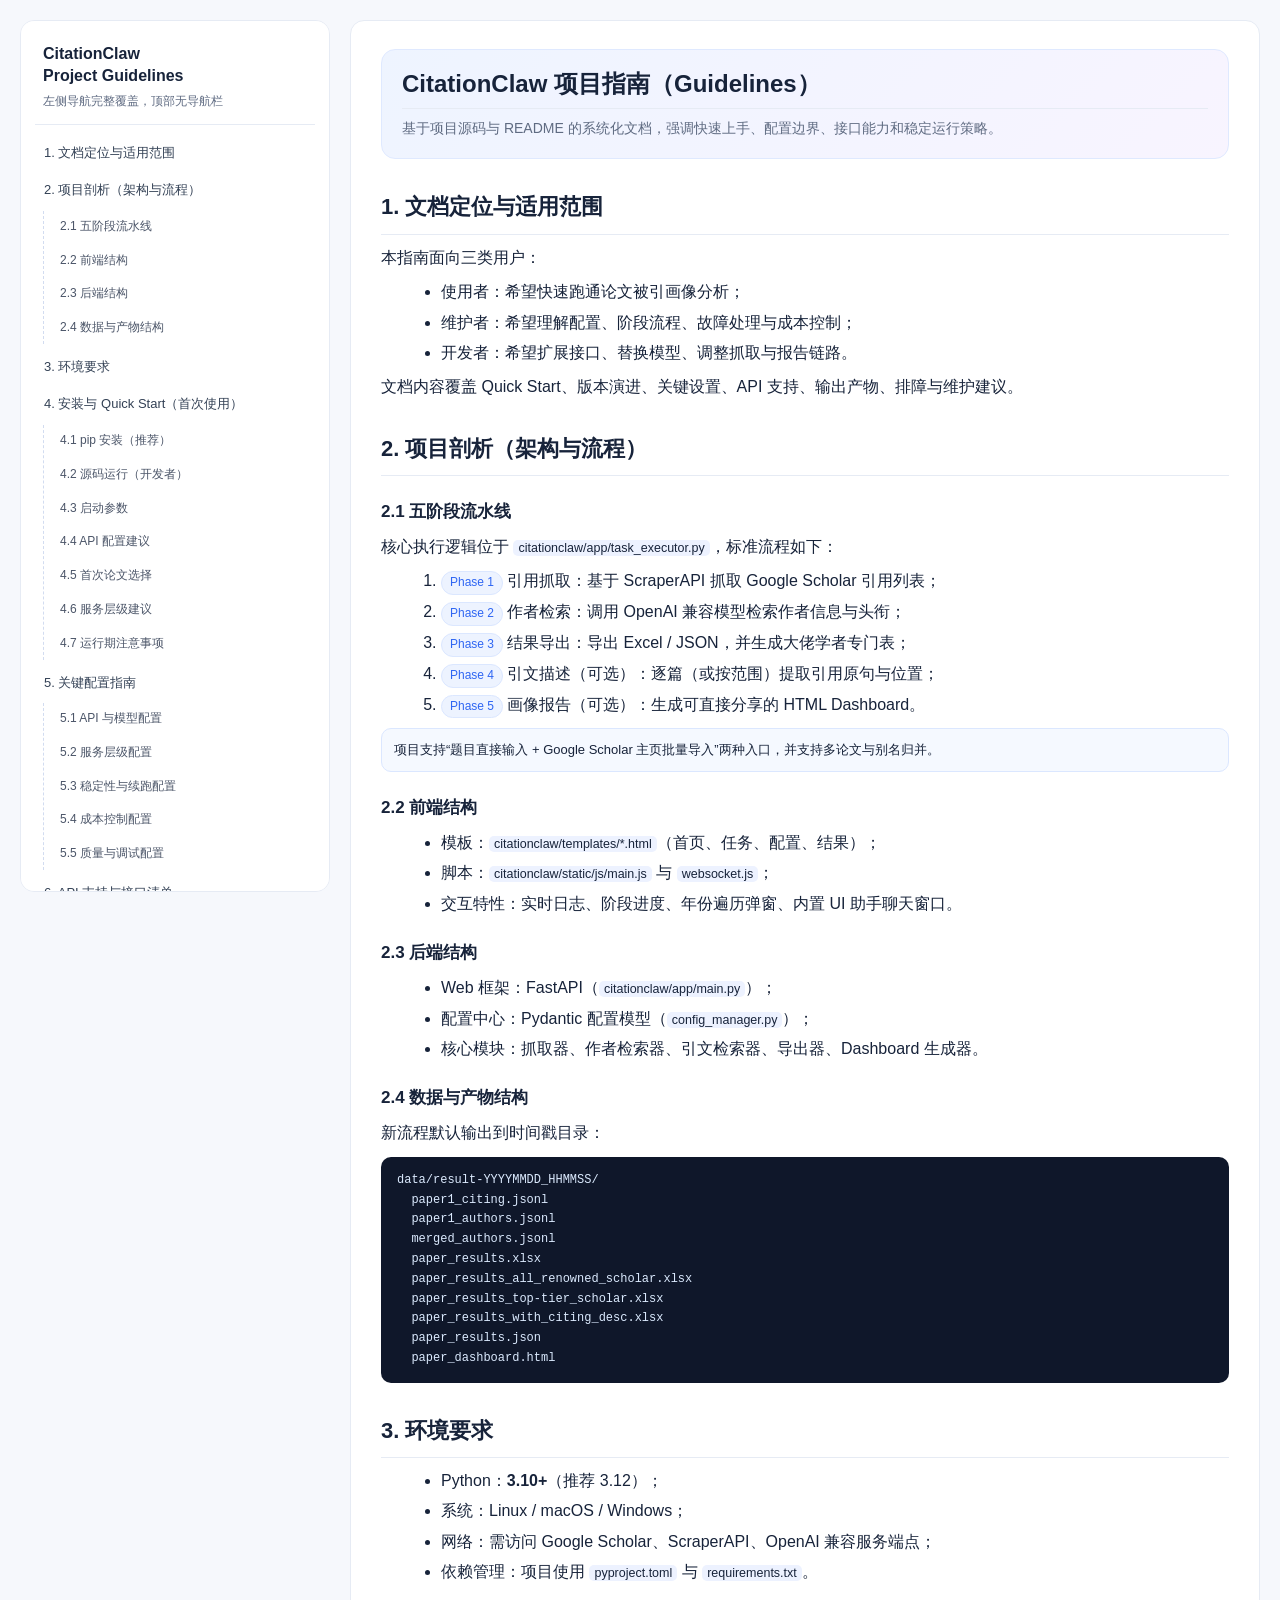
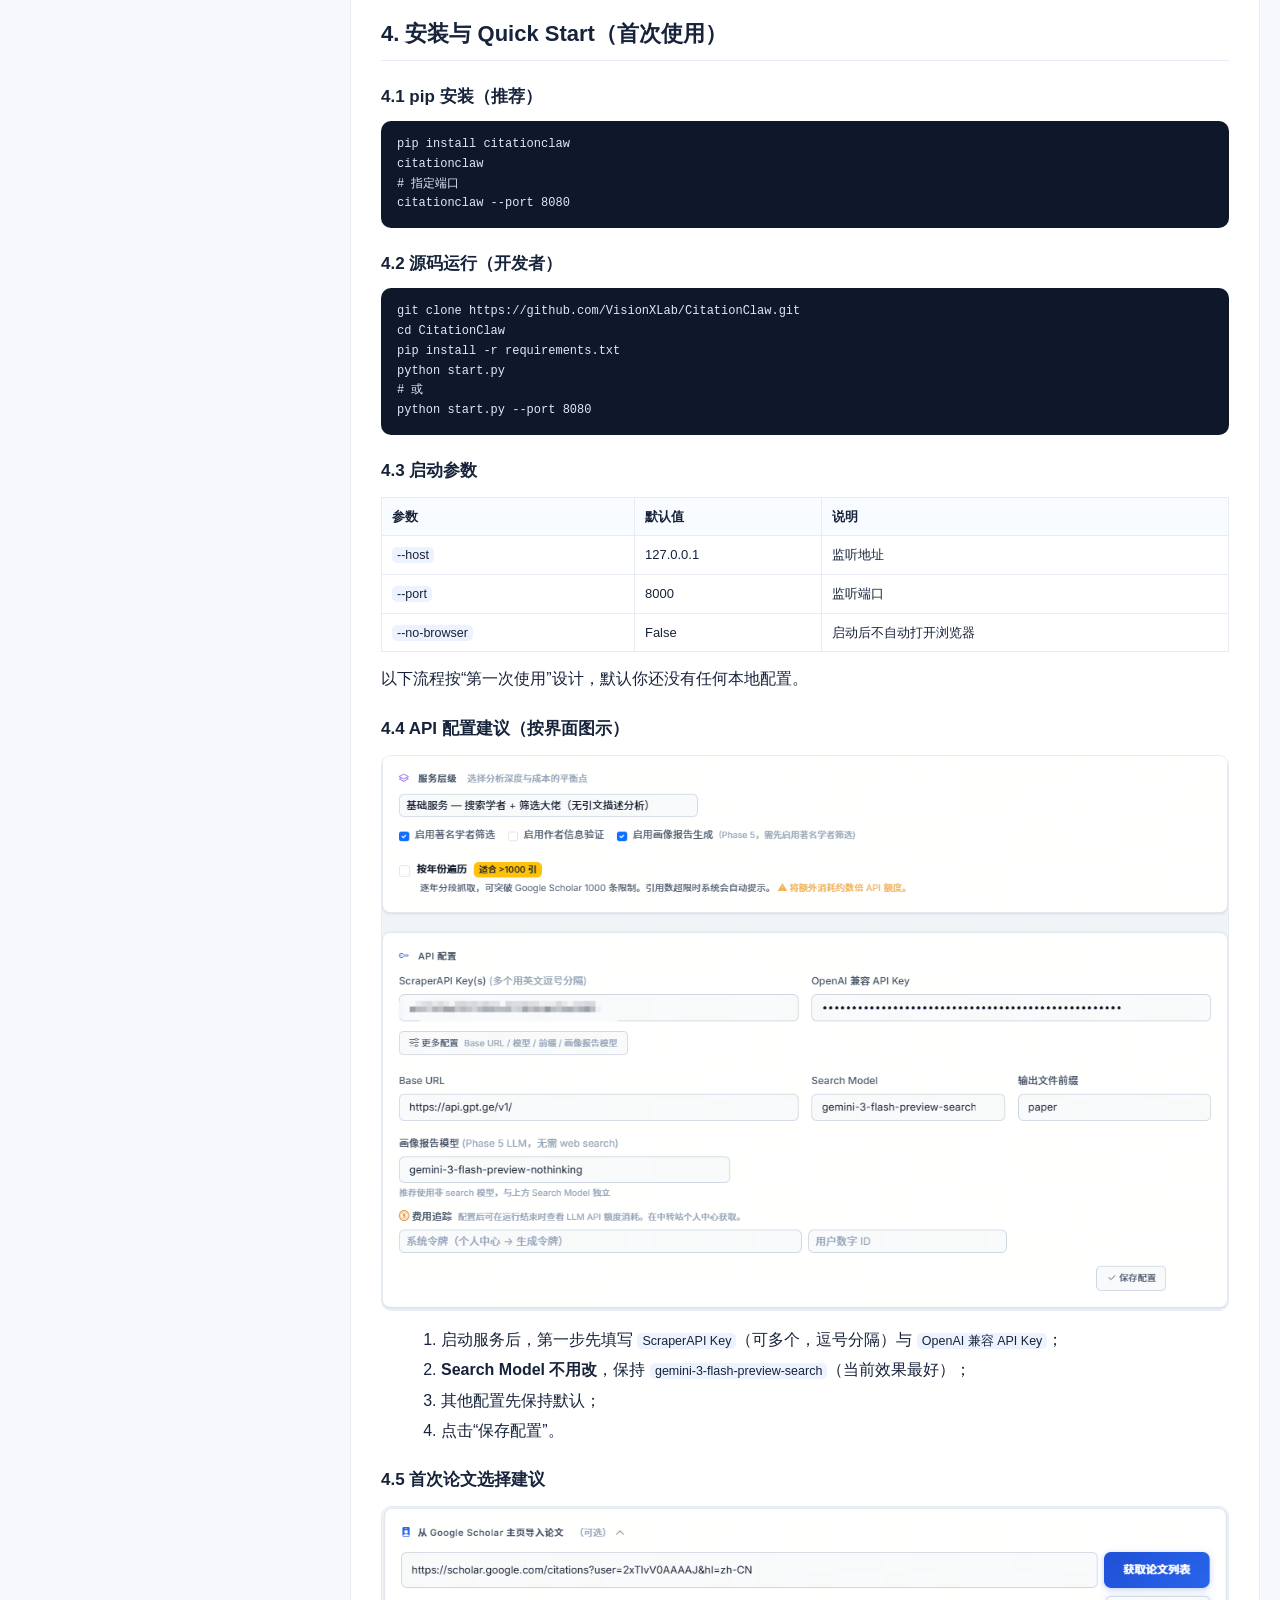
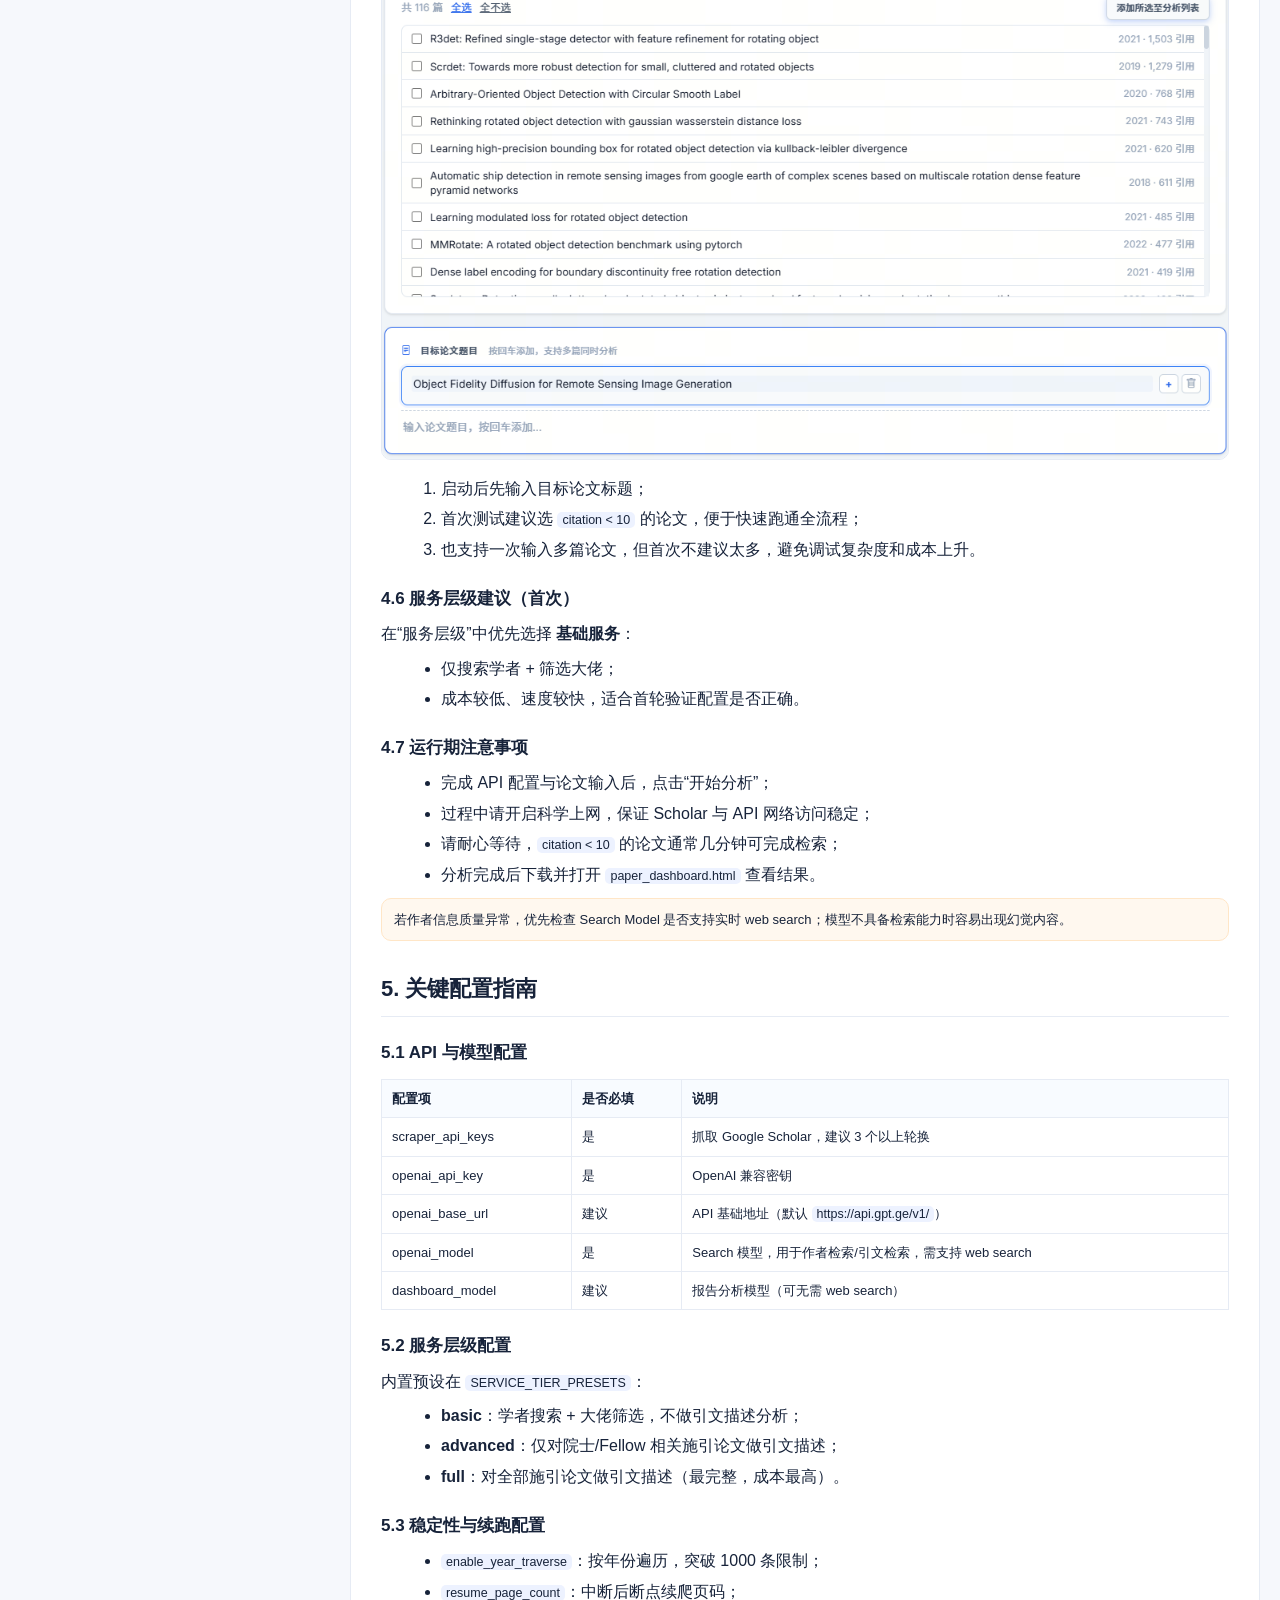
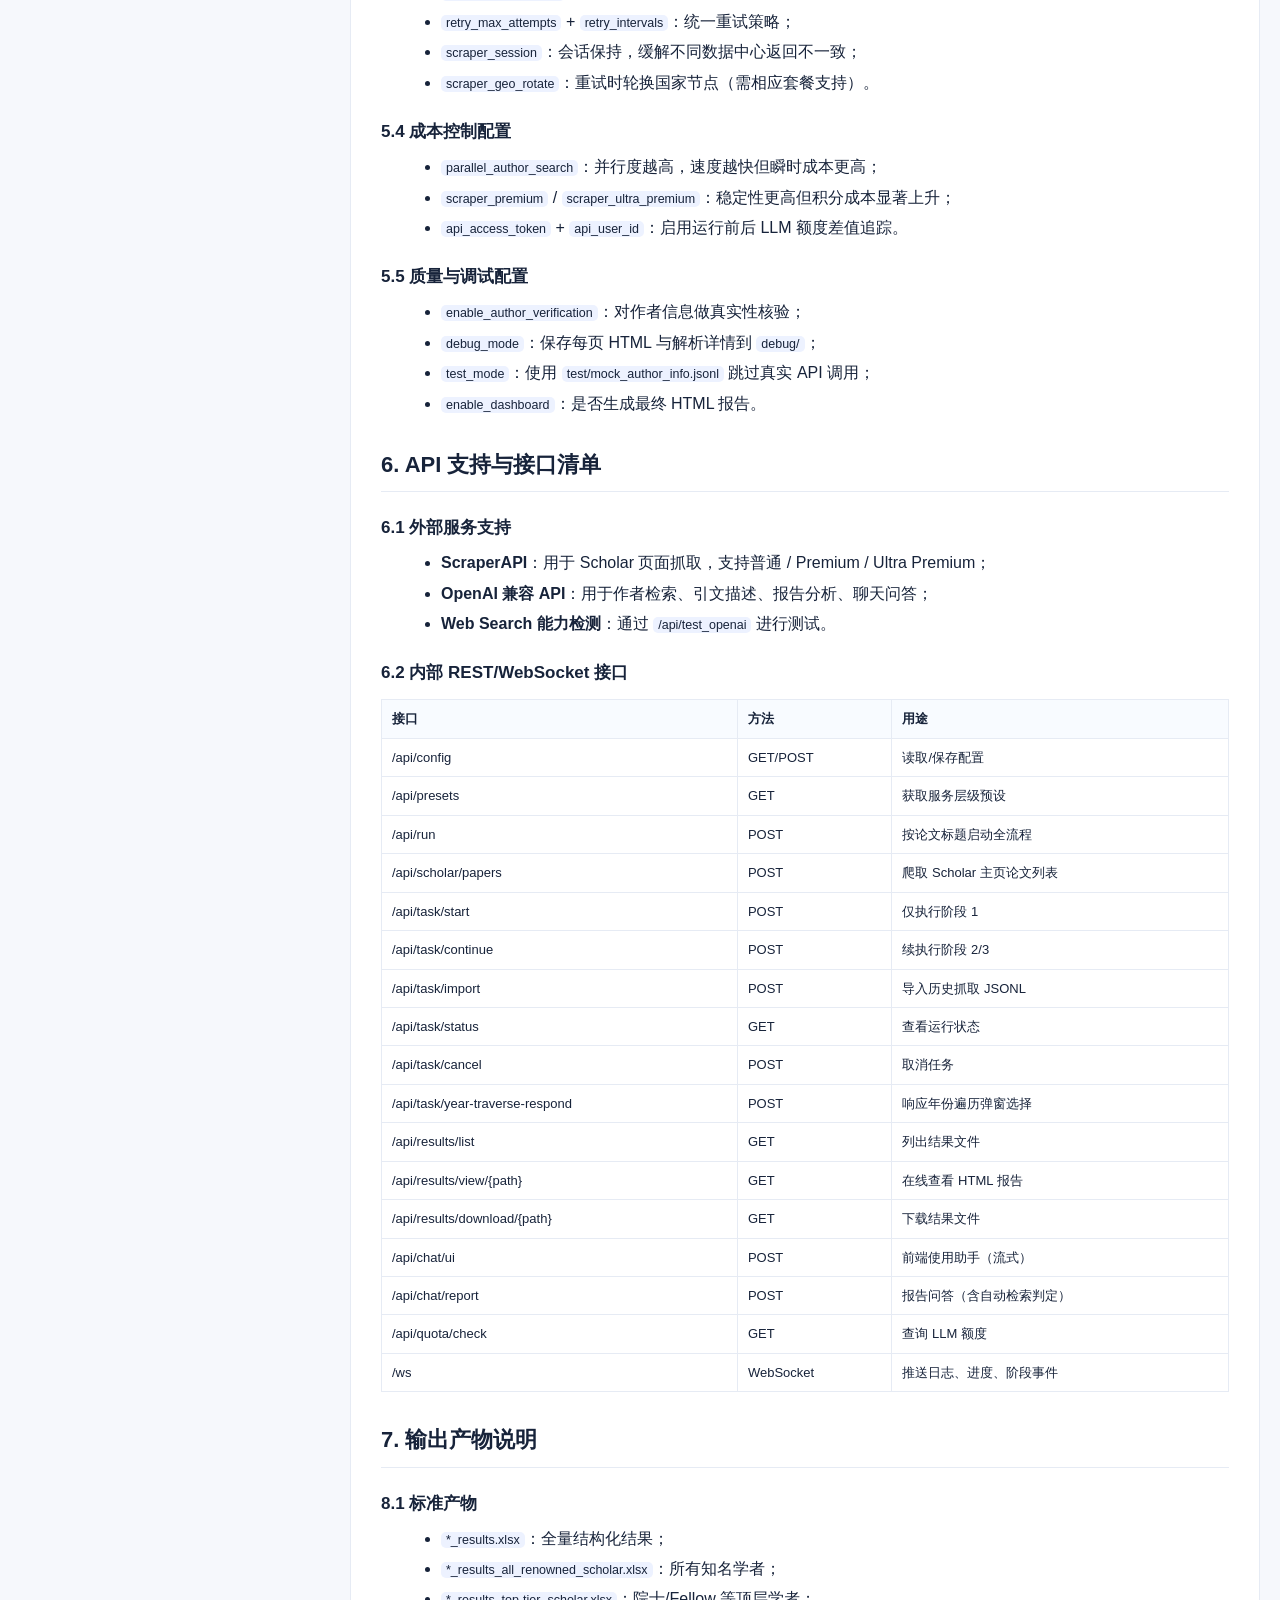
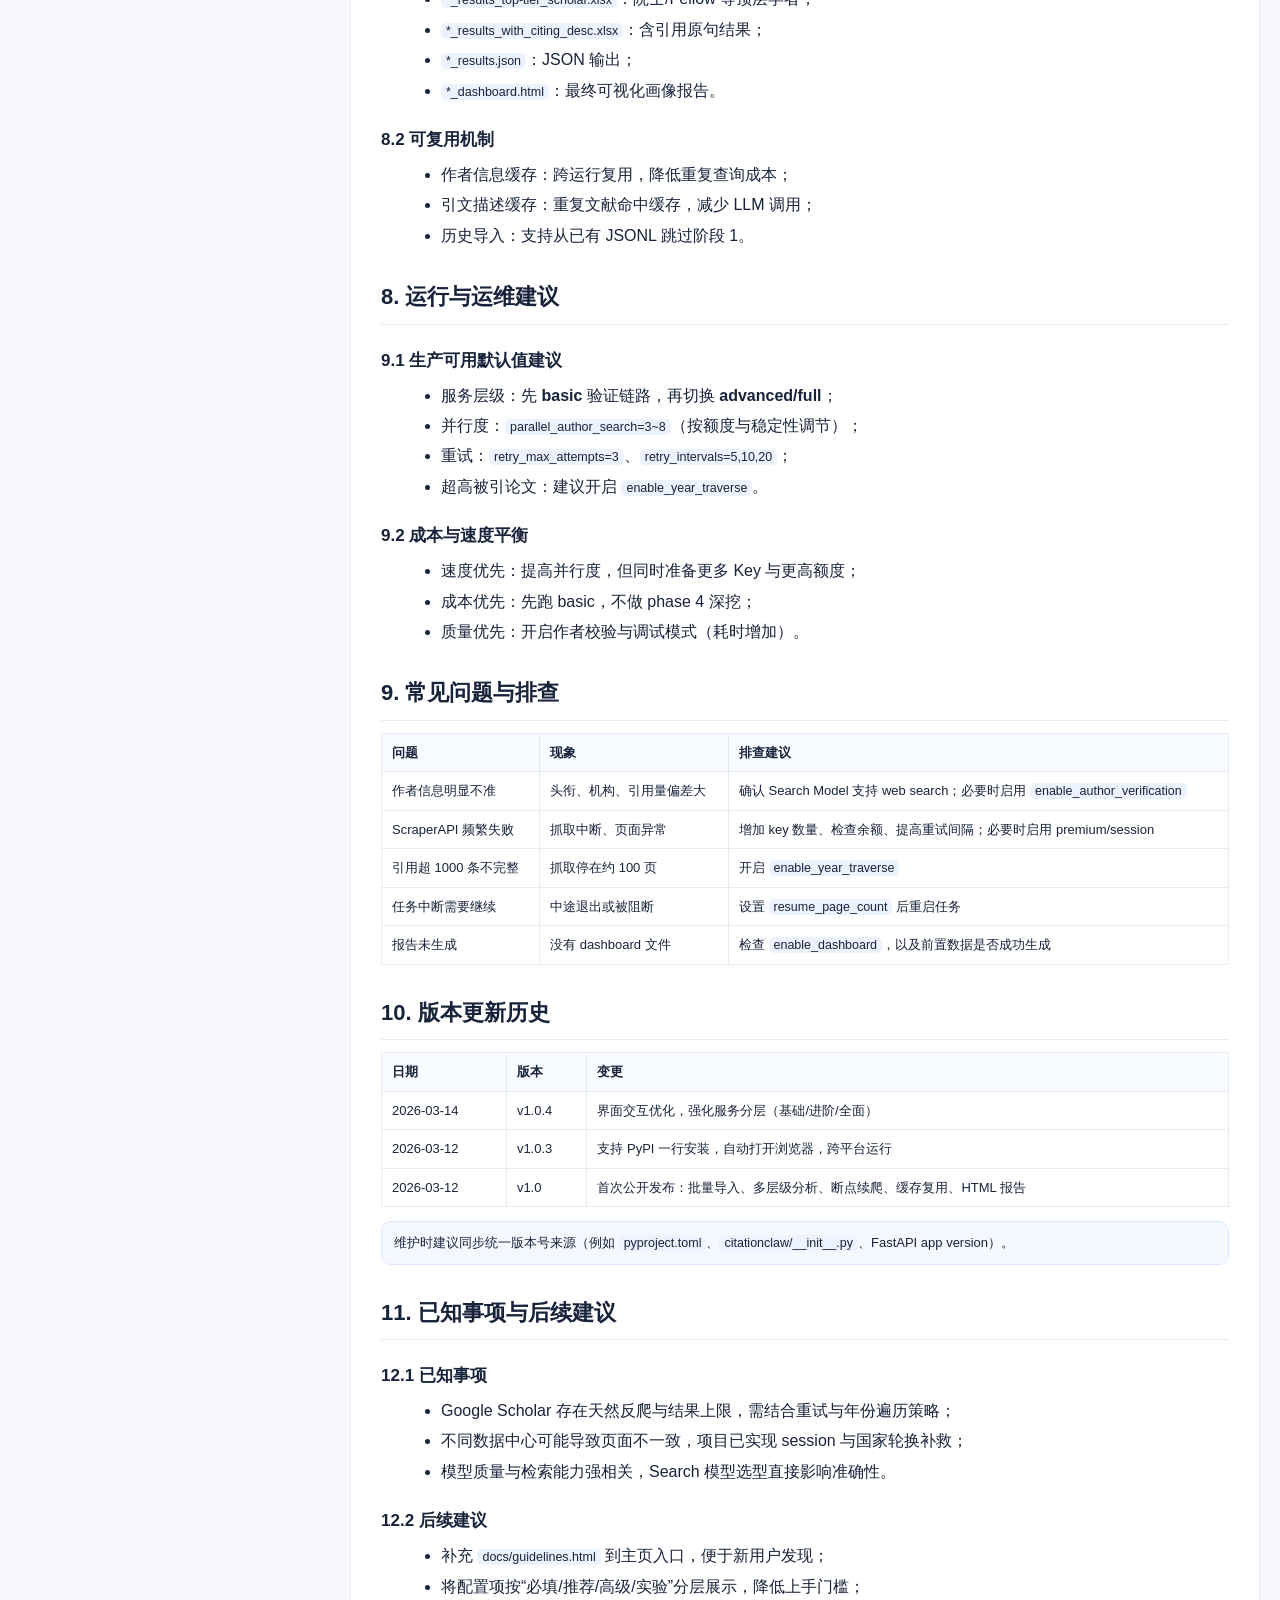
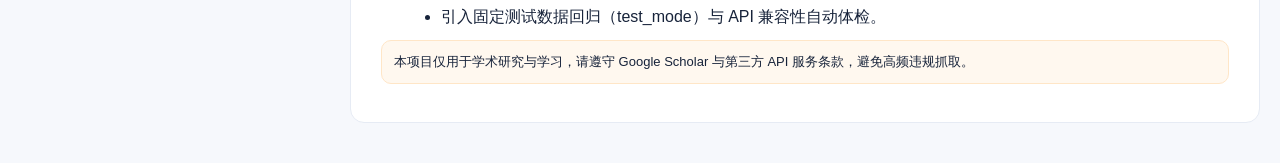
<file: docs/guidelines.html>
<!DOCTYPE html>
<html lang="zh-CN">
<head>
  <meta charset="UTF-8">
  <meta name="viewport" content="width=device-width, initial-scale=1.0">
  <title>CitationClaw Guidelines</title>
  <link rel="icon" href="assets/head_logo.png">
  <meta name="description" content="CitationClaw 项目指南：安装、快速开始、配置、API 支持、版本历史与运维建议。">
  <style>
    :root {
      --bg: #f6f8fc;
      --panel: #ffffff;
      --text: #17233a;
      --muted: #5f6b82;
      --line: #e6ebf4;
      --primary: #2f66f3;
      --primary-soft: #edf3ff;
      --code-bg: #0f172a;
      --code-text: #dbeafe;
      --max-width: 1320px;
      --sidebar-w: 310px;
    }

    * { box-sizing: border-box; }
    html { scroll-behavior: smooth; }
    body {
      margin: 0;
      font-family: -apple-system, BlinkMacSystemFont, "Segoe UI", Roboto, "Helvetica Neue", Arial, "PingFang SC", "Microsoft YaHei", sans-serif;
      color: var(--text);
      background: var(--bg);
      line-height: 1.65;
    }

    .layout {
      max-width: var(--max-width);
      margin: 0 auto;
      display: grid;
      grid-template-columns: var(--sidebar-w) minmax(0, 1fr);
      gap: 20px;
      padding: 20px;
    }

    .sidebar {
      position: sticky;
      top: 14px;
      align-self: start;
      max-height: calc(100vh - 28px);
      overflow: auto;
      background: var(--panel);
      border: 1px solid var(--line);
      border-radius: 14px;
      padding: 16px 14px;
    }

    .brand {
      padding: 6px 8px 12px;
      border-bottom: 1px solid var(--line);
      margin-bottom: 10px;
    }
    .brand h1 {
      margin: 0;
      font-size: 16px;
      line-height: 1.35;
    }
    .brand p {
      margin: 6px 0 0;
      color: var(--muted);
      font-size: 12px;
    }

    .toc { list-style: none; padding: 0; margin: 0; }
    .toc li { margin: 2px 0; }
    .toc a {
      display: block;
      text-decoration: none;
      color: #334155;
      border-radius: 8px;
      padding: 7px 9px;
      font-size: 13px;
    }
    .toc a:hover {
      background: var(--primary-soft);
      color: var(--primary);
    }
    .toc .sub {
      list-style: none;
      margin: 3px 0 5px 8px;
      padding-left: 8px;
      border-left: 1px dashed #d2dcf0;
    }
    .toc .sub a {
      font-size: 12px;
      padding: 6px 8px;
      color: #4b5568;
    }

    .content {
      background: var(--panel);
      border: 1px solid var(--line);
      border-radius: 14px;
      padding: 28px 30px;
    }

    .hero {
      background: linear-gradient(135deg, #eef4ff 0%, #f8f4ff 100%);
      border: 1px solid #dfe9ff;
      border-radius: 14px;
      padding: 18px 20px;
      margin-bottom: 26px;
    }
    .hero h2 {
      margin: 0 0 8px;
      font-size: 24px;
      line-height: 1.35;
    }
    .hero p {
      margin: 0;
      color: var(--muted);
      font-size: 14px;
    }

    h2 {
      margin-top: 30px;
      margin-bottom: 10px;
      font-size: 22px;
      border-bottom: 1px solid var(--line);
      padding-bottom: 8px;
    }
    h3 {
      margin-top: 22px;
      margin-bottom: 8px;
      font-size: 17px;
    }
    h4 {
      margin-top: 16px;
      margin-bottom: 6px;
      font-size: 15px;
    }
    p { margin: 8px 0; }
    ul, ol { margin: 8px 0 8px 20px; }
    li { margin: 4px 0; }

    table {
      width: 100%;
      border-collapse: collapse;
      margin: 12px 0 14px;
      font-size: 13px;
    }
    th, td {
      border: 1px solid var(--line);
      padding: 8px 10px;
      vertical-align: top;
      text-align: left;
    }
    th { background: #f8fbff; }

    .tag {
      display: inline-block;
      padding: 1px 8px;
      border-radius: 99px;
      background: var(--primary-soft);
      border: 1px solid #dbe7ff;
      color: var(--primary);
      font-size: 12px;
      margin-right: 4px;
    }

    pre {
      margin: 10px 0;
      background: var(--code-bg);
      color: var(--code-text);
      border-radius: 10px;
      padding: 14px 16px;
      overflow-x: auto;
      font-size: 12px;
      line-height: 1.65;
    }
    code {
      font-family: ui-monospace, SFMono-Regular, Menlo, Consolas, "Liberation Mono", monospace;
    }
    .inline {
      background: #edf2ff;
      padding: 1px 5px;
      border-radius: 5px;
      font-size: 12.5px;
    }

    .note, .warn {
      border-radius: 10px;
      padding: 10px 12px;
      margin: 10px 0;
      font-size: 13px;
    }
    .note {
      border: 1px solid #dbe7ff;
      background: #f5f9ff;
    }
    .warn {
      border: 1px solid #ffe6c7;
      background: #fff8ef;
    }

    @media (max-width: 1100px) {
      .layout { grid-template-columns: 1fr; }
      .sidebar {
        position: relative;
        top: 0;
        max-height: none;
      }
      .content { padding: 22px 18px; }
    }
  </style>
</head>
<body>
  <div class="layout">
    <aside class="sidebar">
      <div class="brand">
        <h1>CitationClaw<br>Project Guidelines</h1>
        <p>左侧导航完整覆盖，顶部无导航栏</p>
      </div>
      <ul class="toc">
        <li><a href="#overview">1. 文档定位与适用范围</a></li>
        <li><a href="#architecture">2. 项目剖析（架构与流程）</a>
          <ul class="sub">
            <li><a href="#architecture-pipeline">2.1 五阶段流水线</a></li>
            <li><a href="#architecture-frontend">2.2 前端结构</a></li>
            <li><a href="#architecture-backend">2.3 后端结构</a></li>
            <li><a href="#architecture-data">2.4 数据与产物结构</a></li>
          </ul>
        </li>
        <li><a href="#requirements">3. 环境要求</a></li>
        <li><a href="#installation">4. 安装与 Quick Start（首次使用）</a>
          <ul class="sub">
            <li><a href="#installation-pip">4.1 pip 安装（推荐）</a></li>
            <li><a href="#installation-source">4.2 源码运行（开发者）</a></li>
            <li><a href="#installation-cli">4.3 启动参数</a></li>
            <li><a href="#quickstart-api">4.4 API 配置建议</a></li>
            <li><a href="#quickstart-paper">4.5 首次论文选择</a></li>
            <li><a href="#quickstart-tier">4.6 服务层级建议</a></li>
            <li><a href="#quickstart-runtime">4.7 运行期注意事项</a></li>
          </ul>
        </li>
        <li><a href="#core-config">5. 关键配置指南</a>
          <ul class="sub">
            <li><a href="#core-config-api">5.1 API 与模型配置</a></li>
            <li><a href="#core-config-tier">5.2 服务层级配置</a></li>
            <li><a href="#core-config-reliability">5.3 稳定性与续跑配置</a></li>
            <li><a href="#core-config-cost">5.4 成本控制配置</a></li>
            <li><a href="#core-config-quality">5.5 质量与调试配置</a></li>
          </ul>
        </li>
        <li><a href="#api-support">6. API 支持与接口清单</a>
          <ul class="sub">
            <li><a href="#api-external">6.1 外部服务支持</a></li>
            <li><a href="#api-internal">6.2 内部 REST/WebSocket 接口</a></li>
          </ul>
        </li>
        <li><a href="#outputs">7. 输出产物说明</a></li>
        <li><a href="#operations">8. 运行与运维建议</a></li>
        <li><a href="#troubleshooting">9. 常见问题与排查</a></li>
        <li><a href="#changelog">10. 版本更新历史</a></li>
        <li><a href="#roadmap">11. 已知事项与后续建议</a></li>
      </ul>
    </aside>

    <main class="content">
      <div class="hero">
        <h2>CitationClaw 项目指南（Guidelines）</h2>
        <p>基于项目源码与 README 的系统化文档，强调快速上手、配置边界、接口能力和稳定运行策略。</p>
      </div>

      <section id="overview">
        <h2>1. 文档定位与适用范围</h2>
        <p>本指南面向三类用户：</p>
        <ul>
          <li>使用者：希望快速跑通论文被引画像分析；</li>
          <li>维护者：希望理解配置、阶段流程、故障处理与成本控制；</li>
          <li>开发者：希望扩展接口、替换模型、调整抓取与报告链路。</li>
        </ul>
        <p>文档内容覆盖 Quick Start、版本演进、关键设置、API 支持、输出产物、排障与维护建议。</p>
      </section>

      <section id="architecture">
        <h2>2. 项目剖析（架构与流程）</h2>

        <h3 id="architecture-pipeline">2.1 五阶段流水线</h3>
        <p>核心执行逻辑位于 <span class="inline">citationclaw/app/task_executor.py</span>，标准流程如下：</p>
        <ol>
          <li><span class="tag">Phase 1</span>引用抓取：基于 ScraperAPI 抓取 Google Scholar 引用列表；</li>
          <li><span class="tag">Phase 2</span>作者检索：调用 OpenAI 兼容模型检索作者信息与头衔；</li>
          <li><span class="tag">Phase 3</span>结果导出：导出 Excel / JSON，并生成大佬学者专门表；</li>
          <li><span class="tag">Phase 4</span>引文描述（可选）：逐篇（或按范围）提取引用原句与位置；</li>
          <li><span class="tag">Phase 5</span>画像报告（可选）：生成可直接分享的 HTML Dashboard。</li>
        </ol>
        <div class="note">
          项目支持“题目直接输入 + Google Scholar 主页批量导入”两种入口，并支持多论文与别名归并。
        </div>

        <h3 id="architecture-frontend">2.2 前端结构</h3>
        <ul>
          <li>模板：<span class="inline">citationclaw/templates/*.html</span>（首页、任务、配置、结果）；</li>
          <li>脚本：<span class="inline">citationclaw/static/js/main.js</span> 与 <span class="inline">websocket.js</span>；</li>
          <li>交互特性：实时日志、阶段进度、年份遍历弹窗、内置 UI 助手聊天窗口。</li>
        </ul>

        <h3 id="architecture-backend">2.3 后端结构</h3>
        <ul>
          <li>Web 框架：FastAPI（<span class="inline">citationclaw/app/main.py</span>）；</li>
          <li>配置中心：Pydantic 配置模型（<span class="inline">config_manager.py</span>）；</li>
          <li>核心模块：抓取器、作者检索器、引文检索器、导出器、Dashboard 生成器。</li>
        </ul>

        <h3 id="architecture-data">2.4 数据与产物结构</h3>
        <p>新流程默认输出到时间戳目录：</p>
        <pre><code>data/result-YYYYMMDD_HHMMSS/
  paper1_citing.jsonl
  paper1_authors.jsonl
  merged_authors.jsonl
  paper_results.xlsx
  paper_results_all_renowned_scholar.xlsx
  paper_results_top-tier_scholar.xlsx
  paper_results_with_citing_desc.xlsx
  paper_results.json
  paper_dashboard.html</code></pre>
      </section>

      <section id="requirements">
        <h2>3. 环境要求</h2>
        <ul>
          <li>Python：<strong>3.10+</strong>（推荐 3.12）；</li>
          <li>系统：Linux / macOS / Windows；</li>
          <li>网络：需访问 Google Scholar、ScraperAPI、OpenAI 兼容服务端点；</li>
          <li>依赖管理：项目使用 <span class="inline">pyproject.toml</span> 与 <span class="inline">requirements.txt</span>。</li>
        </ul>
      </section>

      <section id="installation">
        <h2>4. 安装与 Quick Start（首次使用）</h2>

        <h3 id="installation-pip">4.1 pip 安装（推荐）</h3>
        <pre><code>pip install citationclaw
citationclaw
# 指定端口
citationclaw --port 8080</code></pre>

        <h3 id="installation-source">4.2 源码运行（开发者）</h3>
        <pre><code>git clone https://github.com/VisionXLab/CitationClaw.git
cd CitationClaw
pip install -r requirements.txt
python start.py
# 或
python start.py --port 8080</code></pre>

        <h3 id="installation-cli">4.3 启动参数</h3>
        <table>
          <thead>
            <tr><th>参数</th><th>默认值</th><th>说明</th></tr>
          </thead>
          <tbody>
            <tr><td><span class="inline">--host</span></td><td>127.0.0.1</td><td>监听地址</td></tr>
            <tr><td><span class="inline">--port</span></td><td>8000</td><td>监听端口</td></tr>
            <tr><td><span class="inline">--no-browser</span></td><td>False</td><td>启动后不自动打开浏览器</td></tr>
          </tbody>
        </table>

        <p>以下流程按“第一次使用”设计，默认你还没有任何本地配置。</p>

        <h3 id="quickstart-api">4.4 API 配置建议（按界面图示）</h3>
        <figure style="margin:12px 0 16px;">
          <img src="assets/guidelines/quick_api.png" alt="Quick Start API 配置示意"
               style="width:100%;max-width:980px;border:1px solid var(--line);border-radius:10px;display:block;">
        </figure>
        <ol>
          <li>启动服务后，第一步先填写 <span class="inline">ScraperAPI Key</span>（可多个，逗号分隔）与 <span class="inline">OpenAI 兼容 API Key</span>；</li>
          <li><strong>Search Model 不用改</strong>，保持 <span class="inline">gemini-3-flash-preview-search</span>（当前效果最好）；</li>
          <li>其他配置先保持默认；</li>
          <li>点击“保存配置”。</li>
        </ol>

        <h3 id="quickstart-paper">4.5 首次论文选择建议</h3>
        <figure style="margin:12px 0 16px;">
          <img src="assets/guidelines/quick_paper.png" alt="Quick Start 论文输入示意"
               style="width:100%;max-width:980px;border:1px solid var(--line);border-radius:10px;display:block;">
        </figure>
        <ol>
          <li>启动后先输入目标论文标题；</li>
          <li>首次测试建议选 <span class="inline">citation &lt; 10</span> 的论文，便于快速跑通全流程；</li>
          <li>也支持一次输入多篇论文，但首次不建议太多，避免调试复杂度和成本上升。</li>
        </ol>

        <h3 id="quickstart-tier">4.6 服务层级建议（首次）</h3>
        <p>在“服务层级”中优先选择 <strong>基础服务</strong>：</p>
        <ul>
          <li>仅搜索学者 + 筛选大佬；</li>
          <li>成本较低、速度较快，适合首轮验证配置是否正确。</li>
        </ul>

        <h3 id="quickstart-runtime">4.7 运行期注意事项</h3>
        <ul>
          <li>完成 API 配置与论文输入后，点击“开始分析”；</li>
          <li>过程中请开启科学上网，保证 Scholar 与 API 网络访问稳定；</li>
          <li>请耐心等待，<span class="inline">citation &lt; 10</span> 的论文通常几分钟可完成检索；</li>
          <li>分析完成后下载并打开 <span class="inline">paper_dashboard.html</span> 查看结果。</li>
        </ul>

        <div class="warn">
          若作者信息质量异常，优先检查 Search Model 是否支持实时 web search；模型不具备检索能力时容易出现幻觉内容。
        </div>
      </section>

      <section id="core-config">
        <h2>5. 关键配置指南</h2>

        <h3 id="core-config-api">5.1 API 与模型配置</h3>
        <table>
          <thead>
            <tr><th>配置项</th><th>是否必填</th><th>说明</th></tr>
          </thead>
          <tbody>
            <tr><td>scraper_api_keys</td><td>是</td><td>抓取 Google Scholar，建议 3 个以上轮换</td></tr>
            <tr><td>openai_api_key</td><td>是</td><td>OpenAI 兼容密钥</td></tr>
            <tr><td>openai_base_url</td><td>建议</td><td>API 基础地址（默认 <span class="inline">https://api.gpt.ge/v1/</span>）</td></tr>
            <tr><td>openai_model</td><td>是</td><td>Search 模型，用于作者检索/引文检索，需支持 web search</td></tr>
            <tr><td>dashboard_model</td><td>建议</td><td>报告分析模型（可无需 web search）</td></tr>
          </tbody>
        </table>

        <h3 id="core-config-tier">5.2 服务层级配置</h3>
        <p>内置预设在 <span class="inline">SERVICE_TIER_PRESETS</span>：</p>
        <ul>
          <li><strong>basic</strong>：学者搜索 + 大佬筛选，不做引文描述分析；</li>
          <li><strong>advanced</strong>：仅对院士/Fellow 相关施引论文做引文描述；</li>
          <li><strong>full</strong>：对全部施引论文做引文描述（最完整，成本最高）。</li>
        </ul>

        <h3 id="core-config-reliability">5.3 稳定性与续跑配置</h3>
        <ul>
          <li><span class="inline">enable_year_traverse</span>：按年份遍历，突破 1000 条限制；</li>
          <li><span class="inline">resume_page_count</span>：中断后断点续爬页码；</li>
          <li><span class="inline">retry_max_attempts</span> + <span class="inline">retry_intervals</span>：统一重试策略；</li>
          <li><span class="inline">scraper_session</span>：会话保持，缓解不同数据中心返回不一致；</li>
          <li><span class="inline">scraper_geo_rotate</span>：重试时轮换国家节点（需相应套餐支持）。</li>
        </ul>

        <h3 id="core-config-cost">5.4 成本控制配置</h3>
        <ul>
          <li><span class="inline">parallel_author_search</span>：并行度越高，速度越快但瞬时成本更高；</li>
          <li><span class="inline">scraper_premium</span> / <span class="inline">scraper_ultra_premium</span>：稳定性更高但积分成本显著上升；</li>
          <li><span class="inline">api_access_token</span> + <span class="inline">api_user_id</span>：启用运行前后 LLM 额度差值追踪。</li>
        </ul>

        <h3 id="core-config-quality">5.5 质量与调试配置</h3>
        <ul>
          <li><span class="inline">enable_author_verification</span>：对作者信息做真实性核验；</li>
          <li><span class="inline">debug_mode</span>：保存每页 HTML 与解析详情到 <span class="inline">debug/</span>；</li>
          <li><span class="inline">test_mode</span>：使用 <span class="inline">test/mock_author_info.jsonl</span> 跳过真实 API 调用；</li>
          <li><span class="inline">enable_dashboard</span>：是否生成最终 HTML 报告。</li>
        </ul>
      </section>

      <section id="api-support">
        <h2>6. API 支持与接口清单</h2>

        <h3 id="api-external">6.1 外部服务支持</h3>
        <ul>
          <li><strong>ScraperAPI</strong>：用于 Scholar 页面抓取，支持普通 / Premium / Ultra Premium；</li>
          <li><strong>OpenAI 兼容 API</strong>：用于作者检索、引文描述、报告分析、聊天问答；</li>
          <li><strong>Web Search 能力检测</strong>：通过 <span class="inline">/api/test_openai</span> 进行测试。</li>
        </ul>

        <h3 id="api-internal">6.2 内部 REST/WebSocket 接口</h3>
        <table>
          <thead>
            <tr><th>接口</th><th>方法</th><th>用途</th></tr>
          </thead>
          <tbody>
            <tr><td>/api/config</td><td>GET/POST</td><td>读取/保存配置</td></tr>
            <tr><td>/api/presets</td><td>GET</td><td>获取服务层级预设</td></tr>
            <tr><td>/api/run</td><td>POST</td><td>按论文标题启动全流程</td></tr>
            <tr><td>/api/scholar/papers</td><td>POST</td><td>爬取 Scholar 主页论文列表</td></tr>
            <tr><td>/api/task/start</td><td>POST</td><td>仅执行阶段 1</td></tr>
            <tr><td>/api/task/continue</td><td>POST</td><td>续执行阶段 2/3</td></tr>
            <tr><td>/api/task/import</td><td>POST</td><td>导入历史抓取 JSONL</td></tr>
            <tr><td>/api/task/status</td><td>GET</td><td>查看运行状态</td></tr>
            <tr><td>/api/task/cancel</td><td>POST</td><td>取消任务</td></tr>
            <tr><td>/api/task/year-traverse-respond</td><td>POST</td><td>响应年份遍历弹窗选择</td></tr>
            <tr><td>/api/results/list</td><td>GET</td><td>列出结果文件</td></tr>
            <tr><td>/api/results/view/{path}</td><td>GET</td><td>在线查看 HTML 报告</td></tr>
            <tr><td>/api/results/download/{path}</td><td>GET</td><td>下载结果文件</td></tr>
            <tr><td>/api/chat/ui</td><td>POST</td><td>前端使用助手（流式）</td></tr>
            <tr><td>/api/chat/report</td><td>POST</td><td>报告问答（含自动检索判定）</td></tr>
            <tr><td>/api/quota/check</td><td>GET</td><td>查询 LLM 额度</td></tr>
            <tr><td>/ws</td><td>WebSocket</td><td>推送日志、进度、阶段事件</td></tr>
          </tbody>
        </table>
      </section>

      <section id="outputs">
        <h2>7. 输出产物说明</h2>
        <h3>8.1 标准产物</h3>
        <ul>
          <li><span class="inline">*_results.xlsx</span>：全量结构化结果；</li>
          <li><span class="inline">*_results_all_renowned_scholar.xlsx</span>：所有知名学者；</li>
          <li><span class="inline">*_results_top-tier_scholar.xlsx</span>：院士/Fellow 等顶层学者；</li>
          <li><span class="inline">*_results_with_citing_desc.xlsx</span>：含引用原句结果；</li>
          <li><span class="inline">*_results.json</span>：JSON 输出；</li>
          <li><span class="inline">*_dashboard.html</span>：最终可视化画像报告。</li>
        </ul>
        <h3>8.2 可复用机制</h3>
        <ul>
          <li>作者信息缓存：跨运行复用，降低重复查询成本；</li>
          <li>引文描述缓存：重复文献命中缓存，减少 LLM 调用；</li>
          <li>历史导入：支持从已有 JSONL 跳过阶段 1。</li>
        </ul>
      </section>

      <section id="operations">
        <h2>8. 运行与运维建议</h2>
        <h3>9.1 生产可用默认值建议</h3>
        <ul>
          <li>服务层级：先 <strong>basic</strong> 验证链路，再切换 <strong>advanced/full</strong>；</li>
          <li>并行度：<span class="inline">parallel_author_search=3~8</span>（按额度与稳定性调节）；</li>
          <li>重试：<span class="inline">retry_max_attempts=3</span>、<span class="inline">retry_intervals=5,10,20</span>；</li>
          <li>超高被引论文：建议开启 <span class="inline">enable_year_traverse</span>。</li>
        </ul>

        <h3>9.2 成本与速度平衡</h3>
        <ul>
          <li>速度优先：提高并行度，但同时准备更多 Key 与更高额度；</li>
          <li>成本优先：先跑 basic，不做 phase 4 深挖；</li>
          <li>质量优先：开启作者校验与调试模式（耗时增加）。</li>
        </ul>
      </section>

      <section id="troubleshooting">
        <h2>9. 常见问题与排查</h2>
        <table>
          <thead>
            <tr><th>问题</th><th>现象</th><th>排查建议</th></tr>
          </thead>
          <tbody>
            <tr>
              <td>作者信息明显不准</td>
              <td>头衔、机构、引用量偏差大</td>
              <td>确认 Search Model 支持 web search；必要时启用 <span class="inline">enable_author_verification</span></td>
            </tr>
            <tr>
              <td>ScraperAPI 频繁失败</td>
              <td>抓取中断、页面异常</td>
              <td>增加 key 数量、检查余额、提高重试间隔；必要时启用 premium/session</td>
            </tr>
            <tr>
              <td>引用超 1000 条不完整</td>
              <td>抓取停在约 100 页</td>
              <td>开启 <span class="inline">enable_year_traverse</span></td>
            </tr>
            <tr>
              <td>任务中断需要继续</td>
              <td>中途退出或被阻断</td>
              <td>设置 <span class="inline">resume_page_count</span> 后重启任务</td>
            </tr>
            <tr>
              <td>报告未生成</td>
              <td>没有 dashboard 文件</td>
              <td>检查 <span class="inline">enable_dashboard</span>，以及前置数据是否成功生成</td>
            </tr>
          </tbody>
        </table>
      </section>

      <section id="changelog">
        <h2>10. 版本更新历史</h2>
        <table>
          <thead>
            <tr><th>日期</th><th>版本</th><th>变更</th></tr>
          </thead>
          <tbody>
            <tr><td>2026-03-14</td><td>v1.0.4</td><td>界面交互优化，强化服务分层（基础/进阶/全面）</td></tr>
            <tr><td>2026-03-12</td><td>v1.0.3</td><td>支持 PyPI 一行安装，自动打开浏览器，跨平台运行</td></tr>
            <tr><td>2026-03-12</td><td>v1.0</td><td>首次公开发布：批量导入、多层级分析、断点续爬、缓存复用、HTML 报告</td></tr>
          </tbody>
        </table>
        <div class="note">
          维护时建议同步统一版本号来源（例如 <span class="inline">pyproject.toml</span>、<span class="inline">citationclaw/__init__.py</span>、FastAPI app version）。
        </div>
      </section>

      <section id="roadmap">
        <h2>11. 已知事项与后续建议</h2>
        <h3>12.1 已知事项</h3>
        <ul>
          <li>Google Scholar 存在天然反爬与结果上限，需结合重试与年份遍历策略；</li>
          <li>不同数据中心可能导致页面不一致，项目已实现 session 与国家轮换补救；</li>
          <li>模型质量与检索能力强相关，Search 模型选型直接影响准确性。</li>
        </ul>

        <h3>12.2 后续建议</h3>
        <ul>
          <li>补充 <span class="inline">docs/guidelines.html</span> 到主页入口，便于新用户发现；</li>
          <li>将配置项按“必填/推荐/高级/实验”分层展示，降低上手门槛；</li>
          <li>引入固定测试数据回归（test_mode）与 API 兼容性自动体检。</li>
        </ul>

        <div class="warn">
          本项目仅用于学术研究与学习，请遵守 Google Scholar 与第三方 API 服务条款，避免高频违规抓取。
        </div>
      </section>
    </main>
  </div>
</body>
</html>
</file>
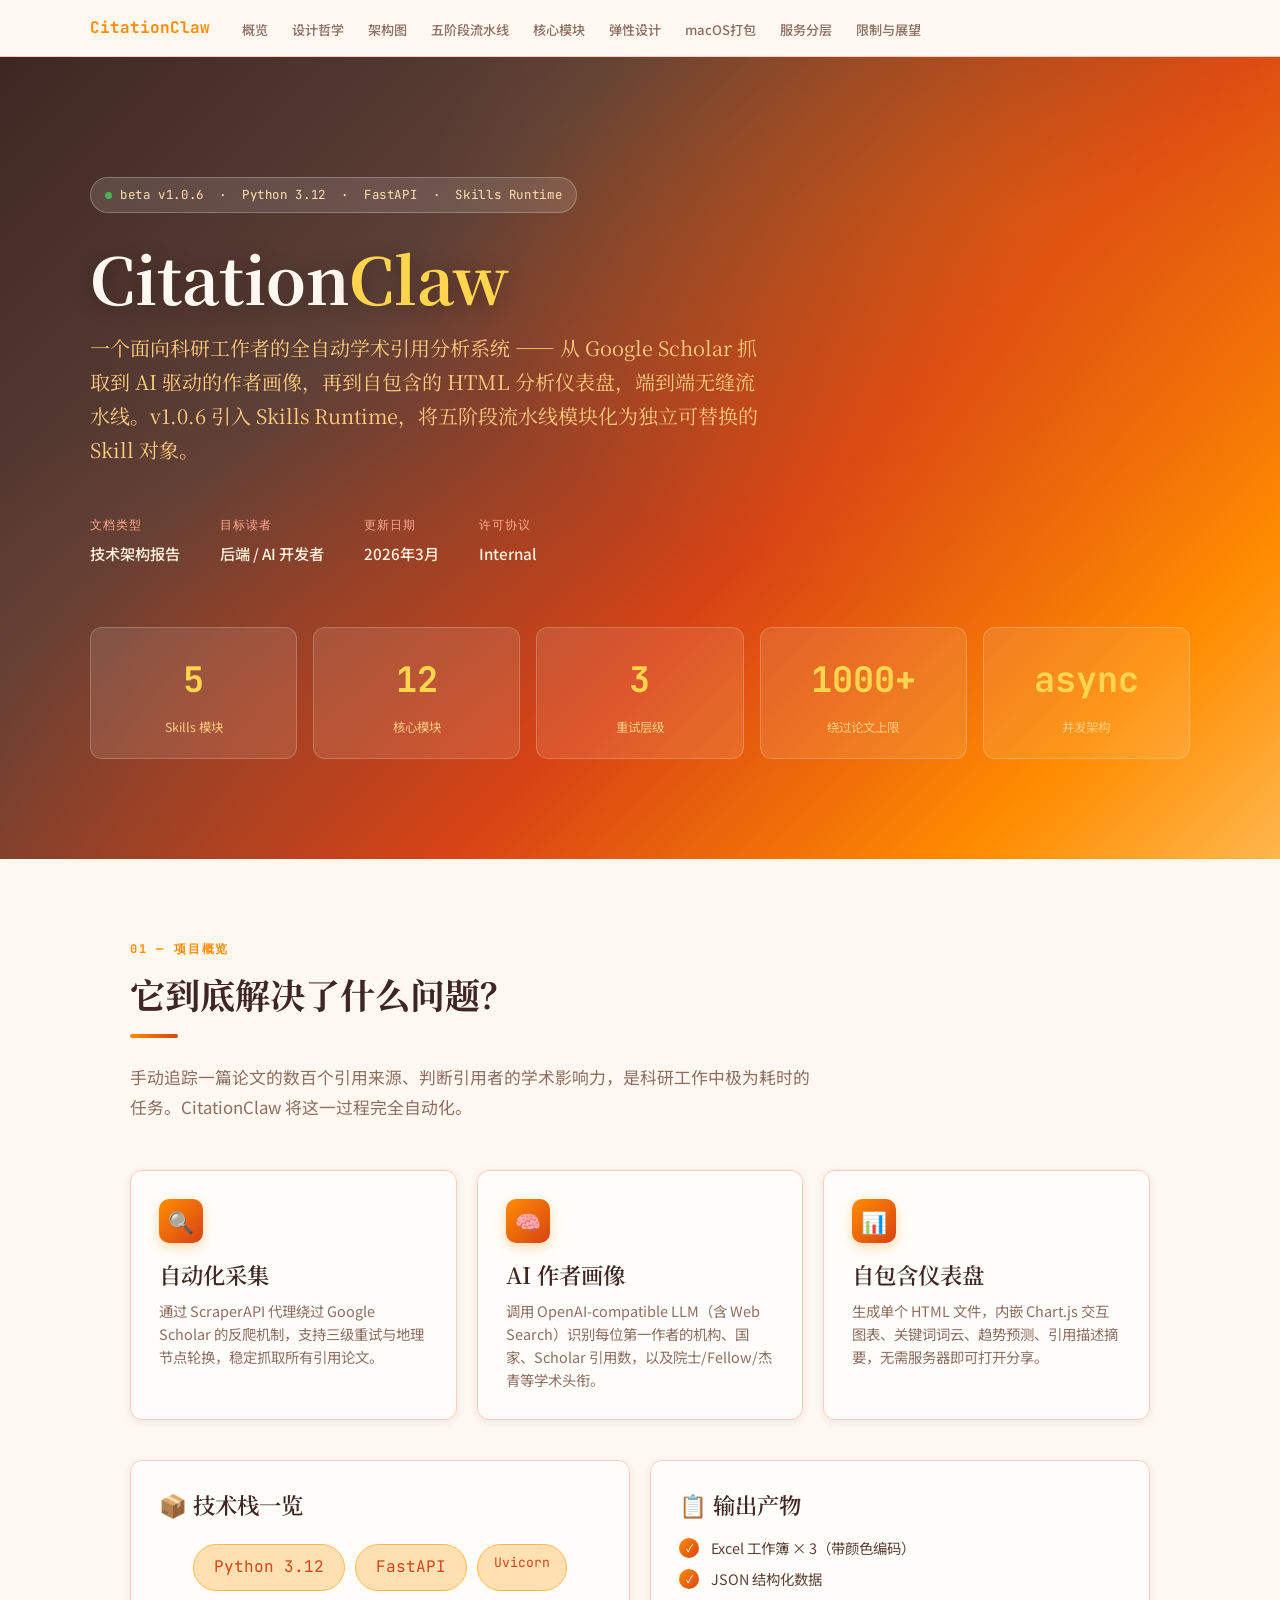
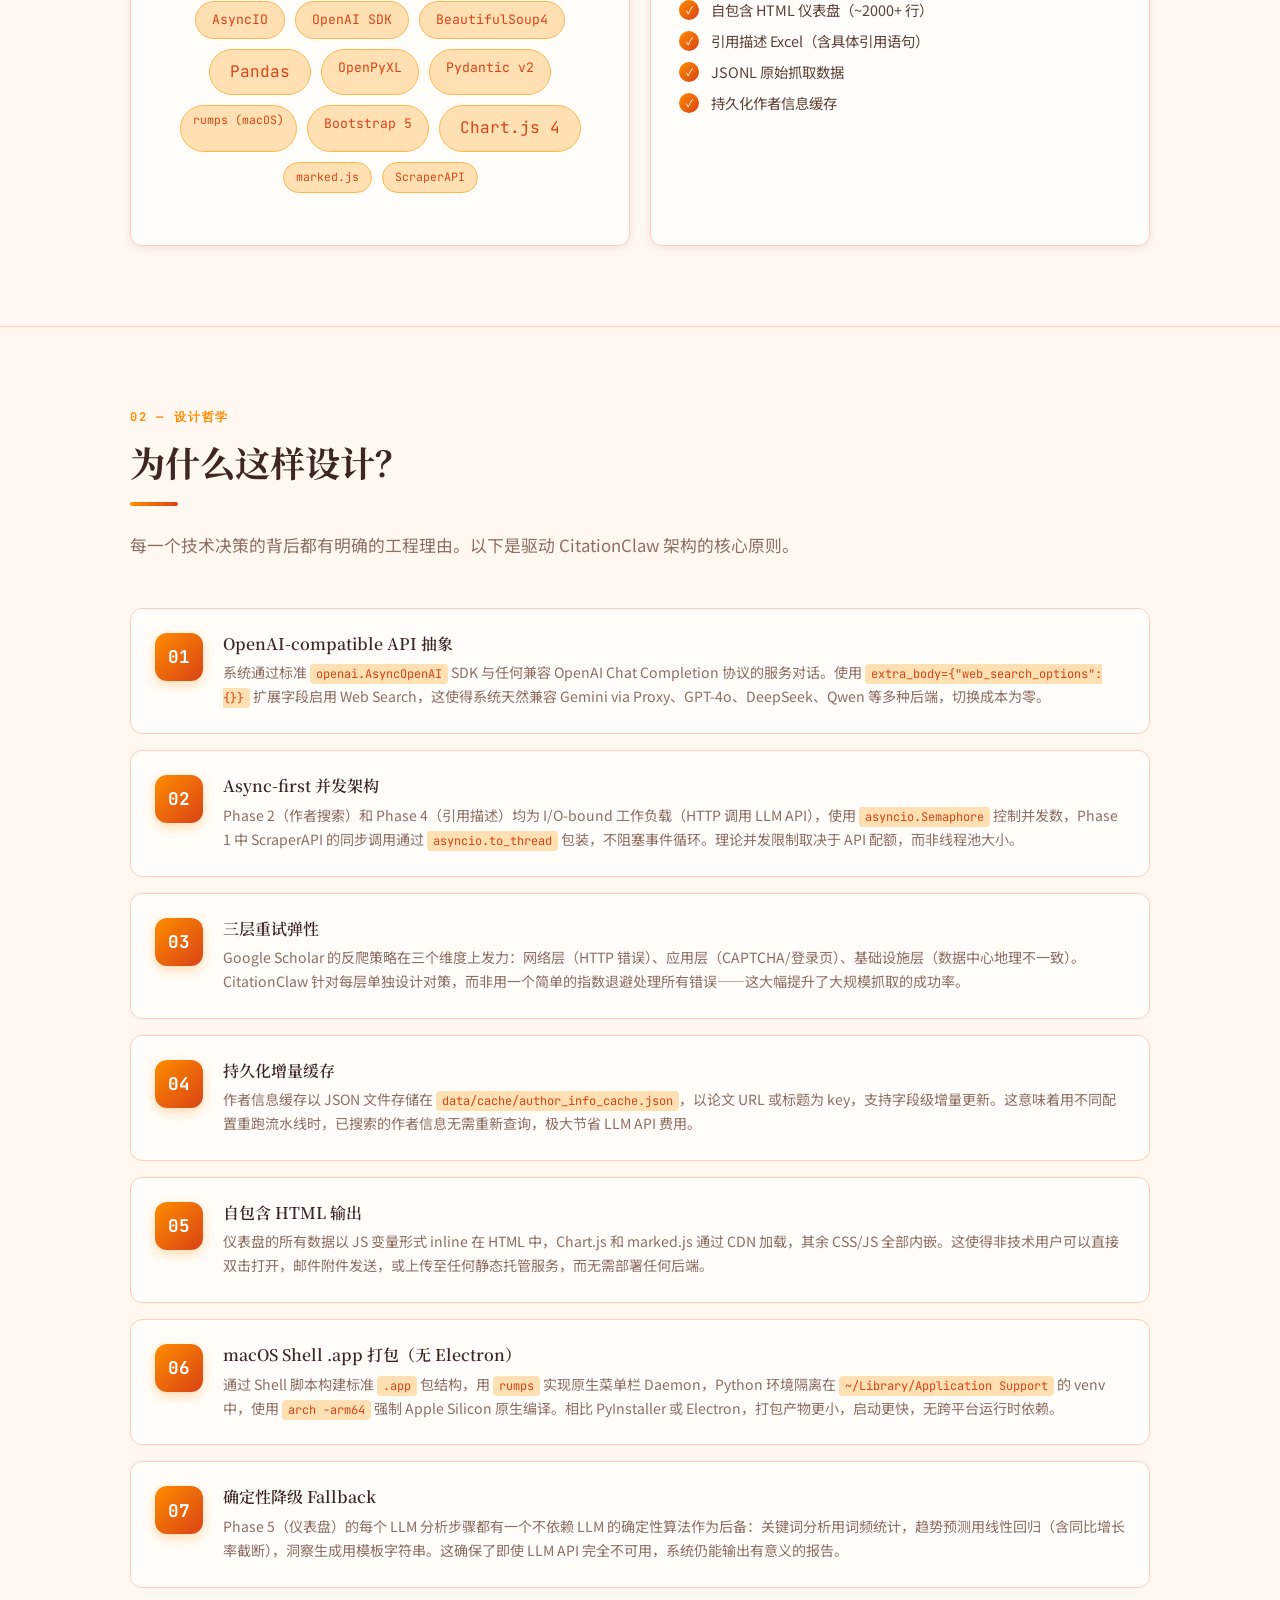
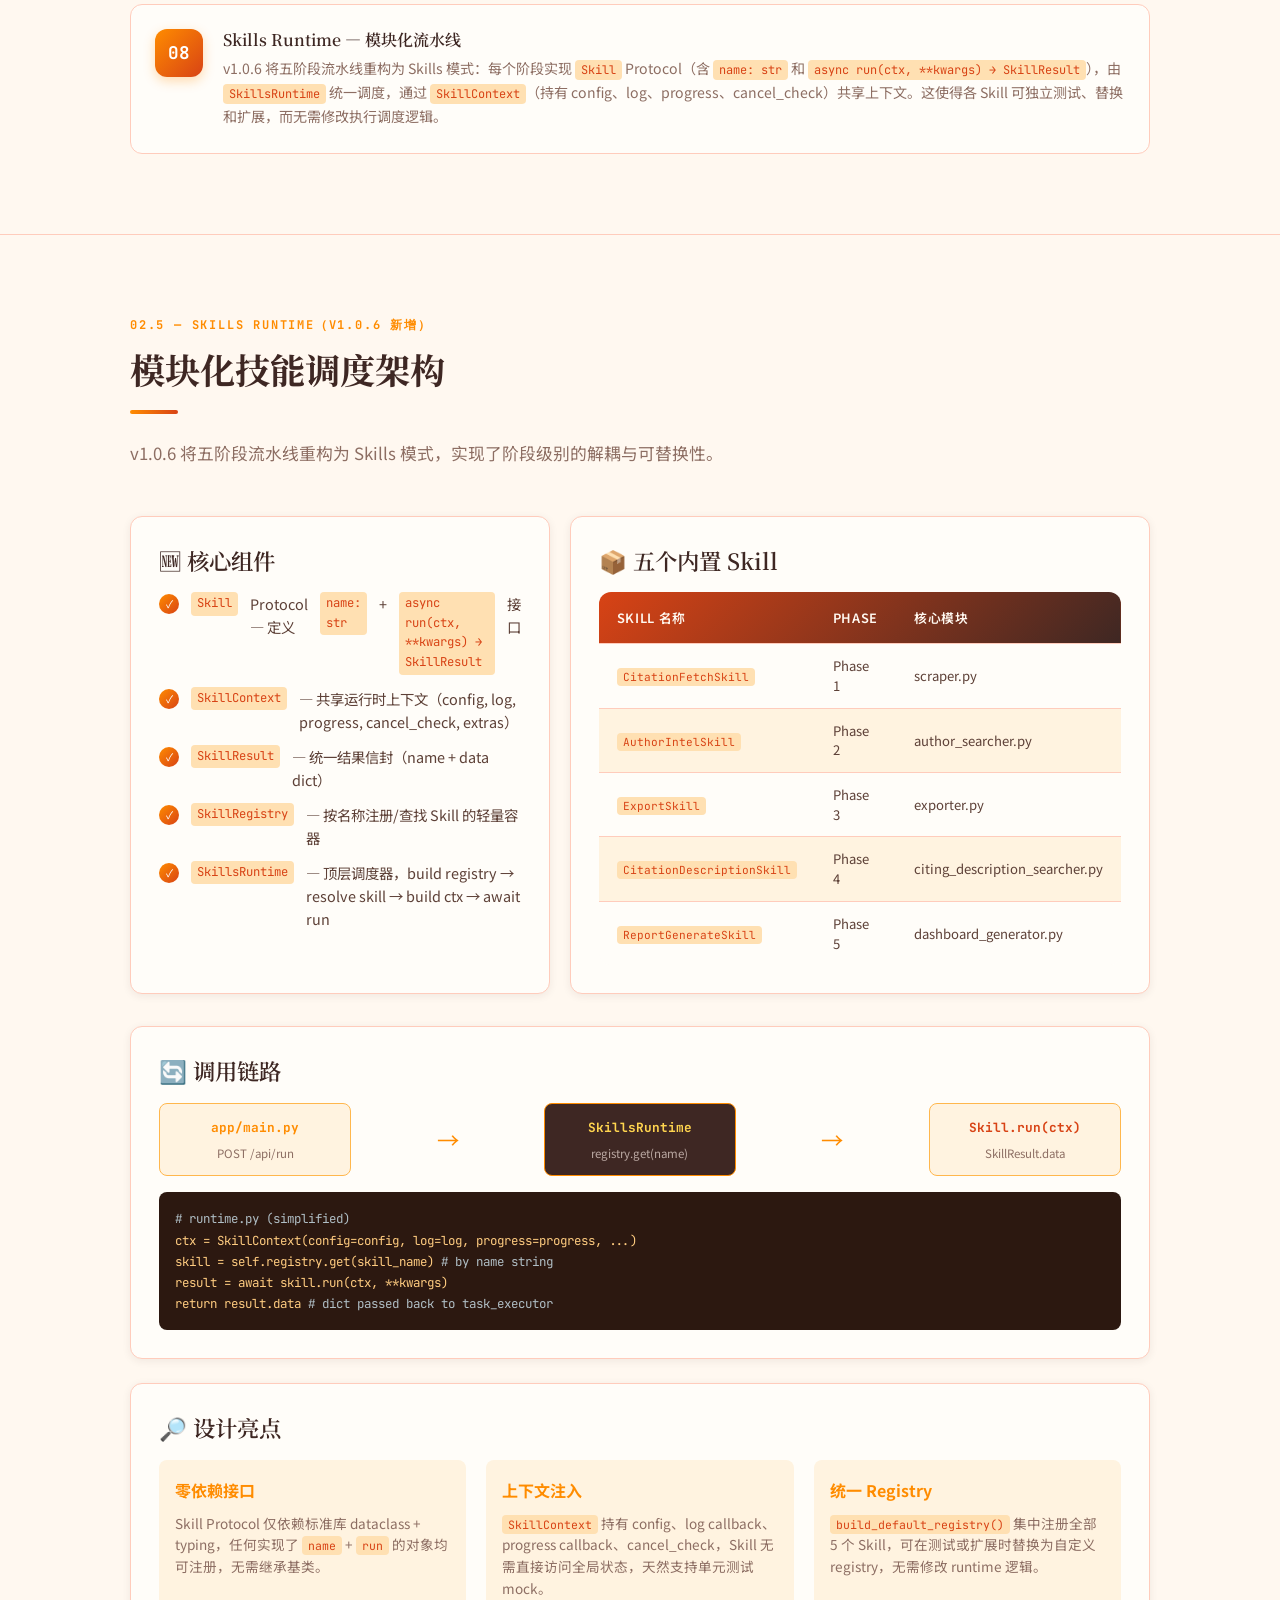
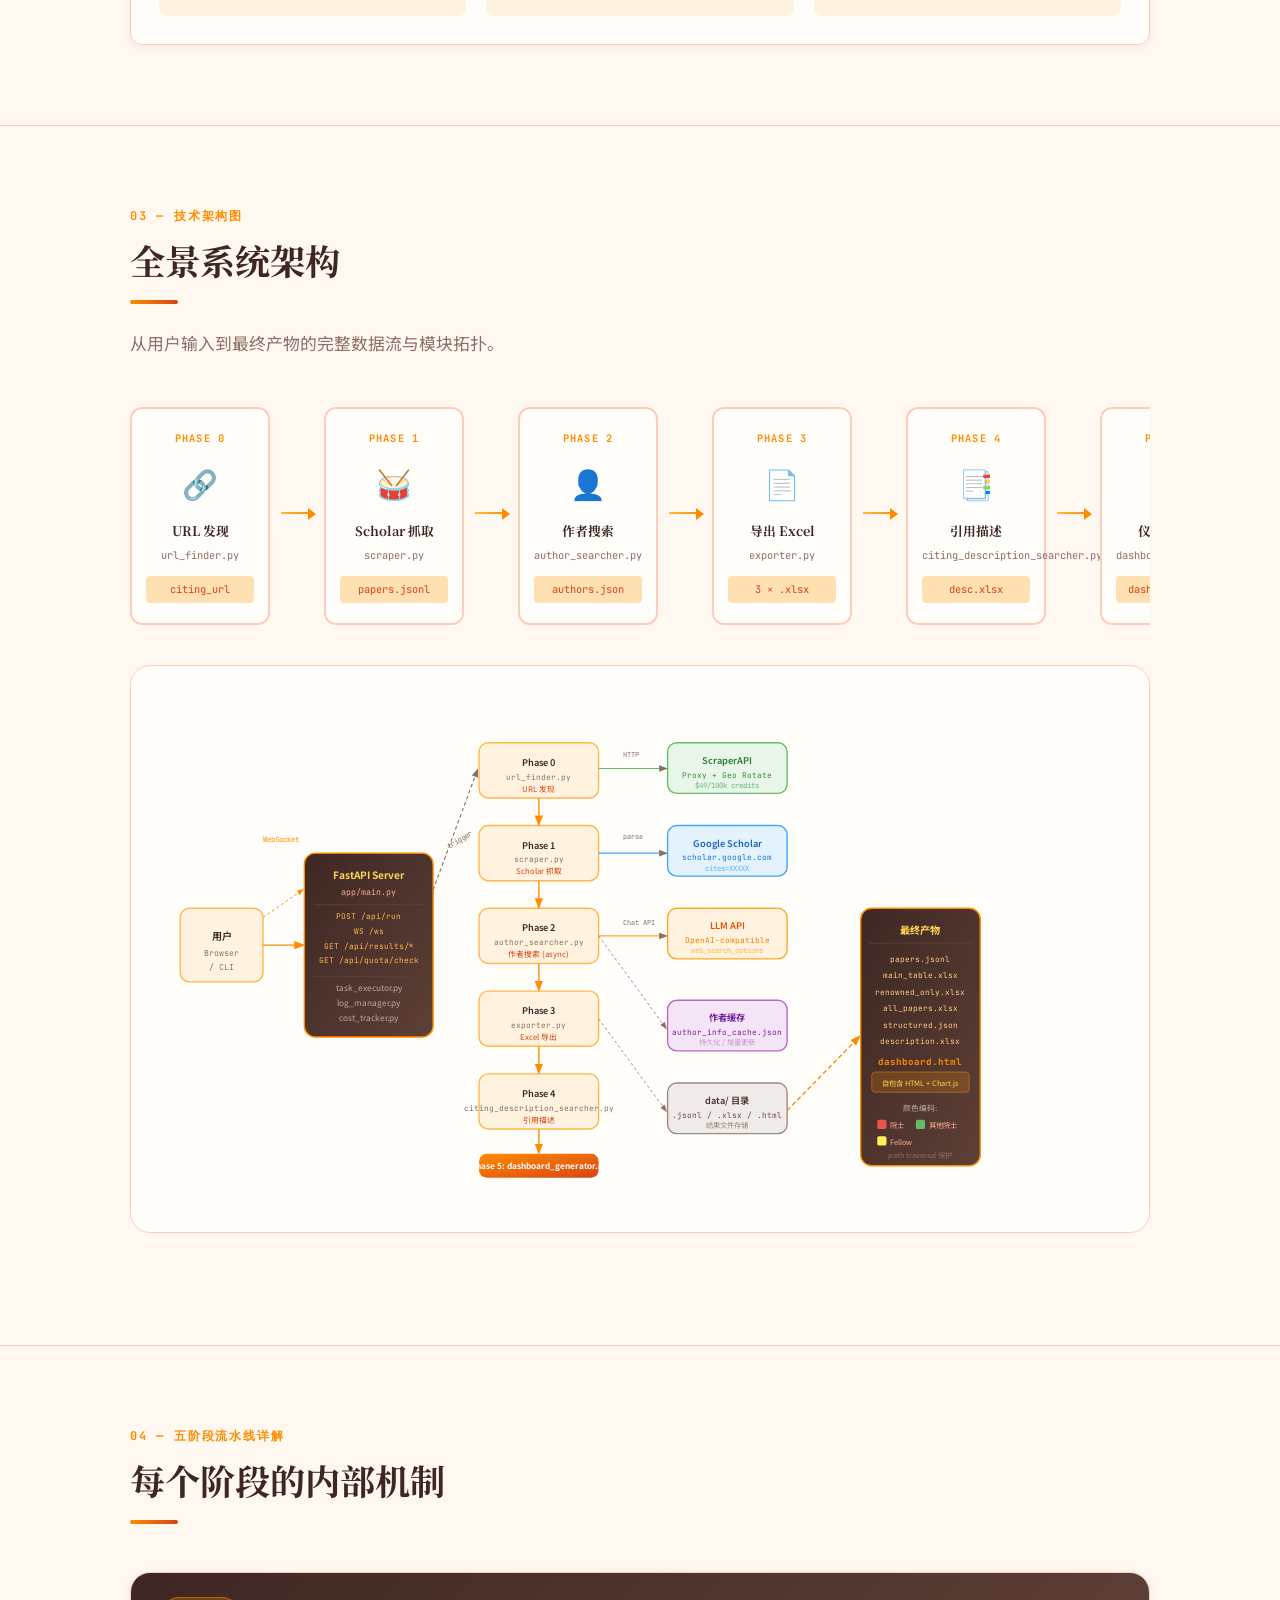
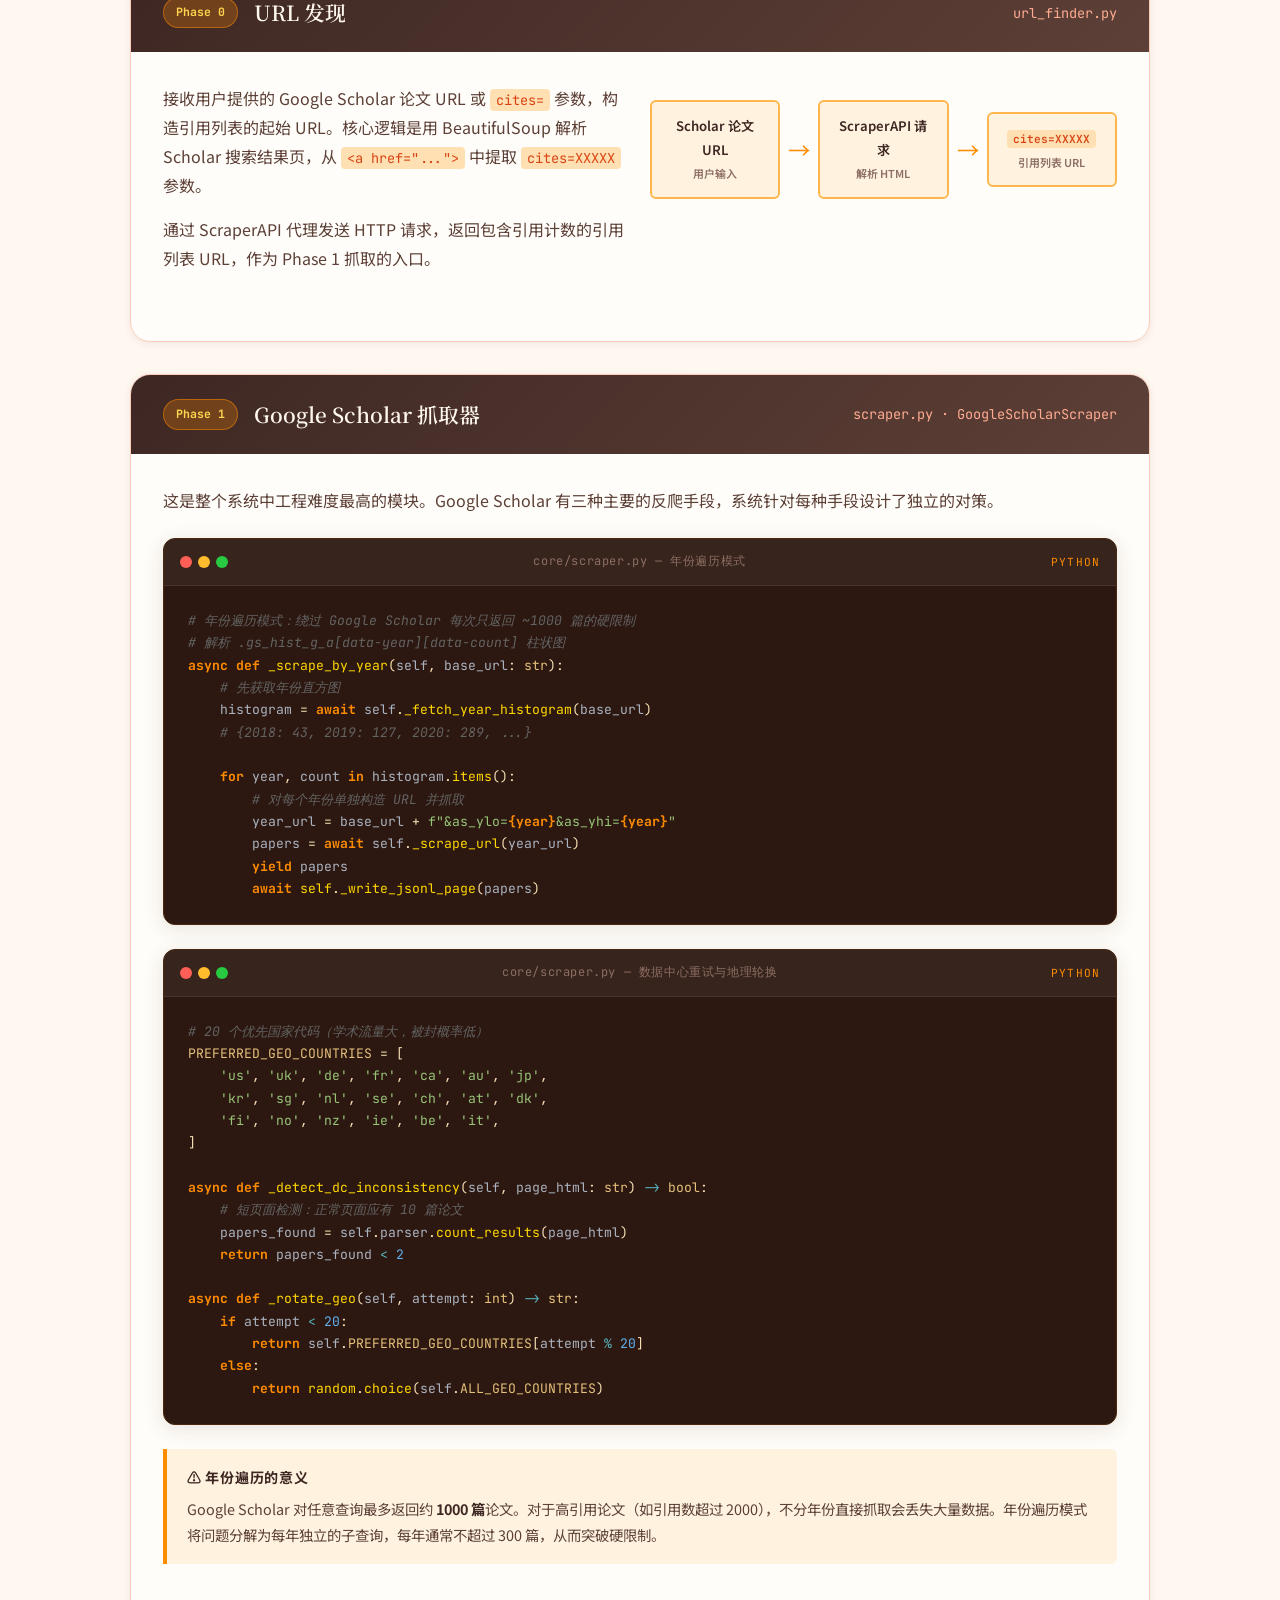
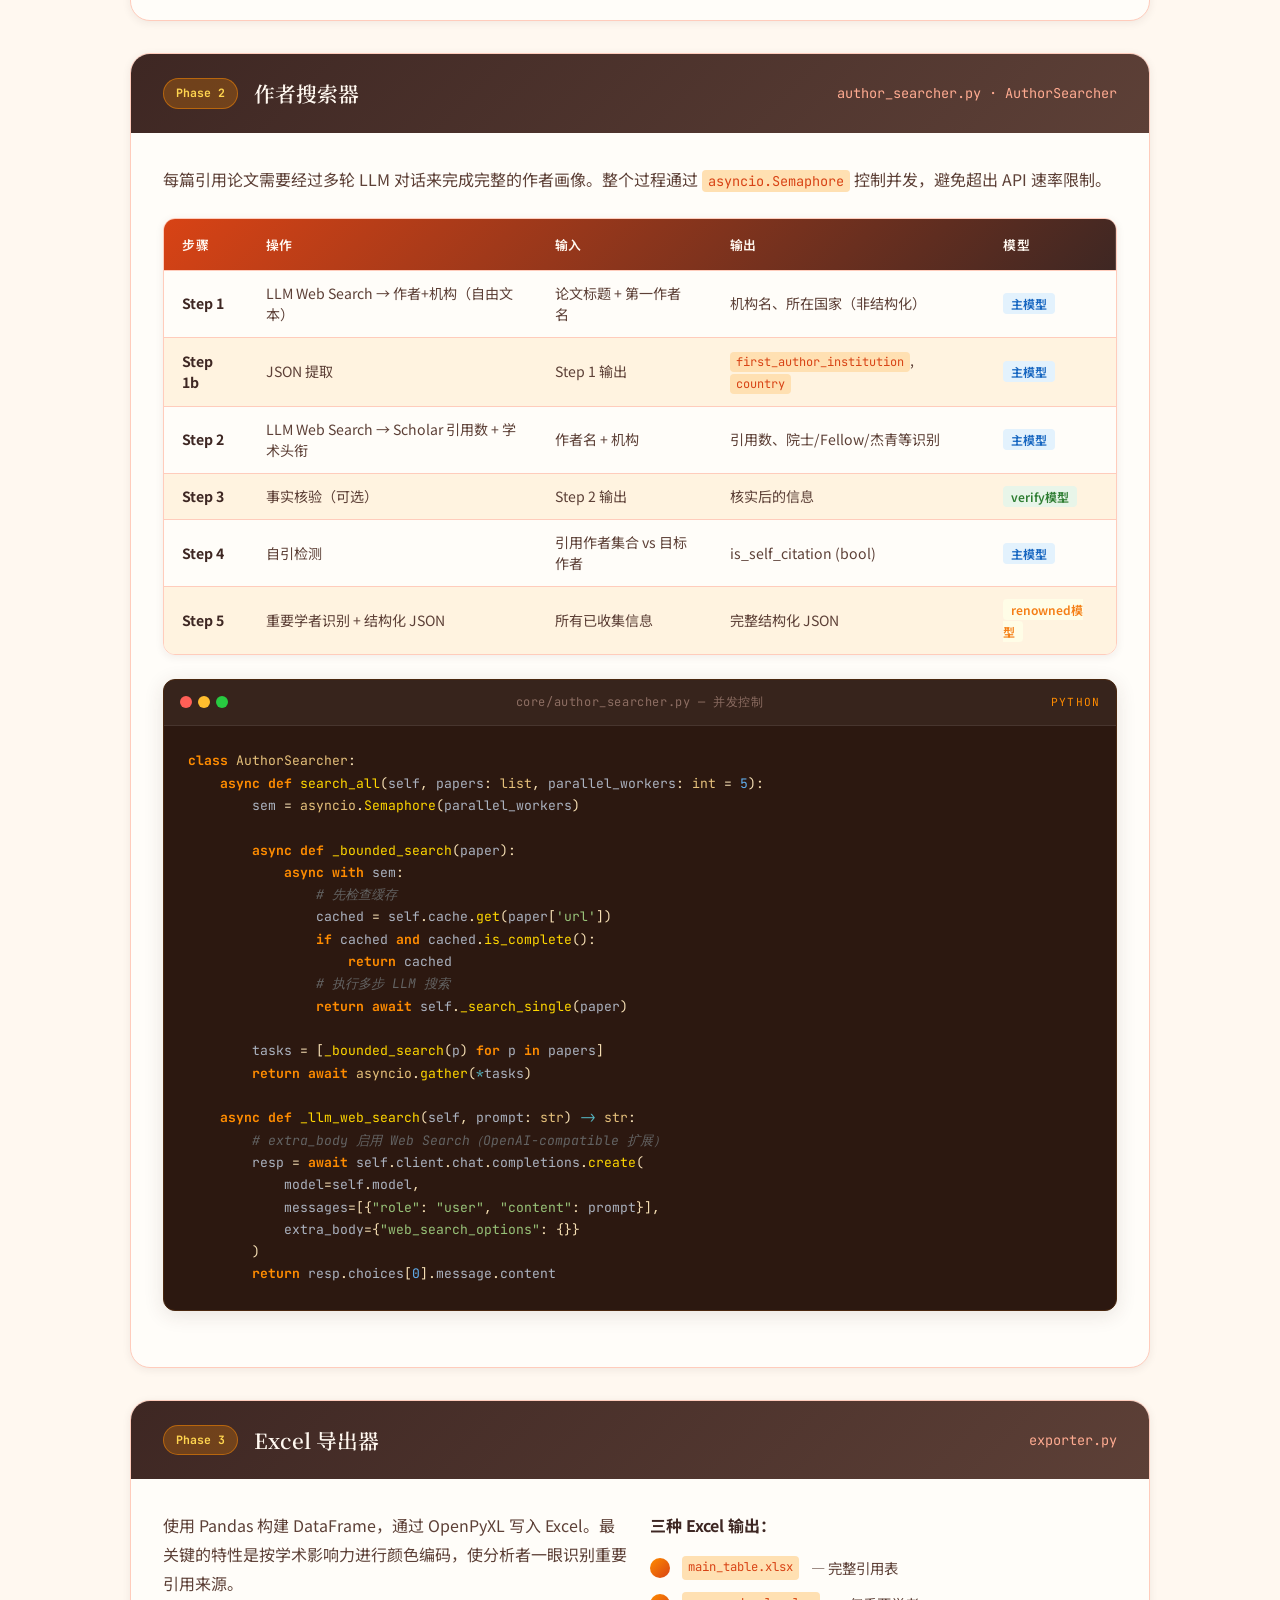
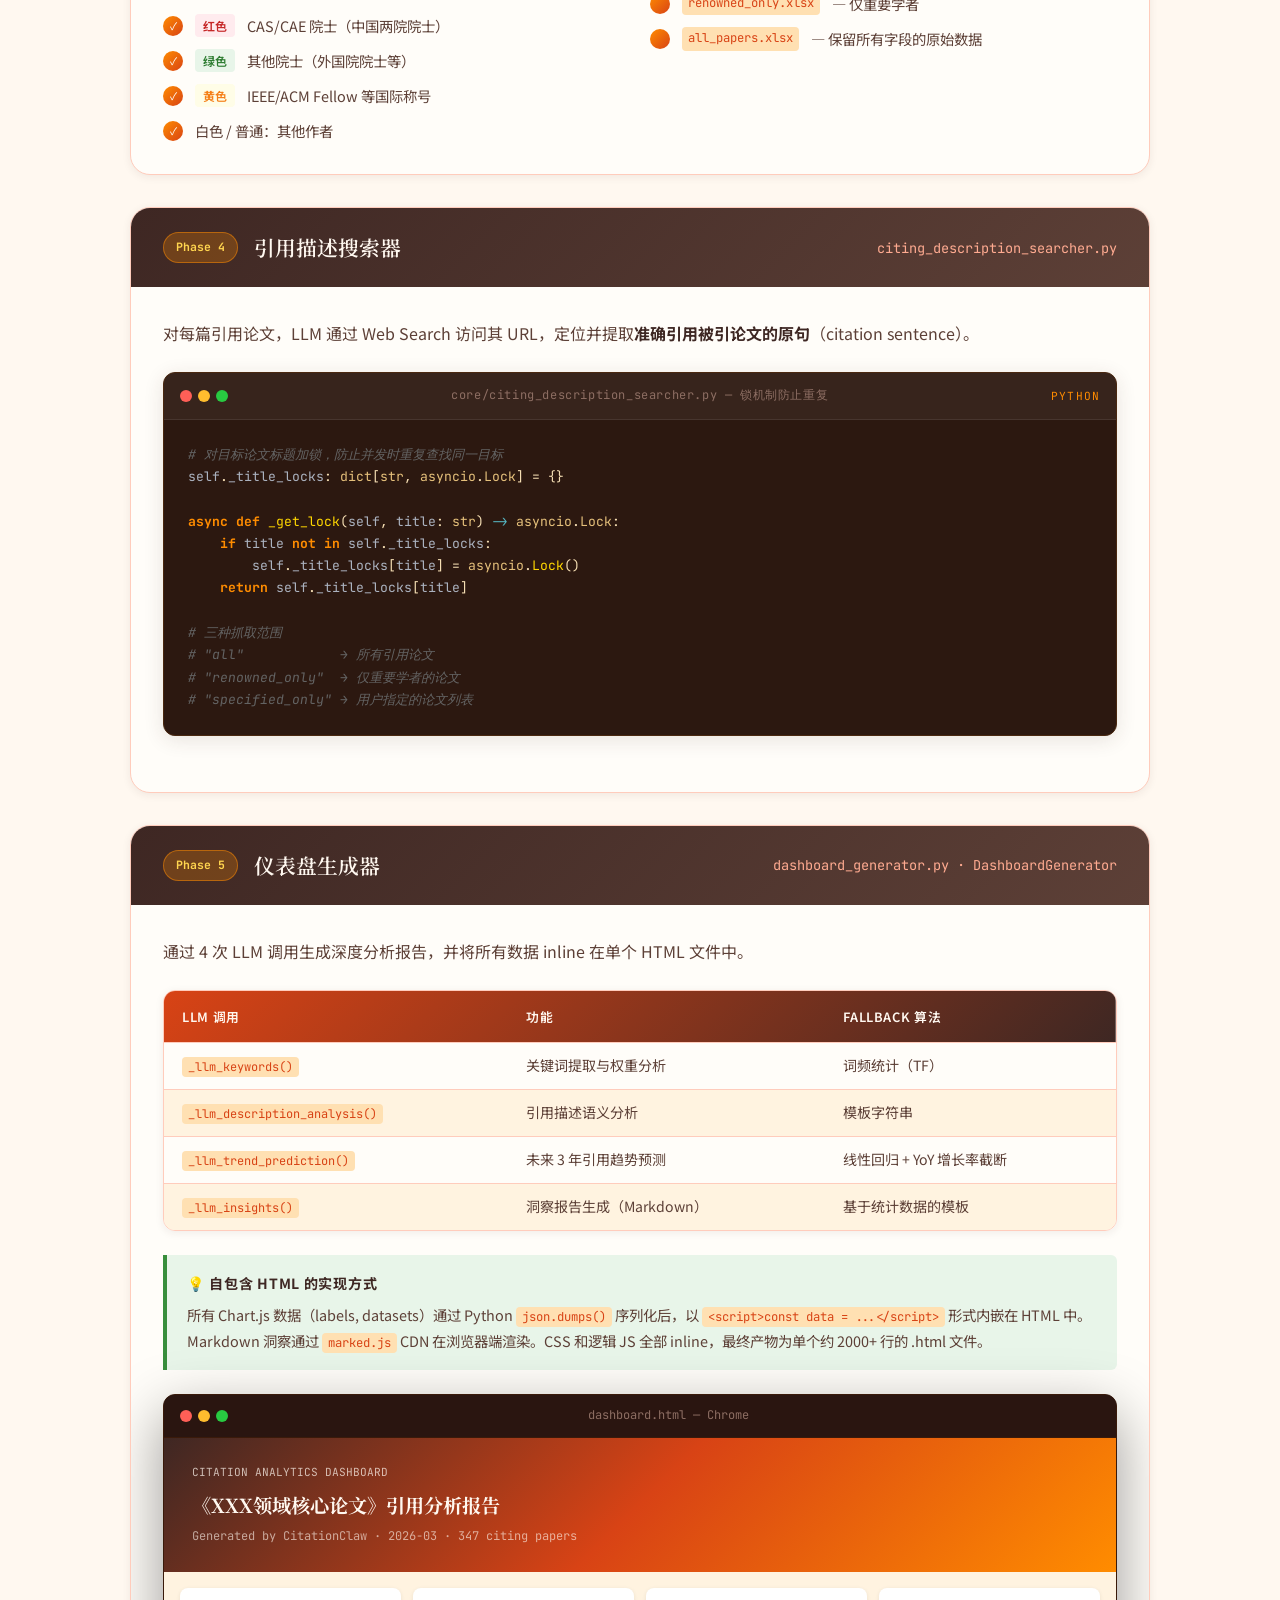
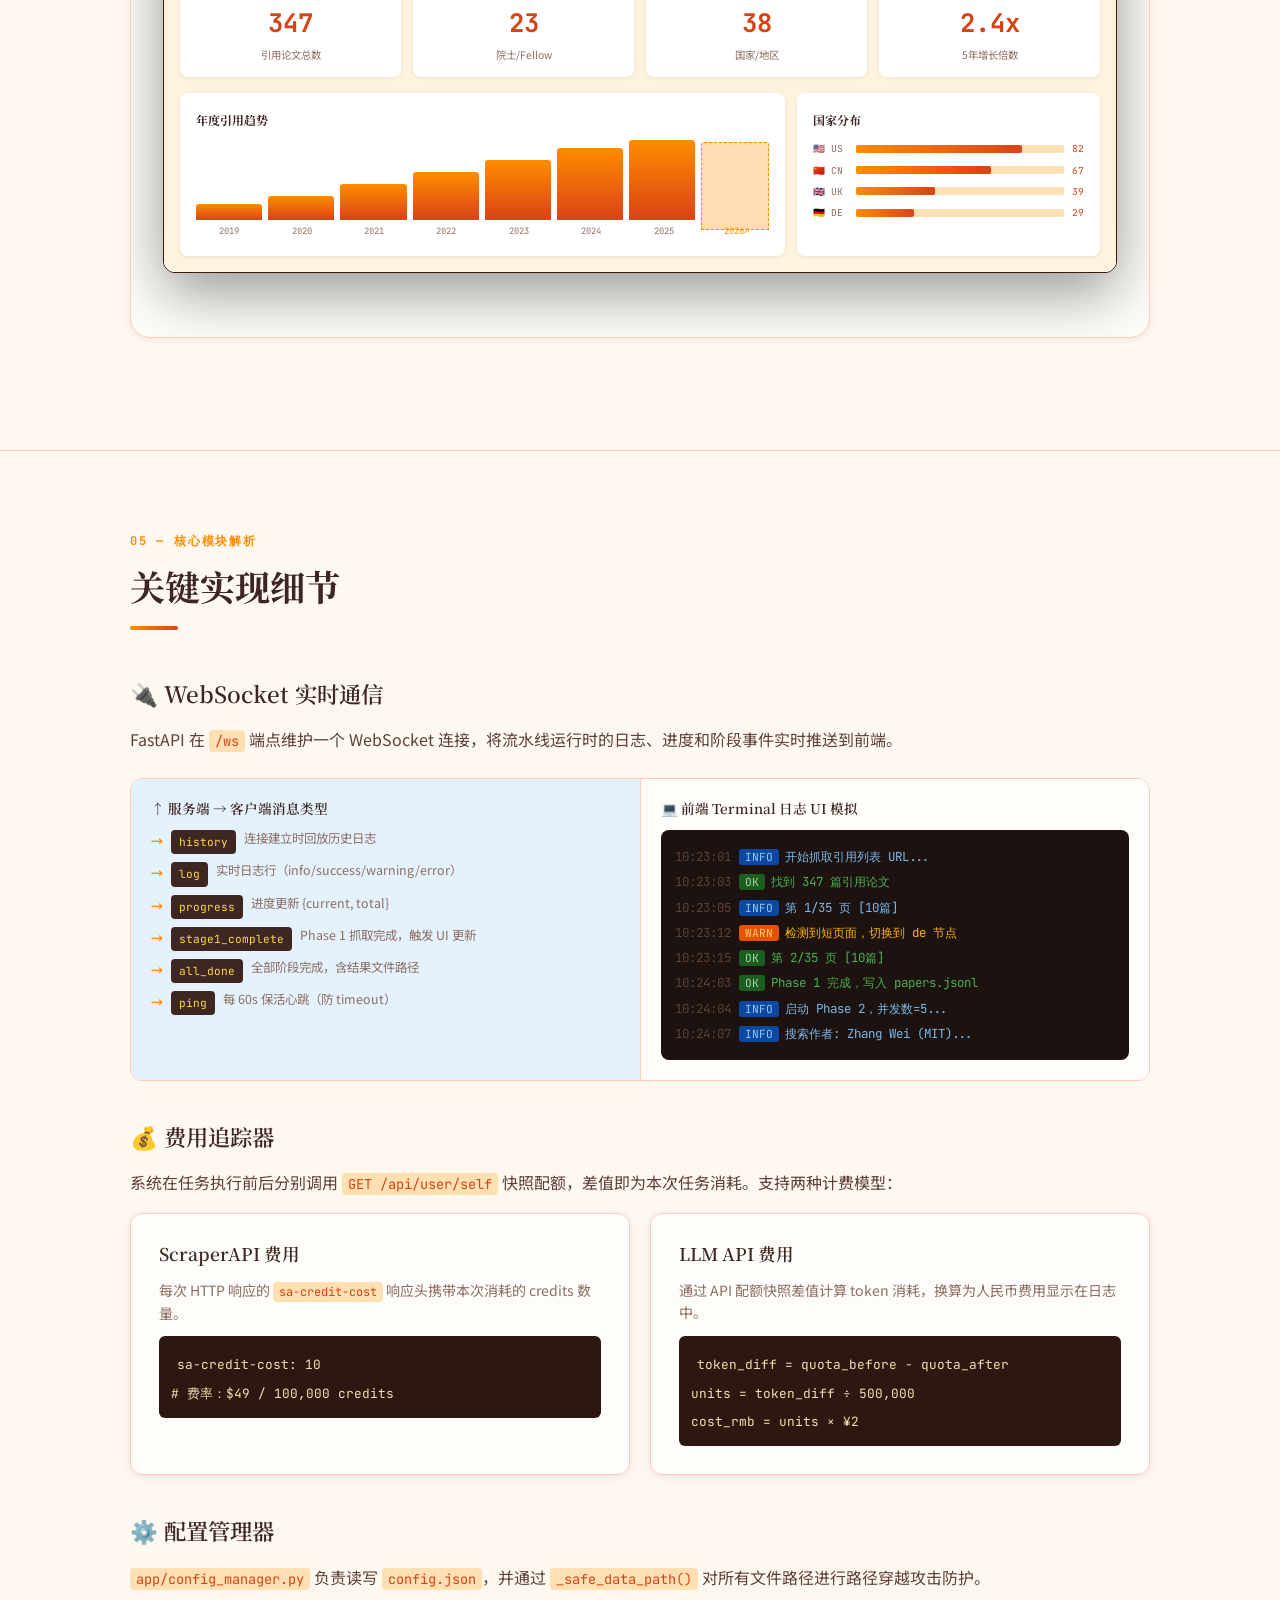
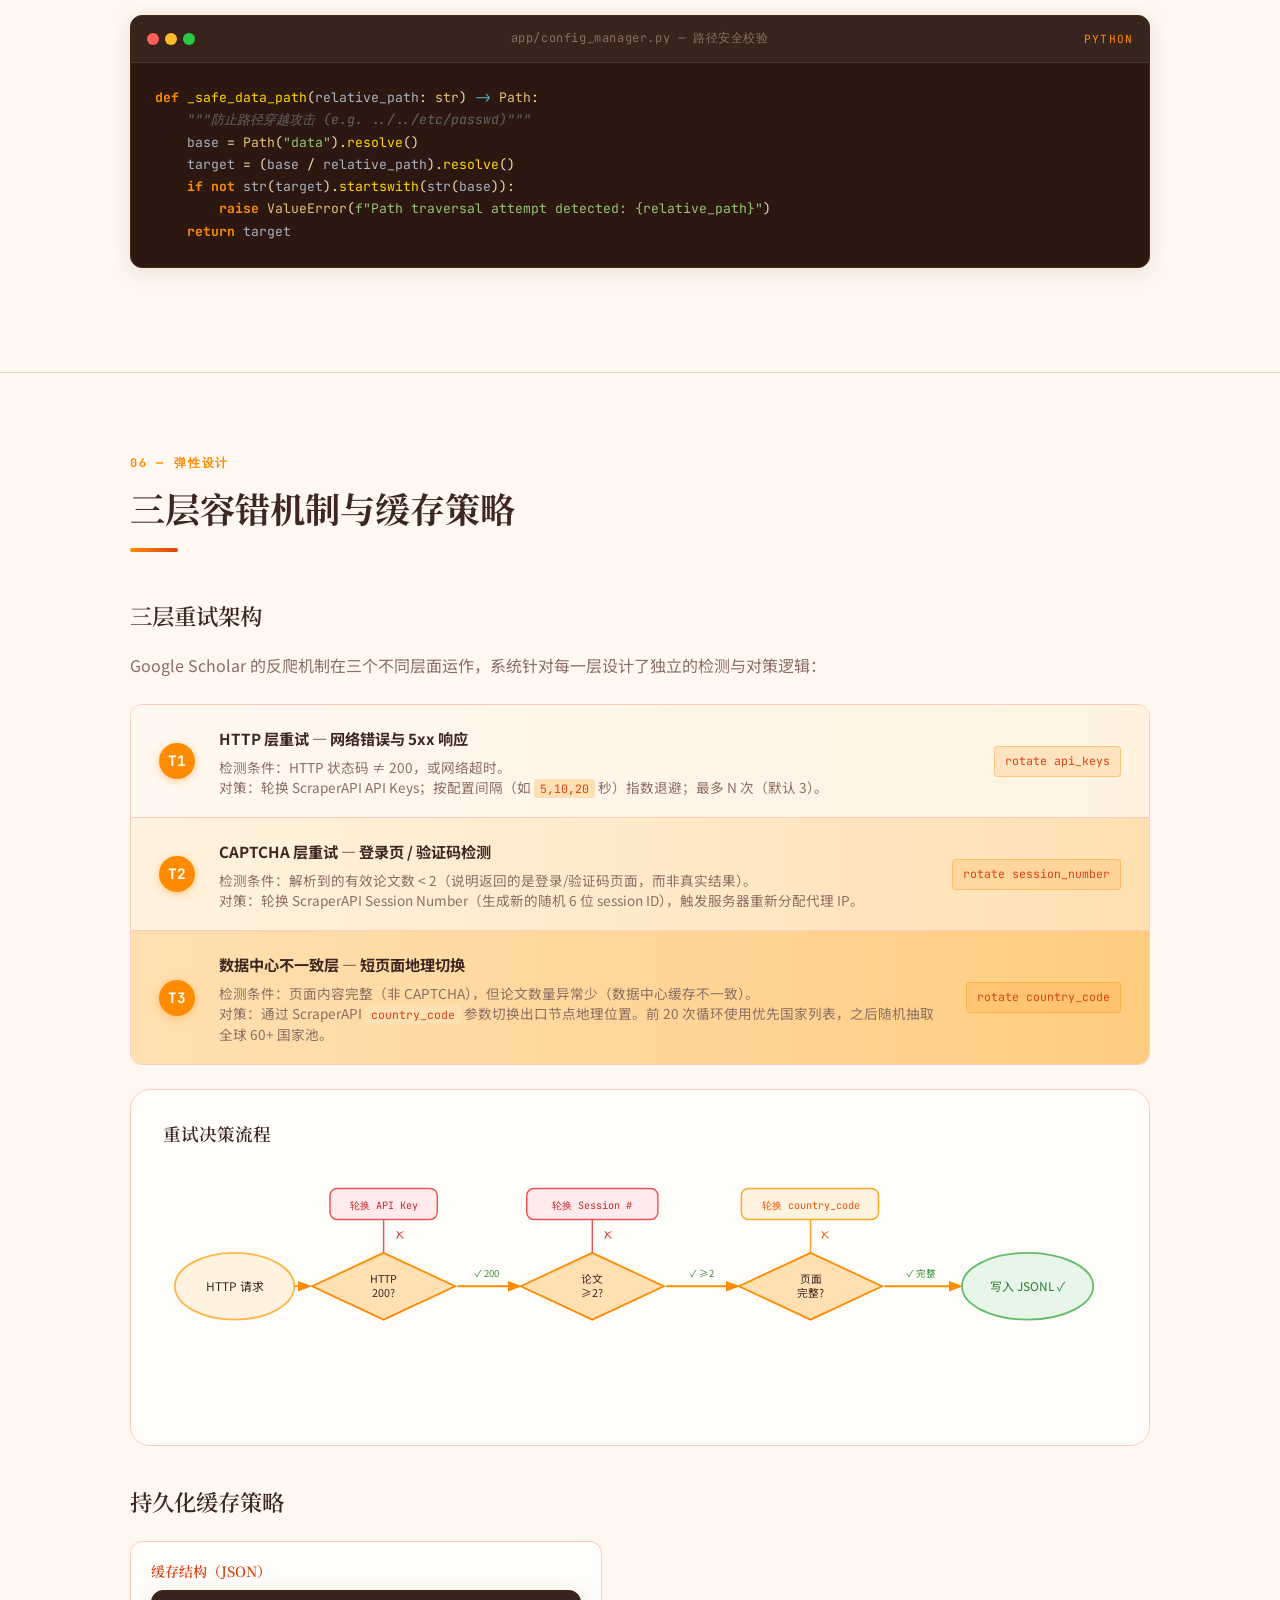
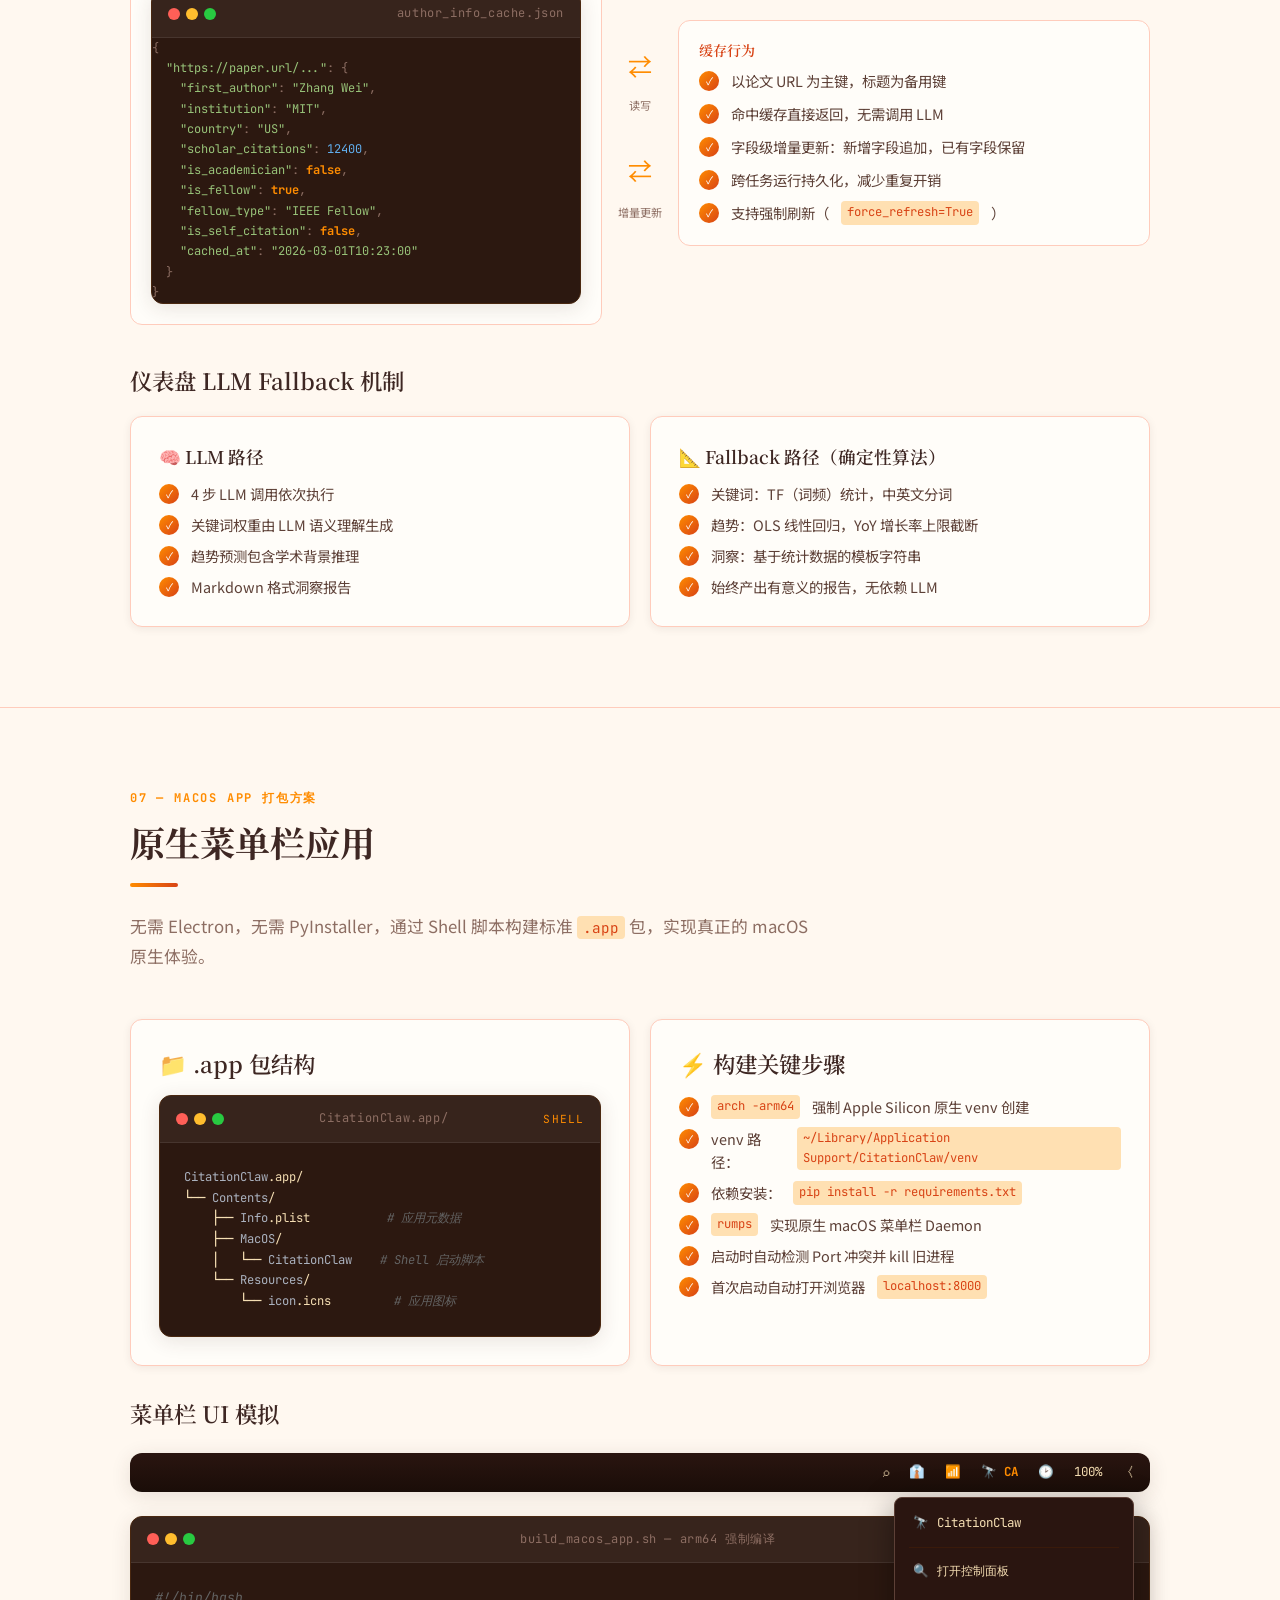
<file: docs/technical-report.html>
<!DOCTYPE html>
<html lang="zh-CN">
<head>
<meta charset="UTF-8">
<meta name="viewport" content="width=device-width, initial-scale=1.0">
<title>CitationClaw — 技术架构报告</title>
<link rel="preconnect" href="https://fonts.googleapis.com">
<link href="https://fonts.googleapis.com/css2?family=Noto+Serif+SC:wght@400;600;700&family=Noto+Sans+SC:wght@300;400;500;700&family=JetBrains+Mono:wght@400;500;700&display=swap" rel="stylesheet">
<style>
  /* ===== ROOT VARIABLES ===== */
  :root {
    --bg-page:       #FFF8F0;
    --bg-warm:       #FFF3E0;
    --bg-card:       #FFFDF9;
    --bg-amber:      #FFE0B2;
    --bg-deep:       #3E2723;
    --bg-code:       #2C1810;
    --accent-fire:   #FF8C00;
    --accent-ember:  #D84315;
    --accent-brown:  #4E342E;
    --text-dark:     #3E2723;
    --text-body:     #5D4037;
    --text-muted:    #8D6E63;
    --text-light:    #BCAAA4;
    --border:        #FFCCBC;
    --border-warm:   #FFB74D;
    --shadow-sm:     0 2px 8px rgba(62,39,35,0.08);
    --shadow-md:     0 4px 20px rgba(62,39,35,0.12);
    --shadow-lg:     0 8px 40px rgba(62,39,35,0.16);
    --radius:        12px;
    --radius-sm:     6px;
    --radius-lg:     20px;
  }

  /* ===== RESET & BASE ===== */
  *, *::before, *::after { box-sizing: border-box; margin: 0; padding: 0; }
  html { scroll-behavior: smooth; }
  body {
    background: var(--bg-page);
    color: var(--text-body);
    font-family: 'Noto Sans SC', -apple-system, sans-serif;
    font-size: 16px;
    line-height: 1.8;
    font-weight: 400;
  }
  ::selection { background: #FFB74D; color: #3E2723; }

  /* ===== SCROLLBAR ===== */
  ::-webkit-scrollbar { width: 6px; height: 6px; }
  ::-webkit-scrollbar-track { background: var(--bg-warm); }
  ::-webkit-scrollbar-thumb { background: var(--border-warm); border-radius: 3px; }

  /* ===== TYPOGRAPHY ===== */
  h1, h2, h3, h4, h5 {
    font-family: 'Noto Serif SC', serif;
    color: var(--text-dark);
    line-height: 1.4;
  }
  h1 { font-size: 3.2rem; font-weight: 700; }
  h2 { font-size: 2rem; font-weight: 700; }
  h3 { font-size: 1.4rem; font-weight: 600; }
  h4 { font-size: 1.1rem; font-weight: 600; }
  p { margin-bottom: 1rem; }
  a { color: var(--accent-fire); text-decoration: none; }
  a:hover { text-decoration: underline; }
  code {
    font-family: 'JetBrains Mono', monospace;
    font-size: 0.85em;
    background: var(--bg-amber);
    color: var(--accent-ember);
    padding: 2px 6px;
    border-radius: 4px;
  }
  strong { color: var(--text-dark); font-weight: 700; }
  em { color: var(--accent-ember); font-style: italic; }

  /* ===== LAYOUT ===== */
  .container {
    max-width: 1100px;
    margin: 0 auto;
    padding: 0 40px;
  }
  .section {
    padding: 80px 0;
  }
  .section + .section {
    border-top: 1px solid var(--border);
  }

  /* ===== NAV ===== */
  nav {
    position: sticky;
    top: 0;
    z-index: 100;
    background: rgba(255,248,240,0.92);
    backdrop-filter: blur(12px);
    border-bottom: 1px solid var(--border);
    padding: 0 40px;
  }
  nav .nav-inner {
    max-width: 1100px;
    margin: 0 auto;
    display: flex;
    align-items: center;
    height: 56px;
    gap: 32px;
  }
  .nav-brand {
    font-family: 'JetBrains Mono', monospace;
    font-weight: 700;
    font-size: 1rem;
    color: var(--accent-fire);
    white-space: nowrap;
  }
  .nav-links {
    display: flex;
    gap: 24px;
    overflow-x: auto;
    list-style: none;
    padding: 0;
  }
  .nav-links a {
    font-size: 0.82rem;
    color: var(--text-muted);
    font-weight: 500;
    white-space: nowrap;
    transition: color 0.2s;
  }
  .nav-links a:hover { color: var(--accent-fire); text-decoration: none; }

  /* ===== HERO / COVER ===== */
  .hero {
    background: linear-gradient(135deg, #3E2723 0%, #5D4037 30%, #D84315 60%, #FF8C00 85%, #FFB74D 100%);
    padding: 120px 40px 100px;
    position: relative;
    overflow: hidden;
  }
  .hero::before {
    content: '';
    position: absolute;
    inset: 0;
    background:
      radial-gradient(ellipse 600px 400px at 80% 20%, rgba(255,140,0,0.25), transparent),
      radial-gradient(ellipse 400px 300px at 20% 80%, rgba(216,67,21,0.2), transparent);
  }
  .hero-inner {
    max-width: 1100px;
    margin: 0 auto;
    position: relative;
    z-index: 1;
  }
  .hero-badge {
    display: inline-flex;
    align-items: center;
    gap: 8px;
    background: rgba(255,255,255,0.12);
    border: 1px solid rgba(255,255,255,0.25);
    color: #FFE0B2;
    padding: 6px 14px;
    border-radius: 999px;
    font-size: 0.78rem;
    font-family: 'JetBrains Mono', monospace;
    margin-bottom: 28px;
    letter-spacing: 0.05em;
  }
  .hero-badge .dot {
    width: 7px; height: 7px;
    background: #4CAF50;
    border-radius: 50%;
    animation: pulse 2s infinite;
  }
  @keyframes pulse {
    0%, 100% { opacity: 1; }
    50% { opacity: 0.4; }
  }
  .hero h1 {
    color: #FFF8F0;
    font-size: 4rem;
    line-height: 1.15;
    margin-bottom: 16px;
    text-shadow: 0 2px 20px rgba(0,0,0,0.3);
  }
  .hero h1 span {
    color: #FFD54F;
  }
  .hero-subtitle {
    font-size: 1.25rem;
    color: #FFCC80;
    font-family: 'Noto Serif SC', serif;
    margin-bottom: 48px;
    max-width: 680px;
    line-height: 1.7;
  }
  .hero-meta {
    display: flex;
    gap: 40px;
    flex-wrap: wrap;
  }
  .hero-meta-item {
    display: flex;
    flex-direction: column;
    gap: 4px;
  }
  .hero-meta-item .label {
    font-size: 0.72rem;
    color: #FFAB91;
    font-weight: 500;
    text-transform: uppercase;
    letter-spacing: 0.1em;
    font-family: 'JetBrains Mono', monospace;
  }
  .hero-meta-item .value {
    font-size: 0.95rem;
    color: #FFF3E0;
    font-weight: 500;
  }
  .hero-grid {
    display: grid;
    grid-template-columns: 1fr 1fr 1fr 1fr 1fr;
    gap: 16px;
    margin-top: 60px;
  }
  .hero-stat {
    background: rgba(255,255,255,0.1);
    border: 1px solid rgba(255,255,255,0.2);
    border-radius: var(--radius);
    padding: 20px;
    text-align: center;
  }
  .hero-stat .num {
    font-size: 2.2rem;
    font-weight: 700;
    color: #FFD54F;
    font-family: 'JetBrains Mono', monospace;
    display: block;
  }
  .hero-stat .lbl {
    font-size: 0.78rem;
    color: #FFCC80;
    margin-top: 4px;
    display: block;
  }

  /* ===== SECTION HEADERS ===== */
  .section-header {
    margin-bottom: 48px;
  }
  .section-number {
    font-family: 'JetBrains Mono', monospace;
    font-size: 0.75rem;
    color: var(--accent-fire);
    letter-spacing: 0.15em;
    text-transform: uppercase;
    font-weight: 700;
    margin-bottom: 8px;
  }
  .section-header h2 {
    font-size: 2.2rem;
    margin-bottom: 12px;
  }
  .section-header p {
    font-size: 1.05rem;
    color: var(--text-muted);
    max-width: 680px;
    margin-bottom: 0;
  }
  .divider {
    width: 48px;
    height: 4px;
    background: linear-gradient(90deg, var(--accent-fire), var(--accent-ember));
    border-radius: 2px;
    margin: 16px 0 24px;
  }

  /* ===== CARDS ===== */
  .card {
    background: var(--bg-card);
    border: 1px solid var(--border);
    border-radius: var(--radius);
    padding: 28px;
    box-shadow: var(--shadow-sm);
    transition: box-shadow 0.2s, transform 0.2s;
  }
  .card:hover {
    box-shadow: var(--shadow-md);
    transform: translateY(-2px);
  }
  .card-grid {
    display: grid;
    gap: 20px;
  }
  .card-grid-2 { grid-template-columns: 1fr 1fr; }
  .card-grid-3 { grid-template-columns: 1fr 1fr 1fr; }
  .card-icon {
    width: 44px; height: 44px;
    border-radius: 10px;
    background: linear-gradient(135deg, var(--accent-fire), var(--accent-ember));
    display: flex; align-items: center; justify-content: center;
    font-size: 1.3rem;
    margin-bottom: 16px;
    box-shadow: 0 4px 12px rgba(255,140,0,0.3);
  }
  .card h3 { margin-bottom: 8px; }
  .card p { font-size: 0.9rem; color: var(--text-muted); margin-bottom: 0; line-height: 1.6; }

  /* ===== CODE BLOCKS ===== */
  .code-block {
    background: var(--bg-code);
    border-radius: var(--radius);
    overflow: hidden;
    margin: 24px 0;
    box-shadow: var(--shadow-md);
    border: 1px solid #4a2810;
  }
  .code-header {
    display: flex;
    align-items: center;
    justify-content: space-between;
    padding: 12px 16px;
    background: rgba(255,255,255,0.05);
    border-bottom: 1px solid rgba(255,255,255,0.08);
  }
  .code-dots {
    display: flex;
    gap: 6px;
  }
  .code-dots span {
    width: 12px; height: 12px;
    border-radius: 50%;
  }
  .code-dots span:nth-child(1) { background: #FF5F57; }
  .code-dots span:nth-child(2) { background: #FFBD2E; }
  .code-dots span:nth-child(3) { background: #28CA41; }
  .code-filename {
    font-family: 'JetBrains Mono', monospace;
    font-size: 0.75rem;
    color: #8D6E63;
    letter-spacing: 0.05em;
  }
  .code-lang {
    font-family: 'JetBrains Mono', monospace;
    font-size: 0.7rem;
    color: #FF8C00;
    letter-spacing: 0.1em;
    text-transform: uppercase;
  }
  pre {
    padding: 24px;
    overflow-x: auto;
    font-family: 'JetBrains Mono', monospace;
    font-size: 0.82rem;
    line-height: 1.7;
    color: #F5DEB3;
  }
  .kw { color: #FF8C00; font-weight: 700; }
  .fn { color: #FFD700; }
  .str { color: #98C379; }
  .cm { color: #636363; font-style: italic; }
  .num { color: #61AFEF; }
  .cls { color: #E5C07B; }
  .dec { color: #C678DD; }
  .var { color: #ABB2BF; }
  .op { color: #56B6C2; }

  /* ===== PIPELINE DIAGRAM ===== */
  .pipeline {
    display: flex;
    align-items: stretch;
    gap: 0;
    overflow-x: auto;
    padding-bottom: 8px;
    margin: 32px 0;
  }
  .phase-box {
    flex: 1;
    min-width: 140px;
    background: var(--bg-card);
    border: 2px solid var(--border);
    border-radius: var(--radius);
    padding: 20px 14px;
    text-align: center;
    position: relative;
    transition: all 0.2s;
  }
  .phase-box:hover {
    border-color: var(--accent-fire);
    box-shadow: 0 0 20px rgba(255,140,0,0.2);
    transform: translateY(-3px);
  }
  .phase-box .phase-num {
    font-family: 'JetBrains Mono', monospace;
    font-size: 0.65rem;
    color: var(--accent-fire);
    font-weight: 700;
    letter-spacing: 0.1em;
    text-transform: uppercase;
    margin-bottom: 10px;
  }
  .phase-box .phase-icon {
    font-size: 1.8rem;
    margin-bottom: 10px;
    display: block;
  }
  .phase-box .phase-name {
    font-size: 0.8rem;
    font-weight: 700;
    color: var(--text-dark);
    margin-bottom: 6px;
    font-family: 'Noto Serif SC', serif;
  }
  .phase-box .phase-file {
    font-family: 'JetBrains Mono', monospace;
    font-size: 0.65rem;
    color: var(--text-muted);
    line-height: 1.5;
  }
  .phase-box .phase-output {
    margin-top: 12px;
    background: var(--bg-amber);
    border-radius: 4px;
    padding: 4px 8px;
    font-size: 0.65rem;
    color: var(--accent-ember);
    font-family: 'JetBrains Mono', monospace;
  }
  .arrow-wrap {
    display: flex;
    align-items: center;
    padding: 0 8px;
    flex-shrink: 0;
  }
  .arrow {
    display: flex;
    flex-direction: column;
    align-items: center;
    gap: 2px;
  }
  .arrow-line {
    width: 32px;
    height: 2px;
    background: linear-gradient(90deg, var(--border-warm), var(--accent-fire));
  }
  .arrow-head {
    width: 0; height: 0;
    border-top: 6px solid transparent;
    border-bottom: 6px solid transparent;
    border-left: 8px solid var(--accent-fire);
    margin-left: 30px;
    margin-top: -8px;
  }

  /* ===== PHASE DETAIL ===== */
  .phase-detail {
    background: var(--bg-card);
    border: 1px solid var(--border);
    border-radius: var(--radius-lg);
    overflow: hidden;
    margin: 32px 0;
    box-shadow: var(--shadow-sm);
  }
  .phase-detail-header {
    background: linear-gradient(135deg, var(--bg-deep), #5D4037);
    padding: 24px 32px;
    display: flex;
    align-items: center;
    gap: 16px;
  }
  .phase-detail-header .badge {
    background: rgba(255,140,0,0.25);
    border: 1px solid rgba(255,140,0,0.5);
    color: #FFD54F;
    font-family: 'JetBrains Mono', monospace;
    font-size: 0.72rem;
    padding: 4px 12px;
    border-radius: 999px;
    font-weight: 700;
    white-space: nowrap;
  }
  .phase-detail-header h3 {
    color: #FFF8F0;
    font-size: 1.3rem;
    margin: 0;
  }
  .phase-detail-header .subtitle {
    color: #FFAB91;
    font-size: 0.85rem;
    margin-left: auto;
    font-family: 'JetBrains Mono', monospace;
  }
  .phase-detail-body {
    padding: 32px;
  }
  .phase-detail-body p {
    color: var(--text-body);
    line-height: 1.8;
  }

  /* ===== FEATURE LIST ===== */
  .feature-list {
    list-style: none;
    display: grid;
    gap: 12px;
  }
  .feature-list li {
    display: flex;
    gap: 12px;
    align-items: flex-start;
    font-size: 0.9rem;
    color: var(--text-body);
    line-height: 1.6;
  }
  .feature-list li::before {
    content: '';
    width: 20px; height: 20px;
    background: linear-gradient(135deg, var(--accent-fire), var(--accent-ember));
    border-radius: 50%;
    flex-shrink: 0;
    margin-top: 2px;
    display: flex;
    align-items: center;
    justify-content: center;
    font-size: 0.7rem;
    color: white;
  }
  .feature-list.check li::before {
    content: '✓';
    font-size: 0.65rem;
    line-height: 20px;
    text-align: center;
  }

  /* ===== TABLES ===== */
  .table-wrap {
    overflow-x: auto;
    border-radius: var(--radius);
    border: 1px solid var(--border);
    margin: 24px 0;
    box-shadow: var(--shadow-sm);
  }
  table {
    width: 100%;
    border-collapse: collapse;
    font-size: 0.88rem;
  }
  thead {
    background: linear-gradient(135deg, var(--accent-ember), var(--bg-deep));
    color: #FFF8F0;
  }
  thead th {
    padding: 14px 18px;
    text-align: left;
    font-weight: 600;
    font-size: 0.8rem;
    letter-spacing: 0.05em;
    text-transform: uppercase;
    white-space: nowrap;
  }
  tbody tr:nth-child(odd) { background: var(--bg-card); }
  tbody tr:nth-child(even) { background: var(--bg-warm); }
  tbody tr:hover { background: var(--bg-amber); transition: background 0.15s; }
  tbody td {
    padding: 12px 18px;
    border-top: 1px solid var(--border);
    color: var(--text-body);
    line-height: 1.5;
  }
  .badge-red { background: #FFEBEE; color: #C62828; padding: 2px 8px; border-radius: 4px; font-size: 0.75rem; font-weight: 600; }
  .badge-green { background: #E8F5E9; color: #2E7D32; padding: 2px 8px; border-radius: 4px; font-size: 0.75rem; font-weight: 600; }
  .badge-yellow { background: #FFFDE7; color: #F57F17; padding: 2px 8px; border-radius: 4px; font-size: 0.75rem; font-weight: 600; }
  .badge-blue { background: #E3F2FD; color: #1565C0; padding: 2px 8px; border-radius: 4px; font-size: 0.75rem; font-weight: 600; }
  .badge-gray { background: #F5F5F5; color: #616161; padding: 2px 8px; border-radius: 4px; font-size: 0.75rem; font-weight: 600; }

  /* ===== CALLOUT ===== */
  .callout {
    border-left: 4px solid var(--accent-fire);
    background: #FFF3E0;
    border-radius: 0 var(--radius-sm) var(--radius-sm) 0;
    padding: 16px 20px;
    margin: 24px 0;
  }
  .callout.info { border-color: #0288D1; background: #E1F5FE; }
  .callout.success { border-color: #388E3C; background: #E8F5E9; }
  .callout.warning { border-color: var(--accent-fire); background: #FFF3E0; }
  .callout.danger { border-color: var(--accent-ember); background: #FBE9E7; }
  .callout-title {
    font-weight: 700;
    color: var(--text-dark);
    margin-bottom: 6px;
    font-size: 0.88rem;
    text-transform: uppercase;
    letter-spacing: 0.05em;
  }
  .callout p { margin-bottom: 0; font-size: 0.9rem; }

  /* ===== RETRY DIAGRAM ===== */
  .retry-diagram {
    display: flex;
    flex-direction: column;
    gap: 0;
    margin: 24px 0;
    border-radius: var(--radius);
    overflow: hidden;
    border: 1px solid var(--border);
  }
  .retry-tier {
    display: flex;
    align-items: center;
    gap: 24px;
    padding: 20px 28px;
    border-bottom: 1px solid var(--border);
  }
  .retry-tier:last-child { border-bottom: none; }
  .retry-tier:nth-child(1) { background: linear-gradient(90deg, #FFF8F0, #FFF3E0); }
  .retry-tier:nth-child(2) { background: linear-gradient(90deg, #FFF3E0, #FFE0B2); }
  .retry-tier:nth-child(3) { background: linear-gradient(90deg, #FFE0B2, #FFCC80); }
  .retry-tier-num {
    width: 36px; height: 36px;
    border-radius: 50%;
    background: var(--accent-fire);
    color: white;
    font-weight: 700;
    font-size: 0.9rem;
    display: flex; align-items: center; justify-content: center;
    font-family: 'JetBrains Mono', monospace;
    flex-shrink: 0;
    box-shadow: 0 2px 8px rgba(255,140,0,0.4);
  }
  .retry-tier-content { flex: 1; }
  .retry-tier-title {
    font-weight: 700;
    color: var(--text-dark);
    font-size: 0.95rem;
    margin-bottom: 4px;
  }
  .retry-tier-desc {
    font-size: 0.85rem;
    color: var(--text-muted);
    line-height: 1.5;
  }
  .retry-tier-badge {
    background: rgba(255,140,0,0.15);
    border: 1px solid rgba(255,140,0,0.35);
    color: var(--accent-ember);
    font-size: 0.72rem;
    font-family: 'JetBrains Mono', monospace;
    padding: 4px 10px;
    border-radius: 4px;
    white-space: nowrap;
  }

  /* ===== UI MOCKUP ===== */
  .mockup-window {
    background: #1C1210;
    border-radius: 12px;
    overflow: hidden;
    box-shadow: 0 20px 60px rgba(0,0,0,0.4);
    border: 1px solid #3a1a0a;
    margin: 32px 0;
  }
  .mockup-titlebar {
    background: #2a1510;
    padding: 10px 16px;
    display: flex;
    align-items: center;
    gap: 8px;
    border-bottom: 1px solid #3a1a0a;
  }
  .mockup-titlebar .dots { display: flex; gap: 6px; }
  .mockup-titlebar .dots span {
    width: 12px; height: 12px; border-radius: 50%;
  }
  .mockup-titlebar .dots span:nth-child(1) { background: #FF5F57; }
  .mockup-titlebar .dots span:nth-child(2) { background: #FFBD2E; }
  .mockup-titlebar .dots span:nth-child(3) { background: #28CA41; }
  .mockup-titlebar .title {
    flex: 1;
    text-align: center;
    font-family: 'JetBrains Mono', monospace;
    font-size: 0.75rem;
    color: #8D6E63;
  }
  .mockup-body {
    padding: 20px;
    font-family: 'JetBrains Mono', monospace;
    font-size: 0.78rem;
    line-height: 1.7;
    min-height: 200px;
  }
  .log-line { padding: 2px 0; }
  .log-info { color: #7CB9E8; }
  .log-success { color: #4CAF50; }
  .log-warning { color: #FFB300; }
  .log-error { color: #FF5252; }
  .log-dim { color: #5D4037; }
  .log-time { color: #5D4037; margin-right: 8px; }
  .log-tag { font-size: 0.7rem; padding: 1px 6px; border-radius: 3px; margin-right: 6px; }
  .tag-info { background: #0D47A1; color: #90CAF9; }
  .tag-ok { background: #1B5E20; color: #A5D6A7; }
  .tag-warn { background: #E65100; color: #FFCC80; }
  .tag-err { background: #B71C1C; color: #FFCDD2; }

  /* ===== MENUBAR MOCKUP ===== */
  .menubar-mockup {
    display: flex;
    justify-content: flex-end;
    background: linear-gradient(180deg, #2a1510 0%, #1a0d08 100%);
    padding: 8px 16px;
    border-radius: var(--radius);
    margin: 24px 0;
    box-shadow: var(--shadow-md);
    position: relative;
  }
  .menubar-items {
    display: flex;
    align-items: center;
    gap: 20px;
    color: #F5DEB3;
    font-family: 'JetBrains Mono', monospace;
    font-size: 0.78rem;
  }
  .menubar-dropdown {
    position: absolute;
    top: 44px;
    right: 16px;
    background: #2a1510;
    border: 1px solid #5D4037;
    border-radius: 8px;
    padding: 6px;
    min-width: 240px;
    box-shadow: 0 8px 32px rgba(0,0,0,0.4);
  }
  .menubar-item {
    padding: 8px 12px;
    border-radius: 4px;
    font-family: 'JetBrains Mono', monospace;
    font-size: 0.78rem;
    color: #F5DEB3;
    display: flex;
    align-items: center;
    gap: 8px;
  }
  .menubar-item:hover { background: rgba(255,140,0,0.15); }
  .menubar-item .icon { color: var(--accent-fire); width: 16px; text-align: center; }
  .menubar-separator { height: 1px; background: #3a1a0a; margin: 4px 8px; }

  /* ===== SERVICE TIERS ===== */
  .tier-grid {
    display: grid;
    grid-template-columns: repeat(5, 1fr);
    gap: 12px;
    margin: 32px 0;
  }
  .tier-card {
    border-radius: var(--radius);
    overflow: hidden;
    border: 2px solid transparent;
    transition: all 0.2s;
  }
  .tier-card:hover {
    transform: translateY(-4px);
    box-shadow: var(--shadow-lg);
  }
  .tier-card.tier-1 { border-color: #B0BEC5; }
  .tier-card.tier-2 { border-color: #66BB6A; }
  .tier-card.tier-3 { border-color: #FFA726; }
  .tier-card.tier-4 { border-color: #EF5350; }
  .tier-card.tier-5 { border-color: #7E57C2; }
  .tier-header {
    padding: 16px 14px;
    text-align: center;
  }
  .tier-card.tier-1 .tier-header { background: #ECEFF1; }
  .tier-card.tier-2 .tier-header { background: #E8F5E9; }
  .tier-card.tier-3 .tier-header { background: #FFF3E0; }
  .tier-card.tier-4 .tier-header { background: #FFEBEE; }
  .tier-card.tier-5 .tier-header { background: #EDE7F6; }
  .tier-name {
    font-weight: 700;
    font-size: 0.85rem;
    color: var(--text-dark);
    font-family: 'Noto Serif SC', serif;
  }
  .tier-en {
    font-family: 'JetBrains Mono', monospace;
    font-size: 0.65rem;
    color: var(--text-muted);
    margin-top: 2px;
  }
  .tier-body {
    padding: 14px;
    background: var(--bg-card);
  }
  .tier-feature {
    font-size: 0.72rem;
    color: var(--text-body);
    padding: 3px 0;
    display: flex;
    align-items: flex-start;
    gap: 6px;
    line-height: 1.4;
  }
  .tier-feature .check { color: #4CAF50; font-size: 0.8rem; flex-shrink: 0; }
  .tier-feature .cross { color: #EF5350; font-size: 0.8rem; flex-shrink: 0; }

  /* ===== DATA FLOW SVG ===== */
  .flow-diagram {
    background: var(--bg-card);
    border: 1px solid var(--border);
    border-radius: var(--radius-lg);
    padding: 40px;
    margin: 32px 0;
    overflow-x: auto;
  }

  /* ===== PRINCIPLES ===== */
  .principle-list {
    display: grid;
    gap: 16px;
  }
  .principle-item {
    display: flex;
    gap: 20px;
    align-items: flex-start;
    background: var(--bg-card);
    border: 1px solid var(--border);
    border-radius: var(--radius);
    padding: 24px;
    transition: all 0.2s;
  }
  .principle-item:hover {
    border-color: var(--border-warm);
    box-shadow: var(--shadow-sm);
  }
  .principle-num {
    width: 48px; height: 48px;
    background: linear-gradient(135deg, var(--accent-fire), var(--accent-ember));
    border-radius: 12px;
    display: flex; align-items: center; justify-content: center;
    font-family: 'JetBrains Mono', monospace;
    font-size: 1.1rem;
    font-weight: 700;
    color: white;
    flex-shrink: 0;
    box-shadow: 0 4px 12px rgba(255,140,0,0.3);
  }
  .principle-content h4 {
    margin-bottom: 6px;
    font-size: 1rem;
    color: var(--text-dark);
  }
  .principle-content p {
    margin-bottom: 0;
    font-size: 0.88rem;
    color: var(--text-muted);
    line-height: 1.7;
  }

  /* ===== FOOTER ===== */
  .footer {
    background: var(--bg-deep);
    color: #8D6E63;
    padding: 60px 40px;
    text-align: center;
  }
  .footer .logo {
    font-family: 'JetBrains Mono', monospace;
    font-size: 1.5rem;
    color: #FF8C00;
    font-weight: 700;
    margin-bottom: 12px;
  }
  .footer p { font-size: 0.85rem; line-height: 1.8; }
  .footer a { color: #FFB74D; }

  /* ===== TAG CLOUD ===== */
  .tag-cloud {
    display: flex;
    flex-wrap: wrap;
    gap: 10px;
    margin: 24px 0;
    justify-content: center;
  }
  .tag-cloud .tag {
    background: var(--bg-amber);
    color: var(--accent-ember);
    border: 1px solid var(--border-warm);
    border-radius: 999px;
    padding: 6px 16px;
    font-size: 0.82rem;
    font-family: 'JetBrains Mono', monospace;
    cursor: default;
    transition: all 0.2s;
  }
  .tag-cloud .tag:hover {
    background: var(--accent-fire);
    color: white;
    border-color: var(--accent-fire);
    transform: scale(1.05);
  }
  .tag-cloud .tag.lg { font-size: 1rem; padding: 8px 20px; }
  .tag-cloud .tag.sm { font-size: 0.72rem; padding: 4px 12px; }

  /* ===== WS MESSAGE FLOW ===== */
  .ws-flow {
    display: flex;
    gap: 0;
    margin: 24px 0;
    border: 1px solid var(--border);
    border-radius: var(--radius);
    overflow: hidden;
  }
  .ws-col {
    flex: 1;
    padding: 20px;
  }
  .ws-col:first-child { background: #E3F2FD; border-right: 1px solid var(--border); }
  .ws-col:last-child { background: var(--bg-card); }
  .ws-col h4 { font-size: 0.85rem; margin-bottom: 12px; color: var(--text-dark); }
  .ws-msg {
    display: flex;
    align-items: flex-start;
    gap: 8px;
    margin-bottom: 8px;
    font-size: 0.78rem;
  }
  .ws-msg .arrow { color: var(--accent-fire); font-weight: 700; }
  .ws-msg .type {
    font-family: 'JetBrains Mono', monospace;
    background: var(--bg-deep);
    color: #FFD54F;
    padding: 2px 8px;
    border-radius: 4px;
    font-size: 0.7rem;
    white-space: nowrap;
  }
  .ws-msg .desc { color: var(--text-muted); line-height: 1.4; }

  /* ===== RESPONSIVE ===== */
  @media (max-width: 900px) {
    .hero h1 { font-size: 2.5rem; }
    .hero-grid { grid-template-columns: repeat(3, 1fr); }
    .card-grid-3 { grid-template-columns: 1fr 1fr; }
    .tier-grid { grid-template-columns: 1fr 1fr; }
  }
  @media (max-width: 600px) {
    .container { padding: 0 20px; }
    .hero h1 { font-size: 2rem; }
    .hero-grid { grid-template-columns: repeat(2, 1fr); }
    .card-grid-2, .card-grid-3 { grid-template-columns: 1fr; }
    .tier-grid { grid-template-columns: 1fr; }
    h2 { font-size: 1.6rem; }
  }

  /* ===== INLINE DIAGRAM HELPERS ===== */
  .box-connector {
    display: flex;
    align-items: center;
    gap: 0;
    margin: 16px 0;
  }
  .box-node {
    flex: 1;
    background: var(--bg-warm);
    border: 2px solid var(--border-warm);
    border-radius: var(--radius-sm);
    padding: 12px 16px;
    text-align: center;
    font-size: 0.82rem;
    font-weight: 600;
    color: var(--text-dark);
  }
  .box-arrow {
    padding: 0 8px;
    color: var(--accent-fire);
    font-size: 1.4rem;
    flex-shrink: 0;
  }

  /* ===== CACHE DIAGRAM ===== */
  .cache-diagram {
    display: grid;
    grid-template-columns: 1fr auto 1fr;
    gap: 16px;
    align-items: center;
    margin: 24px 0;
  }
  .cache-box {
    background: var(--bg-card);
    border: 1px solid var(--border);
    border-radius: var(--radius);
    padding: 20px;
  }
  .cache-box h4 { font-size: 0.88rem; margin-bottom: 8px; color: var(--accent-ember); }
  .cache-box pre { padding: 0; background: transparent; font-size: 0.75rem; color: var(--text-muted); }
  .cache-arrows { display: flex; flex-direction: column; gap: 8px; align-items: center; }
  .cache-arrows .arr { color: var(--accent-fire); font-size: 1.5rem; }
  .cache-arrows .lbl { font-size: 0.7rem; color: var(--text-muted); white-space: nowrap; }

  /* ===== LIMITS SECTION ===== */
  .limit-card {
    display: flex;
    gap: 16px;
    align-items: flex-start;
    padding: 20px;
    border: 1px solid var(--border);
    border-radius: var(--radius);
    background: var(--bg-card);
    margin-bottom: 12px;
  }
  .limit-icon {
    width: 40px; height: 40px;
    border-radius: 8px;
    background: var(--bg-amber);
    display: flex; align-items: center; justify-content: center;
    font-size: 1.2rem;
    flex-shrink: 0;
  }
  .limit-content h4 { font-size: 0.95rem; margin-bottom: 4px; }
  .limit-content p { font-size: 0.85rem; color: var(--text-muted); margin-bottom: 0; line-height: 1.6; }

  /* Progress bar */
  .progress-bar-wrap { margin: 8px 0; }
  .progress-label { font-size: 0.75rem; color: var(--text-muted); margin-bottom: 4px; display: flex; justify-content: space-between; }
  .progress-bar-track { height: 8px; background: var(--bg-amber); border-radius: 4px; overflow: hidden; }
  .progress-bar-fill { height: 100%; border-radius: 4px; background: linear-gradient(90deg, var(--accent-fire), var(--accent-ember)); }
</style>
</head>
<body>

<!-- ===== NAV ===== -->
<nav>
  <div class="nav-inner">
    <div class="nav-brand">CitationClaw</div>
    <ul class="nav-links">
      <li><a href="#overview">概览</a></li>
      <li><a href="#philosophy">设计哲学</a></li>
      <li><a href="#architecture">架构图</a></li>
      <li><a href="#pipeline">五阶段流水线</a></li>
      <li><a href="#modules">核心模块</a></li>
      <li><a href="#resilience">弹性设计</a></li>
      <li><a href="#macos">macOS打包</a></li>
      <li><a href="#tiers">服务分层</a></li>
      <li><a href="#limits">限制与展望</a></li>
    </ul>
  </div>
</nav>

<!-- ===== HERO ===== -->
<div class="hero">
  <div class="hero-inner">
    <div class="hero-badge">
      <span class="dot"></span>
      beta v1.0.6 &nbsp;·&nbsp; Python 3.12 &nbsp;·&nbsp; FastAPI &nbsp;·&nbsp; Skills Runtime
    </div>
    <h1>Citation<span>Claw</span></h1>
    <p class="hero-subtitle">
      一个面向科研工作者的全自动学术引用分析系统 —— 从 Google Scholar 抓取到 AI 驱动的作者画像，再到自包含的 HTML 分析仪表盘，端到端无缝流水线。v1.0.6 引入 Skills Runtime，将五阶段流水线模块化为独立可替换的 Skill 对象。
    </p>
    <div class="hero-meta">
      <div class="hero-meta-item">
        <span class="label">文档类型</span>
        <span class="value">技术架构报告</span>
      </div>
      <div class="hero-meta-item">
        <span class="label">目标读者</span>
        <span class="value">后端 / AI 开发者</span>
      </div>
      <div class="hero-meta-item">
        <span class="label">更新日期</span>
        <span class="value">2026年3月</span>
      </div>
      <div class="hero-meta-item">
        <span class="label">许可协议</span>
        <span class="value">Internal</span>
      </div>
    </div>
    <div class="hero-grid">
      <div class="hero-stat"><span class="num">5</span><span class="lbl">Skills 模块</span></div>
      <div class="hero-stat"><span class="num">12</span><span class="lbl">核心模块</span></div>
      <div class="hero-stat"><span class="num">3</span><span class="lbl">重试层级</span></div>
      <div class="hero-stat"><span class="num">1000+</span><span class="lbl">绕过论文上限</span></div>
      <div class="hero-stat"><span class="num">async</span><span class="lbl">并发架构</span></div>
    </div>
  </div>
</div>

<!-- ===== SECTION 1: OVERVIEW ===== -->
<section class="section" id="overview">
  <div class="container">
    <div class="section-header">
      <div class="section-number">01 &mdash; 项目概览</div>
      <h2>它到底解决了什么问题？</h2>
      <div class="divider"></div>
      <p>手动追踪一篇论文的数百个引用来源、判断引用者的学术影响力，是科研工作中极为耗时的任务。CitationClaw 将这一过程完全自动化。</p>
    </div>

    <div class="card-grid card-grid-3" style="margin-bottom:40px;">
      <div class="card">
        <div class="card-icon">&#128269;</div>
        <h3>自动化采集</h3>
        <p>通过 ScraperAPI 代理绕过 Google Scholar 的反爬机制，支持三级重试与地理节点轮换，稳定抓取所有引用论文。</p>
      </div>
      <div class="card">
        <div class="card-icon">&#129504;</div>
        <h3>AI 作者画像</h3>
        <p>调用 OpenAI-compatible LLM（含 Web Search）识别每位第一作者的机构、国家、Scholar 引用数，以及院士/Fellow/杰青等学术头衔。</p>
      </div>
      <div class="card">
        <div class="card-icon">&#128202;</div>
        <h3>自包含仪表盘</h3>
        <p>生成单个 HTML 文件，内嵌 Chart.js 交互图表、关键词词云、趋势预测、引用描述摘要，无需服务器即可打开分享。</p>
      </div>
    </div>

    <div class="card-grid card-grid-2">
      <div class="card">
        <h3 style="margin-bottom:16px;">&#128230; 技术栈一览</h3>
        <div class="tag-cloud">
          <span class="tag lg">Python 3.12</span>
          <span class="tag lg">FastAPI</span>
          <span class="tag">Uvicorn</span>
          <span class="tag">AsyncIO</span>
          <span class="tag">OpenAI SDK</span>
          <span class="tag">BeautifulSoup4</span>
          <span class="tag lg">Pandas</span>
          <span class="tag">OpenPyXL</span>
          <span class="tag">Pydantic v2</span>
          <span class="tag sm">rumps (macOS)</span>
          <span class="tag">Bootstrap 5</span>
          <span class="tag lg">Chart.js 4</span>
          <span class="tag sm">marked.js</span>
          <span class="tag sm">ScraperAPI</span>
        </div>
      </div>
      <div class="card">
        <h3 style="margin-bottom:16px;">&#128203; 输出产物</h3>
        <ul class="feature-list check" style="gap:8px;">
          <li>Excel 工作簿 × 3（带颜色编码）</li>
          <li>JSON 结构化数据</li>
          <li>自包含 HTML 仪表盘（~2000+ 行）</li>
          <li>引用描述 Excel（含具体引用语句）</li>
          <li>JSONL 原始抓取数据</li>
          <li>持久化作者信息缓存</li>
        </ul>
      </div>
    </div>
  </div>
</section>

<!-- ===== SECTION 2: DESIGN PHILOSOPHY ===== -->
<section class="section" id="philosophy">
  <div class="container">
    <div class="section-header">
      <div class="section-number">02 &mdash; 设计哲学</div>
      <h2>为什么这样设计？</h2>
      <div class="divider"></div>
      <p>每一个技术决策的背后都有明确的工程理由。以下是驱动 CitationClaw 架构的核心原则。</p>
    </div>

    <div class="principle-list">
      <div class="principle-item">
        <div class="principle-num">01</div>
        <div class="principle-content">
          <h4>OpenAI-compatible API 抽象</h4>
          <p>系统通过标准 <code>openai.AsyncOpenAI</code> SDK 与任何兼容 OpenAI Chat Completion 协议的服务对话。使用 <code>extra_body={"web_search_options": {}}</code> 扩展字段启用 Web Search，这使得系统天然兼容 Gemini via Proxy、GPT-4o、DeepSeek、Qwen 等多种后端，切换成本为零。</p>
        </div>
      </div>
      <div class="principle-item">
        <div class="principle-num">02</div>
        <div class="principle-content">
          <h4>Async-first 并发架构</h4>
          <p>Phase 2（作者搜索）和 Phase 4（引用描述）均为 I/O-bound 工作负载（HTTP 调用 LLM API），使用 <code>asyncio.Semaphore</code> 控制并发数，Phase 1 中 ScraperAPI 的同步调用通过 <code>asyncio.to_thread</code> 包装，不阻塞事件循环。理论并发限制取决于 API 配额，而非线程池大小。</p>
        </div>
      </div>
      <div class="principle-item">
        <div class="principle-num">03</div>
        <div class="principle-content">
          <h4>三层重试弹性</h4>
          <p>Google Scholar 的反爬策略在三个维度上发力：网络层（HTTP 错误）、应用层（CAPTCHA/登录页）、基础设施层（数据中心地理不一致）。CitationClaw 针对每层单独设计对策，而非用一个简单的指数退避处理所有错误——这大幅提升了大规模抓取的成功率。</p>
        </div>
      </div>
      <div class="principle-item">
        <div class="principle-num">04</div>
        <div class="principle-content">
          <h4>持久化增量缓存</h4>
          <p>作者信息缓存以 JSON 文件存储在 <code>data/cache/author_info_cache.json</code>，以论文 URL 或标题为 key，支持字段级增量更新。这意味着用不同配置重跑流水线时，已搜索的作者信息无需重新查询，极大节省 LLM API 费用。</p>
        </div>
      </div>
      <div class="principle-item">
        <div class="principle-num">05</div>
        <div class="principle-content">
          <h4>自包含 HTML 输出</h4>
          <p>仪表盘的所有数据以 JS 变量形式 inline 在 HTML 中，Chart.js 和 marked.js 通过 CDN 加载，其余 CSS/JS 全部内嵌。这使得非技术用户可以直接双击打开，邮件附件发送，或上传至任何静态托管服务，而无需部署任何后端。</p>
        </div>
      </div>
      <div class="principle-item">
        <div class="principle-num">06</div>
        <div class="principle-content">
          <h4>macOS Shell .app 打包（无 Electron）</h4>
          <p>通过 Shell 脚本构建标准 <code>.app</code> 包结构，用 <code>rumps</code> 实现原生菜单栏 Daemon，Python 环境隔离在 <code>~/Library/Application Support</code> 的 venv 中，使用 <code>arch -arm64</code> 强制 Apple Silicon 原生编译。相比 PyInstaller 或 Electron，打包产物更小，启动更快，无跨平台运行时依赖。</p>
        </div>
      </div>
      <div class="principle-item">
        <div class="principle-num">07</div>
        <div class="principle-content">
          <h4>确定性降级 Fallback</h4>
          <p>Phase 5（仪表盘）的每个 LLM 分析步骤都有一个不依赖 LLM 的确定性算法作为后备：关键词分析用词频统计，趋势预测用线性回归（含同比增长率截断），洞察生成用模板字符串。这确保了即使 LLM API 完全不可用，系统仍能输出有意义的报告。</p>
        </div>
      </div>
      <div class="principle-item">
        <div class="principle-num">08</div>
        <div class="principle-content">
          <h4>Skills Runtime — 模块化流水线</h4>
          <p>v1.0.6 将五阶段流水线重构为 Skills 模式：每个阶段实现 <code>Skill</code> Protocol（含 <code>name: str</code> 和 <code>async run(ctx, **kwargs) → SkillResult</code>），由 <code>SkillsRuntime</code> 统一调度，通过 <code>SkillContext</code>（持有 config、log、progress、cancel_check）共享上下文。这使得各 Skill 可独立测试、替换和扩展，而无需修改执行调度逻辑。</p>
        </div>
      </div>
    </div>
  </div>
</section>

<!-- ===== SECTION 2.5: SKILLS RUNTIME ===== -->
<section class="section" id="skills">
  <div class="container">
    <div class="section-header">
      <div class="section-number">02.5 &mdash; Skills Runtime（v1.0.6 新增）</div>
      <h2>模块化技能调度架构</h2>
      <div class="divider"></div>
      <p>v1.0.6 将五阶段流水线重构为 Skills 模式，实现了阶段级别的解耦与可替换性。</p>
    </div>

    <div class="card-grid card-grid-2" style="margin-bottom:32px;">
      <div class="card">
        <h3 style="margin-bottom:16px;">&#127381; 核心组件</h3>
        <ul class="feature-list check" style="gap:12px;">
          <li><code>Skill</code> Protocol — 定义 <code>name: str</code> + <code>async run(ctx, **kwargs) → SkillResult</code> 接口</li>
          <li><code>SkillContext</code> — 共享运行时上下文（config, log, progress, cancel_check, extras）</li>
          <li><code>SkillResult</code> — 统一结果信封（name + data dict）</li>
          <li><code>SkillRegistry</code> — 按名称注册/查找 Skill 的轻量容器</li>
          <li><code>SkillsRuntime</code> — 顶层调度器，build registry → resolve skill → build ctx → await run</li>
        </ul>
      </div>
      <div class="card">
        <h3 style="margin-bottom:16px;">&#128230; 五个内置 Skill</h3>
        <div class="table-wrap" style="margin:0;box-shadow:none;border:none;">
          <table style="font-size:0.82rem;">
            <thead><tr><th>Skill 名称</th><th>Phase</th><th>核心模块</th></tr></thead>
            <tbody>
              <tr><td><code>CitationFetchSkill</code></td><td>Phase 1</td><td>scraper.py</td></tr>
              <tr><td><code>AuthorIntelSkill</code></td><td>Phase 2</td><td>author_searcher.py</td></tr>
              <tr><td><code>ExportSkill</code></td><td>Phase 3</td><td>exporter.py</td></tr>
              <tr><td><code>CitationDescriptionSkill</code></td><td>Phase 4</td><td>citing_description_searcher.py</td></tr>
              <tr><td><code>ReportGenerateSkill</code></td><td>Phase 5</td><td>dashboard_generator.py</td></tr>
            </tbody>
          </table>
        </div>
      </div>
    </div>

    <!-- Data flow diagram -->
    <div class="card" style="margin-bottom:24px;">
      <h3 style="margin-bottom:16px;">&#128260; 调用链路</h3>
      <div style="overflow-x:auto;">
        <div style="display:grid;grid-template-columns:repeat(5,1fr);gap:0;min-width:600px;align-items:center;text-align:center;font-size:0.8rem;">
          <div style="background:var(--bg-warm);border:1px solid var(--border-warm);border-radius:8px;padding:12px 8px;">
            <div style="font-family:'JetBrains Mono',monospace;font-weight:700;color:var(--accent-fire);margin-bottom:4px;">app/main.py</div>
            <div style="color:var(--text-muted);font-size:0.72rem;">POST /api/run</div>
          </div>
          <div style="color:var(--accent-fire);font-size:1.4rem;padding:0 4px;">→</div>
          <div style="background:var(--bg-deep);border:1px solid var(--accent-fire);border-radius:8px;padding:12px 8px;">
            <div style="font-family:'JetBrains Mono',monospace;font-weight:700;color:#FFD54F;margin-bottom:4px;">SkillsRuntime</div>
            <div style="color:#BCAAA4;font-size:0.72rem;">registry.get(name)</div>
          </div>
          <div style="color:var(--accent-fire);font-size:1.4rem;padding:0 4px;">→</div>
          <div style="background:var(--bg-warm);border:1px solid var(--border-warm);border-radius:8px;padding:12px 8px;">
            <div style="font-family:'JetBrains Mono',monospace;font-weight:700;color:var(--accent-ember);margin-bottom:4px;">Skill.run(ctx)</div>
            <div style="color:var(--text-muted);font-size:0.72rem;">SkillResult.data</div>
          </div>
        </div>
        <div style="margin-top:16px;background:var(--bg-code);border-radius:8px;padding:16px;font-family:'JetBrains Mono',monospace;font-size:0.78rem;color:#FFCC80;line-height:1.7;">
          <span style="color:#B0BEC5;"># runtime.py (simplified)</span><br>
          ctx = SkillContext(config=config, log=log, progress=progress, ...)<br>
          skill = self.registry.get(skill_name) <span style="color:#B0BEC5;"># by name string</span><br>
          result = await skill.run(ctx, **kwargs)<br>
          return result.data <span style="color:#B0BEC5;"># dict passed back to task_executor</span>
        </div>
      </div>
    </div>

    <div class="card">
      <h3 style="margin-bottom:16px;">&#128270; 设计亮点</h3>
      <div class="card-grid card-grid-3" style="margin-top:12px;">
        <div style="background:var(--bg-warm);border-radius:8px;padding:16px;">
          <div style="font-weight:700;color:var(--accent-fire);margin-bottom:8px;">零依赖接口</div>
          <p style="font-size:0.85rem;color:var(--text-muted);">Skill Protocol 仅依赖标准库 dataclass + typing，任何实现了 <code>name</code> + <code>run</code> 的对象均可注册，无需继承基类。</p>
        </div>
        <div style="background:var(--bg-warm);border-radius:8px;padding:16px;">
          <div style="font-weight:700;color:var(--accent-fire);margin-bottom:8px;">上下文注入</div>
          <p style="font-size:0.85rem;color:var(--text-muted);"><code>SkillContext</code> 持有 config、log callback、progress callback、cancel_check，Skill 无需直接访问全局状态，天然支持单元测试 mock。</p>
        </div>
        <div style="background:var(--bg-warm);border-radius:8px;padding:16px;">
          <div style="font-weight:700;color:var(--accent-fire);margin-bottom:8px;">统一 Registry</div>
          <p style="font-size:0.85rem;color:var(--text-muted);"><code>build_default_registry()</code> 集中注册全部 5 个 Skill，可在测试或扩展时替换为自定义 registry，无需修改 runtime 逻辑。</p>
        </div>
      </div>
    </div>
  </div>
</section>

<!-- ===== SECTION 3: ARCHITECTURE DIAGRAM ===== -->
<section class="section" id="architecture">
  <div class="container">
    <div class="section-header">
      <div class="section-number">03 &mdash; 技术架构图</div>
      <h2>全景系统架构</h2>
      <div class="divider"></div>
      <p>从用户输入到最终产物的完整数据流与模块拓扑。</p>
    </div>

    <!-- High-level pipeline -->
    <div class="pipeline">
      <div class="phase-box">
        <div class="phase-num">Phase 0</div>
        <span class="phase-icon">&#128279;</span>
        <div class="phase-name">URL 发现</div>
        <div class="phase-file">url_finder.py</div>
        <div class="phase-output">citing_url</div>
      </div>
      <div class="arrow-wrap">
        <div class="arrow">
          <div class="arrow-line"></div>
          <div class="arrow-head"></div>
        </div>
      </div>
      <div class="phase-box">
        <div class="phase-num">Phase 1</div>
        <span class="phase-icon">&#129345;</span>
        <div class="phase-name">Scholar 抓取</div>
        <div class="phase-file">scraper.py</div>
        <div class="phase-output">papers.jsonl</div>
      </div>
      <div class="arrow-wrap">
        <div class="arrow">
          <div class="arrow-line"></div>
          <div class="arrow-head"></div>
        </div>
      </div>
      <div class="phase-box">
        <div class="phase-num">Phase 2</div>
        <span class="phase-icon">&#128100;</span>
        <div class="phase-name">作者搜索</div>
        <div class="phase-file">author_searcher.py</div>
        <div class="phase-output">authors.json</div>
      </div>
      <div class="arrow-wrap">
        <div class="arrow">
          <div class="arrow-line"></div>
          <div class="arrow-head"></div>
        </div>
      </div>
      <div class="phase-box">
        <div class="phase-num">Phase 3</div>
        <span class="phase-icon">&#128196;</span>
        <div class="phase-name">导出 Excel</div>
        <div class="phase-file">exporter.py</div>
        <div class="phase-output">3 × .xlsx</div>
      </div>
      <div class="arrow-wrap">
        <div class="arrow">
          <div class="arrow-line"></div>
          <div class="arrow-head"></div>
        </div>
      </div>
      <div class="phase-box">
        <div class="phase-num">Phase 4</div>
        <span class="phase-icon">&#128209;</span>
        <div class="phase-name">引用描述</div>
        <div class="phase-file">citing_description_searcher.py</div>
        <div class="phase-output">desc.xlsx</div>
      </div>
      <div class="arrow-wrap">
        <div class="arrow">
          <div class="arrow-line"></div>
          <div class="arrow-head"></div>
        </div>
      </div>
      <div class="phase-box">
        <div class="phase-num">Phase 5</div>
        <span class="phase-icon">&#128202;</span>
        <div class="phase-name">仪表盘生成</div>
        <div class="phase-file">dashboard_generator.py</div>
        <div class="phase-output">dashboard.html</div>
      </div>
    </div>

    <!-- System topology SVG -->
    <div class="flow-diagram">
      <svg viewBox="0 0 1020 520" xmlns="http://www.w3.org/2000/svg" style="width:100%;height:auto;min-width:700px;">
        <defs>
          <marker id="arrow" markerWidth="8" markerHeight="8" refX="6" refY="3" orient="auto">
            <path d="M0,0 L0,6 L8,3 z" fill="#FF8C00"/>
          </marker>
          <marker id="arrow-gray" markerWidth="8" markerHeight="8" refX="6" refY="3" orient="auto">
            <path d="M0,0 L0,6 L8,3 z" fill="#8D6E63"/>
          </marker>
          <linearGradient id="grd1" x1="0%" y1="0%" x2="100%" y2="100%">
            <stop offset="0%" style="stop-color:#FF8C00;stop-opacity:1" />
            <stop offset="100%" style="stop-color:#D84315;stop-opacity:1" />
          </linearGradient>
          <linearGradient id="grd2" x1="0%" y1="0%" x2="100%" y2="100%">
            <stop offset="0%" style="stop-color:#3E2723;stop-opacity:1" />
            <stop offset="100%" style="stop-color:#5D4037;stop-opacity:1" />
          </linearGradient>
        </defs>

        <!-- User -->
        <rect x="10" y="220" width="90" height="80" rx="10" fill="#FFF3E0" stroke="#FFB74D" stroke-width="1.5"/>
        <text x="55" y="255" text-anchor="middle" font-family="'Noto Sans SC',sans-serif" font-size="11" fill="#3E2723" font-weight="600">用户</text>
        <text x="55" y="272" text-anchor="middle" font-family="'JetBrains Mono',monospace" font-size="9" fill="#8D6E63">Browser</text>
        <text x="55" y="287" text-anchor="middle" font-family="'JetBrains Mono',monospace" font-size="9" fill="#8D6E63">/ CLI</text>

        <!-- FastAPI Server -->
        <rect x="145" y="160" width="140" height="200" rx="12" fill="url(#grd2)" stroke="#FF8C00" stroke-width="1.5"/>
        <text x="215" y="188" text-anchor="middle" font-family="'Noto Sans SC',sans-serif" font-size="11" fill="#FFD54F" font-weight="700">FastAPI Server</text>
        <text x="215" y="206" text-anchor="middle" font-family="'JetBrains Mono',monospace" font-size="9" fill="#FFAB91">app/main.py</text>
        <line x1="155" y1="216" x2="275" y2="216" stroke="#5D4037" stroke-width="1"/>
        <text x="215" y="232" text-anchor="middle" font-family="'JetBrains Mono',monospace" font-size="8.5" fill="#FFB74D">POST /api/run</text>
        <text x="215" y="248" text-anchor="middle" font-family="'JetBrains Mono',monospace" font-size="8.5" fill="#FFB74D">WS  /ws</text>
        <text x="215" y="264" text-anchor="middle" font-family="'JetBrains Mono',monospace" font-size="8.5" fill="#FFB74D">GET  /api/results/*</text>
        <text x="215" y="280" text-anchor="middle" font-family="'JetBrains Mono',monospace" font-size="8.5" fill="#FFB74D">GET  /api/quota/check</text>
        <line x1="155" y1="294" x2="275" y2="294" stroke="#5D4037" stroke-width="1"/>
        <text x="215" y="310" text-anchor="middle" font-family="'Noto Sans SC',sans-serif" font-size="9" fill="#BCAAA4">task_executor.py</text>
        <text x="215" y="326" text-anchor="middle" font-family="'Noto Sans SC',sans-serif" font-size="9" fill="#BCAAA4">log_manager.py</text>
        <text x="215" y="342" text-anchor="middle" font-family="'Noto Sans SC',sans-serif" font-size="9" fill="#BCAAA4">cost_tracker.py</text>

        <!-- Core Pipeline -->
        <rect x="335" y="40" width="130" height="60" rx="10" fill="#FFF3E0" stroke="#FFB74D" stroke-width="1.5"/>
        <text x="400" y="65" text-anchor="middle" font-family="'Noto Sans SC',sans-serif" font-size="10" fill="#3E2723" font-weight="600">Phase 0</text>
        <text x="400" y="80" text-anchor="middle" font-family="'JetBrains Mono',monospace" font-size="8.5" fill="#8D6E63">url_finder.py</text>
        <text x="400" y="93" text-anchor="middle" font-family="'Noto Sans SC',sans-serif" font-size="8.5" fill="#D84315">URL 发现</text>

        <rect x="335" y="130" width="130" height="60" rx="10" fill="#FFF3E0" stroke="#FFB74D" stroke-width="1.5"/>
        <text x="400" y="155" text-anchor="middle" font-family="'Noto Sans SC',sans-serif" font-size="10" fill="#3E2723" font-weight="600">Phase 1</text>
        <text x="400" y="170" text-anchor="middle" font-family="'JetBrains Mono',monospace" font-size="8.5" fill="#8D6E63">scraper.py</text>
        <text x="400" y="183" text-anchor="middle" font-family="'Noto Sans SC',sans-serif" font-size="8.5" fill="#D84315">Scholar 抓取</text>

        <rect x="335" y="220" width="130" height="60" rx="10" fill="#FFF3E0" stroke="#FFB74D" stroke-width="1.5"/>
        <text x="400" y="245" text-anchor="middle" font-family="'Noto Sans SC',sans-serif" font-size="10" fill="#3E2723" font-weight="600">Phase 2</text>
        <text x="400" y="260" text-anchor="middle" font-family="'JetBrains Mono',monospace" font-size="8.5" fill="#8D6E63">author_searcher.py</text>
        <text x="400" y="273" text-anchor="middle" font-family="'Noto Sans SC',sans-serif" font-size="8.5" fill="#D84315">作者搜索 (async)</text>

        <rect x="335" y="310" width="130" height="60" rx="10" fill="#FFF3E0" stroke="#FFB74D" stroke-width="1.5"/>
        <text x="400" y="335" text-anchor="middle" font-family="'Noto Sans SC',sans-serif" font-size="10" fill="#3E2723" font-weight="600">Phase 3</text>
        <text x="400" y="350" text-anchor="middle" font-family="'JetBrains Mono',monospace" font-size="8.5" fill="#8D6E63">exporter.py</text>
        <text x="400" y="363" text-anchor="middle" font-family="'Noto Sans SC',sans-serif" font-size="8.5" fill="#D84315">Excel 导出</text>

        <rect x="335" y="400" width="130" height="60" rx="10" fill="#FFF3E0" stroke="#FFB74D" stroke-width="1.5"/>
        <text x="400" y="425" text-anchor="middle" font-family="'Noto Sans SC',sans-serif" font-size="10" fill="#3E2723" font-weight="600">Phase 4</text>
        <text x="400" y="440" text-anchor="middle" font-family="'JetBrains Mono',monospace" font-size="8.5" fill="#8D6E63">citing_description_searcher.py</text>
        <text x="400" y="453" text-anchor="middle" font-family="'Noto Sans SC',sans-serif" font-size="8.5" fill="#D84315">引用描述</text>

        <!-- Phase 5 -->
        <rect x="335" y="487" width="130" height="26" rx="8" fill="url(#grd1)"/>
        <text x="400" y="503" text-anchor="middle" font-family="'Noto Sans SC',sans-serif" font-size="9" fill="white" font-weight="700">Phase 5: dashboard_generator.py</text>

        <!-- Arrows between phases -->
        <line x1="400" y1="100" x2="400" y2="128" stroke="#FF8C00" stroke-width="1.5" marker-end="url(#arrow)"/>
        <line x1="400" y1="190" x2="400" y2="218" stroke="#FF8C00" stroke-width="1.5" marker-end="url(#arrow)"/>
        <line x1="400" y1="280" x2="400" y2="308" stroke="#FF8C00" stroke-width="1.5" marker-end="url(#arrow)"/>
        <line x1="400" y1="370" x2="400" y2="398" stroke="#FF8C00" stroke-width="1.5" marker-end="url(#arrow)"/>
        <line x1="400" y1="460" x2="400" y2="485" stroke="#FF8C00" stroke-width="1.5" marker-end="url(#arrow)"/>

        <!-- Arrow from user to server -->
        <line x1="100" y1="260" x2="143" y2="260" stroke="#FF8C00" stroke-width="1.5" marker-end="url(#arrow)"/>
        <!-- Arrow from server to pipeline -->
        <line x1="285" y1="200" x2="333" y2="70" stroke="#8D6E63" stroke-width="1.2" stroke-dasharray="4,3" marker-end="url(#arrow-gray)"/>
        <text x="302" y="155" font-family="'JetBrains Mono',monospace" font-size="8" fill="#8D6E63" transform="rotate(-30,302,155)">trigger</text>

        <!-- External Services -->
        <rect x="540" y="40" width="130" height="55" rx="10" fill="#E8F5E9" stroke="#66BB6A" stroke-width="1.5"/>
        <text x="605" y="63" text-anchor="middle" font-family="'Noto Sans SC',sans-serif" font-size="10" fill="#2E7D32" font-weight="600">ScraperAPI</text>
        <text x="605" y="78" text-anchor="middle" font-family="'JetBrains Mono',monospace" font-size="8.5" fill="#388E3C">Proxy + Geo Rotate</text>
        <text x="605" y="89" text-anchor="middle" font-family="'JetBrains Mono',monospace" font-size="8" fill="#66BB6A">$49/100k credits</text>

        <rect x="540" y="130" width="130" height="55" rx="10" fill="#E3F2FD" stroke="#42A5F5" stroke-width="1.5"/>
        <text x="605" y="153" text-anchor="middle" font-family="'Noto Sans SC',sans-serif" font-size="10" fill="#1565C0" font-weight="600">Google Scholar</text>
        <text x="605" y="168" text-anchor="middle" font-family="'JetBrains Mono',monospace" font-size="8.5" fill="#1976D2">scholar.google.com</text>
        <text x="605" y="179" text-anchor="middle" font-family="'JetBrains Mono',monospace" font-size="8" fill="#64B5F6">cites=XXXXX</text>

        <rect x="540" y="220" width="130" height="55" rx="10" fill="#FFF3E0" stroke="#FFA726" stroke-width="1.5"/>
        <text x="605" y="243" text-anchor="middle" font-family="'Noto Sans SC',sans-serif" font-size="10" fill="#E65100" font-weight="600">LLM API</text>
        <text x="605" y="258" text-anchor="middle" font-family="'JetBrains Mono',monospace" font-size="8.5" fill="#F57C00">OpenAI-compatible</text>
        <text x="605" y="269" text-anchor="middle" font-family="'JetBrains Mono',monospace" font-size="8" fill="#FFB74D">web_search_options</text>

        <!-- Storage -->
        <rect x="540" y="320" width="130" height="55" rx="10" fill="#F3E5F5" stroke="#BA68C8" stroke-width="1.5"/>
        <text x="605" y="343" text-anchor="middle" font-family="'Noto Sans SC',sans-serif" font-size="10" fill="#6A1B9A" font-weight="600">作者缓存</text>
        <text x="605" y="358" text-anchor="middle" font-family="'JetBrains Mono',monospace" font-size="8.5" fill="#7B1FA2">author_info_cache.json</text>
        <text x="605" y="369" text-anchor="middle" font-family="'Noto Sans SC',sans-serif" font-size="8" fill="#CE93D8">持久化 / 增量更新</text>

        <rect x="540" y="410" width="130" height="55" rx="10" fill="#EFEBE9" stroke="#A1887F" stroke-width="1.5"/>
        <text x="605" y="433" text-anchor="middle" font-family="'Noto Sans SC',sans-serif" font-size="10" fill="#4E342E" font-weight="600">data/ 目录</text>
        <text x="605" y="448" text-anchor="middle" font-family="'JetBrains Mono',monospace" font-size="8.5" fill="#6D4C41">.jsonl / .xlsx / .html</text>
        <text x="605" y="459" text-anchor="middle" font-family="'Noto Sans SC',sans-serif" font-size="8" fill="#A1887F">结果文件存储</text>

        <!-- Arrows Phase 0 → ScraperAPI -->
        <line x1="465" y1="68" x2="538" y2="68" stroke="#66BB6A" stroke-width="1.2" marker-end="url(#arrow-gray)"/>
        <line x1="465" y1="160" x2="538" y2="160" stroke="#42A5F5" stroke-width="1.2" marker-end="url(#arrow-gray)"/>
        <line x1="465" y1="250" x2="538" y2="250" stroke="#FFA726" stroke-width="1.2" marker-end="url(#arrow-gray)"/>
        <line x1="465" y1="250" x2="538" y2="350" stroke="#BA68C8" stroke-width="1" stroke-dasharray="3,3" marker-end="url(#arrow-gray)"/>
        <line x1="465" y1="340" x2="538" y2="440" stroke="#A1887F" stroke-width="1" stroke-dasharray="3,3" marker-end="url(#arrow-gray)"/>

        <!-- Output -->
        <rect x="750" y="220" width="130" height="280" rx="12" fill="url(#grd2)" stroke="#FF8C00" stroke-width="1.5"/>
        <text x="815" y="248" text-anchor="middle" font-family="'Noto Sans SC',sans-serif" font-size="11" fill="#FFD54F" font-weight="700">最终产物</text>
        <line x1="760" y1="258" x2="870" y2="258" stroke="#5D4037" stroke-width="1"/>
        <text x="815" y="278" text-anchor="middle" font-family="'JetBrains Mono',monospace" font-size="8.5" fill="#FFCC80">papers.jsonl</text>
        <text x="815" y="296" text-anchor="middle" font-family="'JetBrains Mono',monospace" font-size="8.5" fill="#FFCC80">main_table.xlsx</text>
        <text x="815" y="314" text-anchor="middle" font-family="'JetBrains Mono',monospace" font-size="8.5" fill="#FFCC80">renowned_only.xlsx</text>
        <text x="815" y="332" text-anchor="middle" font-family="'JetBrains Mono',monospace" font-size="8.5" fill="#FFCC80">all_papers.xlsx</text>
        <text x="815" y="350" text-anchor="middle" font-family="'JetBrains Mono',monospace" font-size="8.5" fill="#FFCC80">structured.json</text>
        <text x="815" y="368" text-anchor="middle" font-family="'JetBrains Mono',monospace" font-size="8.5" fill="#FFCC80">description.xlsx</text>
        <text x="815" y="390" text-anchor="middle" font-family="'JetBrains Mono',monospace" font-size="10" fill="#FF8C00" font-weight="700">dashboard.html</text>
        <rect x="762" y="398" width="106" height="22" rx="4" fill="rgba(255,140,0,0.2)" stroke="rgba(255,140,0,0.5)" stroke-width="1"/>
        <text x="815" y="413" text-anchor="middle" font-family="'Noto Sans SC',sans-serif" font-size="8" fill="#FFD54F">自包含 HTML + Chart.js</text>
        <text x="815" y="440" text-anchor="middle" font-family="'Noto Sans SC',sans-serif" font-size="8.5" fill="#BCAAA4">颜色编码:</text>
        <rect x="768" y="450" width="10" height="10" rx="2" fill="#EF5350"/>
        <text x="782" y="459" font-family="'Noto Sans SC',sans-serif" font-size="8" fill="#FFAB91">院士</text>
        <rect x="810" y="450" width="10" height="10" rx="2" fill="#66BB6A"/>
        <text x="824" y="459" font-family="'Noto Sans SC',sans-serif" font-size="8" fill="#FFAB91">其他院士</text>
        <rect x="768" y="468" width="10" height="10" rx="2" fill="#FFEE58"/>
        <text x="782" y="477" font-family="'Noto Sans SC',sans-serif" font-size="8" fill="#FFAB91">Fellow</text>
        <text x="815" y="492" text-anchor="middle" font-family="'Noto Sans SC',sans-serif" font-size="8" fill="#8D6E63">path traversal 保护</text>

        <!-- Arrow from pipeline to output -->
        <line x1="670" y1="440" x2="748" y2="360" stroke="#FF8C00" stroke-width="1.5" stroke-dasharray="5,3" marker-end="url(#arrow)"/>

        <!-- WS arrow -->
        <text x="120" y="148" text-anchor="middle" font-family="'JetBrains Mono',monospace" font-size="8" fill="#FF8C00">WebSocket</text>
        <line x1="100" y1="230" x2="143" y2="200" stroke="#FF8C00" stroke-width="1" stroke-dasharray="3,3" marker-end="url(#arrow)"/>

        <!-- Labels -->
        <text x="492" y="55" font-family="'JetBrains Mono',monospace" font-size="7.5" fill="#8D6E63">HTTP</text>
        <text x="492" y="145" font-family="'JetBrains Mono',monospace" font-size="7.5" fill="#8D6E63">parse</text>
        <text x="492" y="238" font-family="'JetBrains Mono',monospace" font-size="7.5" fill="#8D6E63">Chat API</text>
      </svg>
    </div>
  </div>
</section>

<!-- ===== SECTION 4: PIPELINE DETAIL ===== -->
<section class="section" id="pipeline">
  <div class="container">
    <div class="section-header">
      <div class="section-number">04 &mdash; 五阶段流水线详解</div>
      <h2>每个阶段的内部机制</h2>
      <div class="divider"></div>
    </div>

    <!-- Phase 0 -->
    <div class="phase-detail">
      <div class="phase-detail-header">
        <span class="badge">Phase 0</span>
        <h3>URL 发现</h3>
        <span class="subtitle">url_finder.py</span>
      </div>
      <div class="phase-detail-body">
        <div class="card-grid card-grid-2" style="margin-bottom:20px;">
          <div>
            <p>接收用户提供的 Google Scholar 论文 URL 或 <code>cites=</code> 参数，构造引用列表的起始 URL。核心逻辑是用 BeautifulSoup 解析 Scholar 搜索结果页，从 <code>&lt;a href="..."&gt;</code> 中提取 <code>cites=XXXXX</code> 参数。</p>
            <p>通过 ScraperAPI 代理发送 HTTP 请求，返回包含引用计数的引用列表 URL，作为 Phase 1 抓取的入口。</p>
          </div>
          <div>
            <div class="box-connector">
              <div class="box-node">Scholar 论文 URL<br><small style="color:#8D6E63;">用户输入</small></div>
              <div class="box-arrow">→</div>
              <div class="box-node">ScraperAPI 请求<br><small style="color:#8D6E63;">解析 HTML</small></div>
              <div class="box-arrow">→</div>
              <div class="box-node"><code>cites=XXXXX</code><br><small style="color:#8D6E63;">引用列表 URL</small></div>
            </div>
          </div>
        </div>
      </div>
    </div>

    <!-- Phase 1 -->
    <div class="phase-detail">
      <div class="phase-detail-header">
        <span class="badge">Phase 1</span>
        <h3>Google Scholar 抓取器</h3>
        <span class="subtitle">scraper.py · GoogleScholarScraper</span>
      </div>
      <div class="phase-detail-body">
        <p>这是整个系统中工程难度最高的模块。Google Scholar 有三种主要的反爬手段，系统针对每种手段设计了独立的对策。</p>

        <div class="code-block">
          <div class="code-header">
            <div class="code-dots"><span></span><span></span><span></span></div>
            <div class="code-filename">core/scraper.py — 年份遍历模式</div>
            <div class="code-lang">Python</div>
          </div>
          <pre><span class="cm"># 年份遍历模式：绕过 Google Scholar 每次只返回 ~1000 篇的硬限制</span>
<span class="cm"># 解析 .gs_hist_g_a[data-year][data-count] 柱状图</span>
<span class="kw">async def</span> <span class="fn">_scrape_by_year</span>(<span class="var">self</span>, <span class="var">base_url</span>: <span class="cls">str</span>):
    <span class="cm"># 先获取年份直方图</span>
    <span class="var">histogram</span> = <span class="kw">await</span> <span class="var">self</span>.<span class="fn">_fetch_year_histogram</span>(<span class="var">base_url</span>)
    <span class="cm"># {2018: 43, 2019: 127, 2020: 289, ...}</span>

    <span class="kw">for</span> <span class="var">year</span>, <span class="var">count</span> <span class="kw">in</span> <span class="var">histogram</span>.<span class="fn">items</span>():
        <span class="cm"># 对每个年份单独构造 URL 并抓取</span>
        <span class="var">year_url</span> = <span class="var">base_url</span> + <span class="str">f"&as_ylo=<span class="kw">{year}</span>&as_yhi=<span class="kw">{year}</span>"</span>
        <span class="var">papers</span> = <span class="kw">await</span> <span class="var">self</span>.<span class="fn">_scrape_url</span>(<span class="var">year_url</span>)
        <span class="kw">yield</span> <span class="var">papers</span>
        <span class="kw">await</span> <span class="fn">self</span>.<span class="fn">_write_jsonl_page</span>(<span class="var">papers</span>)</pre>
        </div>

        <div class="code-block">
          <div class="code-header">
            <div class="code-dots"><span></span><span></span><span></span></div>
            <div class="code-filename">core/scraper.py — 数据中心重试与地理轮换</div>
            <div class="code-lang">Python</div>
          </div>
          <pre><span class="cm"># 20 个优先国家代码（学术流量大，被封概率低）</span>
<span class="cls">PREFERRED_GEO_COUNTRIES</span> = [
    <span class="str">'us'</span>, <span class="str">'uk'</span>, <span class="str">'de'</span>, <span class="str">'fr'</span>, <span class="str">'ca'</span>, <span class="str">'au'</span>, <span class="str">'jp'</span>,
    <span class="str">'kr'</span>, <span class="str">'sg'</span>, <span class="str">'nl'</span>, <span class="str">'se'</span>, <span class="str">'ch'</span>, <span class="str">'at'</span>, <span class="str">'dk'</span>,
    <span class="str">'fi'</span>, <span class="str">'no'</span>, <span class="str">'nz'</span>, <span class="str">'ie'</span>, <span class="str">'be'</span>, <span class="str">'it'</span>,
]

<span class="kw">async def</span> <span class="fn">_detect_dc_inconsistency</span>(<span class="var">self</span>, <span class="var">page_html</span>: <span class="cls">str</span>) <span class="op">-></span> <span class="cls">bool</span>:
    <span class="cm"># 短页面检测：正常页面应有 10 篇论文</span>
    <span class="var">papers_found</span> = <span class="var">self</span>.<span class="var">parser</span>.<span class="fn">count_results</span>(<span class="var">page_html</span>)
    <span class="kw">return</span> <span class="var">papers_found</span> <span class="op"><</span> <span class="num">2</span>

<span class="kw">async def</span> <span class="fn">_rotate_geo</span>(<span class="var">self</span>, <span class="var">attempt</span>: <span class="cls">int</span>) <span class="op">-></span> <span class="cls">str</span>:
    <span class="kw">if</span> <span class="var">attempt</span> <span class="op"><</span> <span class="num">20</span>:
        <span class="kw">return</span> <span class="var">self</span>.<span class="cls">PREFERRED_GEO_COUNTRIES</span>[<span class="var">attempt</span> <span class="op">%</span> <span class="num">20</span>]
    <span class="kw">else</span>:
        <span class="kw">return</span> <span class="fn">random</span>.<span class="fn">choice</span>(<span class="var">self</span>.<span class="cls">ALL_GEO_COUNTRIES</span>)</pre>
        </div>

        <div class="callout warning">
          <div class="callout-title">&#9888; 年份遍历的意义</div>
          <p>Google Scholar 对任意查询最多返回约 <strong>1000 篇</strong>论文。对于高引用论文（如引用数超过 2000），不分年份直接抓取会丢失大量数据。年份遍历模式将问题分解为每年独立的子查询，每年通常不超过 300 篇，从而突破硬限制。</p>
        </div>
      </div>
    </div>

    <!-- Phase 2 -->
    <div class="phase-detail">
      <div class="phase-detail-header">
        <span class="badge">Phase 2</span>
        <h3>作者搜索器</h3>
        <span class="subtitle">author_searcher.py · AuthorSearcher</span>
      </div>
      <div class="phase-detail-body">
        <p>每篇引用论文需要经过多轮 LLM 对话来完成完整的作者画像。整个过程通过 <code>asyncio.Semaphore</code> 控制并发，避免超出 API 速率限制。</p>

        <div class="table-wrap">
          <table>
            <thead>
              <tr><th>步骤</th><th>操作</th><th>输入</th><th>输出</th><th>模型</th></tr>
            </thead>
            <tbody>
              <tr><td><strong>Step 1</strong></td><td>LLM Web Search → 作者+机构（自由文本）</td><td>论文标题 + 第一作者名</td><td>机构名、所在国家（非结构化）</td><td><span class="badge-blue">主模型</span></td></tr>
              <tr><td><strong>Step 1b</strong></td><td>JSON 提取</td><td>Step 1 输出</td><td><code>first_author_institution</code>, <code>country</code></td><td><span class="badge-blue">主模型</span></td></tr>
              <tr><td><strong>Step 2</strong></td><td>LLM Web Search → Scholar 引用数 + 学术头衔</td><td>作者名 + 机构</td><td>引用数、院士/Fellow/杰青等识别</td><td><span class="badge-blue">主模型</span></td></tr>
              <tr><td><strong>Step 3</strong></td><td>事实核验（可选）</td><td>Step 2 输出</td><td>核实后的信息</td><td><span class="badge-green">verify模型</span></td></tr>
              <tr><td><strong>Step 4</strong></td><td>自引检测</td><td>引用作者集合 vs 目标作者</td><td>is_self_citation (bool)</td><td><span class="badge-blue">主模型</span></td></tr>
              <tr><td><strong>Step 5</strong></td><td>重要学者识别 + 结构化 JSON</td><td>所有已收集信息</td><td>完整结构化 JSON</td><td><span class="badge-yellow">renowned模型</span></td></tr>
            </tbody>
          </table>
        </div>

        <div class="code-block">
          <div class="code-header">
            <div class="code-dots"><span></span><span></span><span></span></div>
            <div class="code-filename">core/author_searcher.py — 并发控制</div>
            <div class="code-lang">Python</div>
          </div>
          <pre><span class="kw">class</span> <span class="cls">AuthorSearcher</span>:
    <span class="kw">async def</span> <span class="fn">search_all</span>(<span class="var">self</span>, <span class="var">papers</span>: <span class="cls">list</span>, <span class="var">parallel_workers</span>: <span class="cls">int</span> = <span class="num">5</span>):
        <span class="var">sem</span> = <span class="cls">asyncio</span>.<span class="fn">Semaphore</span>(<span class="var">parallel_workers</span>)

        <span class="kw">async def</span> <span class="fn">_bounded_search</span>(<span class="var">paper</span>):
            <span class="kw">async with</span> <span class="var">sem</span>:
                <span class="cm"># 先检查缓存</span>
                <span class="var">cached</span> = <span class="var">self</span>.<span class="var">cache</span>.<span class="fn">get</span>(<span class="var">paper</span>[<span class="str">'url'</span>])
                <span class="kw">if</span> <span class="var">cached</span> <span class="kw">and</span> <span class="var">cached</span>.<span class="fn">is_complete</span>():
                    <span class="kw">return</span> <span class="var">cached</span>
                <span class="cm"># 执行多步 LLM 搜索</span>
                <span class="kw">return</span> <span class="kw">await</span> <span class="var">self</span>.<span class="fn">_search_single</span>(<span class="var">paper</span>)

        <span class="var">tasks</span> = [<span class="fn">_bounded_search</span>(<span class="var">p</span>) <span class="kw">for</span> <span class="var">p</span> <span class="kw">in</span> <span class="var">papers</span>]
        <span class="kw">return</span> <span class="kw">await</span> <span class="cls">asyncio</span>.<span class="fn">gather</span>(<span class="op">*</span><span class="var">tasks</span>)

    <span class="kw">async def</span> <span class="fn">_llm_web_search</span>(<span class="var">self</span>, <span class="var">prompt</span>: <span class="cls">str</span>) <span class="op">-></span> <span class="cls">str</span>:
        <span class="cm"># extra_body 启用 Web Search（OpenAI-compatible 扩展）</span>
        <span class="var">resp</span> = <span class="kw">await</span> <span class="var">self</span>.<span class="var">client</span>.<span class="var">chat</span>.<span class="var">completions</span>.<span class="fn">create</span>(
            <span class="var">model</span>=<span class="var">self</span>.<span class="var">model</span>,
            <span class="var">messages</span>=[{<span class="str">"role"</span>: <span class="str">"user"</span>, <span class="str">"content"</span>: <span class="var">prompt</span>}],
            <span class="var">extra_body</span>={<span class="str">"web_search_options"</span>: {}}
        )
        <span class="kw">return</span> <span class="var">resp</span>.<span class="var">choices</span>[<span class="num">0</span>].<span class="var">message</span>.<span class="var">content</span></pre>
        </div>
      </div>
    </div>

    <!-- Phase 3 -->
    <div class="phase-detail">
      <div class="phase-detail-header">
        <span class="badge">Phase 3</span>
        <h3>Excel 导出器</h3>
        <span class="subtitle">exporter.py</span>
      </div>
      <div class="phase-detail-body">
        <div class="card-grid card-grid-2">
          <div>
            <p>使用 Pandas 构建 DataFrame，通过 OpenPyXL 写入 Excel。最关键的特性是按学术影响力进行颜色编码，使分析者一眼识别重要引用来源。</p>
            <ul class="feature-list check">
              <li><span class="badge-red">红色</span> CAS/CAE 院士（中国两院院士）</li>
              <li><span class="badge-green">绿色</span> 其他院士（外国院院士等）</li>
              <li><span class="badge-yellow">黄色</span> IEEE/ACM Fellow 等国际称号</li>
              <li>白色 / 普通：其他作者</li>
            </ul>
          </div>
          <div>
            <p><strong>三种 Excel 输出：</strong></p>
            <ul class="feature-list">
              <li><code>main_table.xlsx</code> — 完整引用表</li>
              <li><code>renowned_only.xlsx</code> — 仅重要学者</li>
              <li><code>all_papers.xlsx</code> — 保留所有字段的原始数据</li>
            </ul>
          </div>
        </div>
      </div>
    </div>

    <!-- Phase 4 -->
    <div class="phase-detail">
      <div class="phase-detail-header">
        <span class="badge">Phase 4</span>
        <h3>引用描述搜索器</h3>
        <span class="subtitle">citing_description_searcher.py</span>
      </div>
      <div class="phase-detail-body">
        <p>对每篇引用论文，LLM 通过 Web Search 访问其 URL，定位并提取<strong>准确引用被引论文的原句</strong>（citation sentence）。</p>

        <div class="code-block">
          <div class="code-header">
            <div class="code-dots"><span></span><span></span><span></span></div>
            <div class="code-filename">core/citing_description_searcher.py — 锁机制防止重复</div>
            <div class="code-lang">Python</div>
          </div>
          <pre><span class="cm"># 对目标论文标题加锁，防止并发时重复查找同一目标</span>
<span class="var">self</span>.<span class="var">_title_locks</span>: <span class="cls">dict</span>[<span class="cls">str</span>, <span class="cls">asyncio</span>.<span class="cls">Lock</span>] = {}

<span class="kw">async def</span> <span class="fn">_get_lock</span>(<span class="var">self</span>, <span class="var">title</span>: <span class="cls">str</span>) <span class="op">-></span> <span class="cls">asyncio</span>.<span class="cls">Lock</span>:
    <span class="kw">if</span> <span class="var">title</span> <span class="kw">not in</span> <span class="var">self</span>.<span class="var">_title_locks</span>:
        <span class="var">self</span>.<span class="var">_title_locks</span>[<span class="var">title</span>] = <span class="cls">asyncio</span>.<span class="fn">Lock</span>()
    <span class="kw">return</span> <span class="var">self</span>.<span class="var">_title_locks</span>[<span class="var">title</span>]

<span class="cm"># 三种抓取范围</span>
<span class="cm"># "all"            → 所有引用论文</span>
<span class="cm"># "renowned_only"  → 仅重要学者的论文</span>
<span class="cm"># "specified_only" → 用户指定的论文列表</span></pre>
        </div>
      </div>
    </div>

    <!-- Phase 5 -->
    <div class="phase-detail">
      <div class="phase-detail-header">
        <span class="badge">Phase 5</span>
        <h3>仪表盘生成器</h3>
        <span class="subtitle">dashboard_generator.py · DashboardGenerator</span>
      </div>
      <div class="phase-detail-body">
        <p>通过 4 次 LLM 调用生成深度分析报告，并将所有数据 inline 在单个 HTML 文件中。</p>

        <div class="table-wrap">
          <table>
            <thead><tr><th>LLM 调用</th><th>功能</th><th>Fallback 算法</th></tr></thead>
            <tbody>
              <tr><td><code>_llm_keywords()</code></td><td>关键词提取与权重分析</td><td>词频统计（TF）</td></tr>
              <tr><td><code>_llm_description_analysis()</code></td><td>引用描述语义分析</td><td>模板字符串</td></tr>
              <tr><td><code>_llm_trend_prediction()</code></td><td>未来 3 年引用趋势预测</td><td>线性回归 + YoY 增长率截断</td></tr>
              <tr><td><code>_llm_insights()</code></td><td>洞察报告生成（Markdown）</td><td>基于统计数据的模板</td></tr>
            </tbody>
          </table>
        </div>

        <div class="callout success">
          <div class="callout-title">&#128161; 自包含 HTML 的实现方式</div>
          <p>所有 Chart.js 数据（labels, datasets）通过 Python <code>json.dumps()</code> 序列化后，以 <code>&lt;script&gt;const data = ...&lt;/script&gt;</code> 形式内嵌在 HTML 中。Markdown 洞察通过 <code>marked.js</code> CDN 在浏览器端渲染。CSS 和逻辑 JS 全部 inline，最终产物为单个约 2000+ 行的 .html 文件。</p>
        </div>

        <!-- Dashboard mockup -->
        <div class="mockup-window" style="margin-top:24px;">
          <div class="mockup-titlebar">
            <div class="dots"><span></span><span></span><span></span></div>
            <div class="title">dashboard.html — Chrome</div>
          </div>
          <div style="background:#fff8f0;padding:0;">
            <!-- Simulated dashboard header -->
            <div style="background:linear-gradient(135deg,#3E2723,#D84315,#FF8C00);padding:24px 28px;color:#FFF8F0;">
              <div style="font-size:0.7rem;opacity:0.7;font-family:'JetBrains Mono',monospace;margin-bottom:6px;">CITATION ANALYTICS DASHBOARD</div>
              <div style="font-size:1.2rem;font-weight:700;font-family:'Noto Serif SC',serif;margin-bottom:4px;">《XXX领域核心论文》引用分析报告</div>
              <div style="font-size:0.75rem;opacity:0.6;font-family:'JetBrains Mono',monospace;">Generated by CitationClaw · 2026-03 · 347 citing papers</div>
            </div>
            <!-- Simulated stat cards -->
            <div style="display:grid;grid-template-columns:repeat(4,1fr);gap:12px;padding:16px;background:#FFF3E0;">
              <div style="background:white;border-radius:8px;padding:12px;text-align:center;box-shadow:0 1px 4px rgba(0,0,0,0.08);">
                <div style="font-size:1.6rem;font-weight:700;color:#D84315;font-family:'JetBrains Mono',monospace;">347</div>
                <div style="font-size:0.65rem;color:#8D6E63;">引用论文总数</div>
              </div>
              <div style="background:white;border-radius:8px;padding:12px;text-align:center;box-shadow:0 1px 4px rgba(0,0,0,0.08);">
                <div style="font-size:1.6rem;font-weight:700;color:#D84315;font-family:'JetBrains Mono',monospace;">23</div>
                <div style="font-size:0.65rem;color:#8D6E63;">院士/Fellow</div>
              </div>
              <div style="background:white;border-radius:8px;padding:12px;text-align:center;box-shadow:0 1px 4px rgba(0,0,0,0.08);">
                <div style="font-size:1.6rem;font-weight:700;color:#D84315;font-family:'JetBrains Mono',monospace;">38</div>
                <div style="font-size:0.65rem;color:#8D6E63;">国家/地区</div>
              </div>
              <div style="background:white;border-radius:8px;padding:12px;text-align:center;box-shadow:0 1px 4px rgba(0,0,0,0.08);">
                <div style="font-size:1.6rem;font-weight:700;color:#D84315;font-family:'JetBrains Mono',monospace;">2.4x</div>
                <div style="font-size:0.65rem;color:#8D6E63;">5年增长倍数</div>
              </div>
            </div>
            <!-- Simulated chart area -->
            <div style="display:grid;grid-template-columns:2fr 1fr;gap:12px;padding:0 16px 16px;background:#FFF3E0;">
              <div style="background:white;border-radius:8px;padding:16px;box-shadow:0 1px 4px rgba(0,0,0,0.08);">
                <div style="font-size:0.75rem;font-weight:700;color:#3E2723;margin-bottom:10px;font-family:'Noto Serif SC',serif;">年度引用趋势</div>
                <!-- Simulated bar chart -->
                <div style="display:flex;align-items:flex-end;gap:6px;height:80px;">
                  <div style="flex:1;background:linear-gradient(180deg,#FF8C00,#D84315);border-radius:3px 3px 0 0;height:20%;"></div>
                  <div style="flex:1;background:linear-gradient(180deg,#FF8C00,#D84315);border-radius:3px 3px 0 0;height:30%;"></div>
                  <div style="flex:1;background:linear-gradient(180deg,#FF8C00,#D84315);border-radius:3px 3px 0 0;height:45%;"></div>
                  <div style="flex:1;background:linear-gradient(180deg,#FF8C00,#D84315);border-radius:3px 3px 0 0;height:60%;"></div>
                  <div style="flex:1;background:linear-gradient(180deg,#FF8C00,#D84315);border-radius:3px 3px 0 0;height:75%;"></div>
                  <div style="flex:1;background:linear-gradient(180deg,#FF8C00,#D84315);border-radius:3px 3px 0 0;height:90%;"></div>
                  <div style="flex:1;background:linear-gradient(180deg,#FF8C00,#D84315);border-radius:3px 3px 0 0;height:100%;"></div>
                  <div style="flex:1;background:rgba(255,140,0,0.3);border-radius:3px 3px 0 0;height:110%;border:1px dashed #FF8C00;margin-bottom:-10px;"></div>
                </div>
                <div style="display:flex;gap:6px;margin-top:4px;">
                  <div style="flex:1;text-align:center;font-size:0.55rem;color:#8D6E63;font-family:'JetBrains Mono',monospace;">2019</div>
                  <div style="flex:1;text-align:center;font-size:0.55rem;color:#8D6E63;font-family:'JetBrains Mono',monospace;">2020</div>
                  <div style="flex:1;text-align:center;font-size:0.55rem;color:#8D6E63;font-family:'JetBrains Mono',monospace;">2021</div>
                  <div style="flex:1;text-align:center;font-size:0.55rem;color:#8D6E63;font-family:'JetBrains Mono',monospace;">2022</div>
                  <div style="flex:1;text-align:center;font-size:0.55rem;color:#8D6E63;font-family:'JetBrains Mono',monospace;">2023</div>
                  <div style="flex:1;text-align:center;font-size:0.55rem;color:#8D6E63;font-family:'JetBrains Mono',monospace;">2024</div>
                  <div style="flex:1;text-align:center;font-size:0.55rem;color:#8D6E63;font-family:'JetBrains Mono',monospace;">2025</div>
                  <div style="flex:1;text-align:center;font-size:0.55rem;color:#FF8C00;font-family:'JetBrains Mono',monospace;">2026↗</div>
                </div>
              </div>
              <div style="background:white;border-radius:8px;padding:16px;box-shadow:0 1px 4px rgba(0,0,0,0.08);">
                <div style="font-size:0.75rem;font-weight:700;color:#3E2723;margin-bottom:10px;font-family:'Noto Serif SC',serif;">国家分布</div>
                <div style="display:flex;flex-direction:column;gap:4px;">
                  <div style="display:flex;align-items:center;gap:8px;">
                    <div style="width:35px;font-size:0.6rem;color:#8D6E63;font-family:'JetBrains Mono',monospace;">🇺🇸 US</div>
                    <div style="flex:1;background:#FFE0B2;border-radius:2px;height:8px;">
                      <div style="width:80%;background:linear-gradient(90deg,#FF8C00,#D84315);border-radius:2px;height:100%;"></div>
                    </div>
                    <div style="font-size:0.6rem;color:#D84315;font-family:'JetBrains Mono',monospace;">82</div>
                  </div>
                  <div style="display:flex;align-items:center;gap:8px;">
                    <div style="width:35px;font-size:0.6rem;color:#8D6E63;font-family:'JetBrains Mono',monospace;">🇨🇳 CN</div>
                    <div style="flex:1;background:#FFE0B2;border-radius:2px;height:8px;">
                      <div style="width:65%;background:linear-gradient(90deg,#FF8C00,#D84315);border-radius:2px;height:100%;"></div>
                    </div>
                    <div style="font-size:0.6rem;color:#D84315;font-family:'JetBrains Mono',monospace;">67</div>
                  </div>
                  <div style="display:flex;align-items:center;gap:8px;">
                    <div style="width:35px;font-size:0.6rem;color:#8D6E63;font-family:'JetBrains Mono',monospace;">🇬🇧 UK</div>
                    <div style="flex:1;background:#FFE0B2;border-radius:2px;height:8px;">
                      <div style="width:38%;background:linear-gradient(90deg,#FF8C00,#D84315);border-radius:2px;height:100%;"></div>
                    </div>
                    <div style="font-size:0.6rem;color:#D84315;font-family:'JetBrains Mono',monospace;">39</div>
                  </div>
                  <div style="display:flex;align-items:center;gap:8px;">
                    <div style="width:35px;font-size:0.6rem;color:#8D6E63;font-family:'JetBrains Mono',monospace;">🇩🇪 DE</div>
                    <div style="flex:1;background:#FFE0B2;border-radius:2px;height:8px;">
                      <div style="width:28%;background:linear-gradient(90deg,#FF8C00,#D84315);border-radius:2px;height:100%;"></div>
                    </div>
                    <div style="font-size:0.6rem;color:#D84315;font-family:'JetBrains Mono',monospace;">29</div>
                  </div>
                </div>
              </div>
            </div>
          </div>
        </div>
      </div>
    </div>
  </div>
</section>

<!-- ===== SECTION 5: CORE MODULES ===== -->
<section class="section" id="modules">
  <div class="container">
    <div class="section-header">
      <div class="section-number">05 &mdash; 核心模块解析</div>
      <h2>关键实现细节</h2>
      <div class="divider"></div>
    </div>

    <!-- WebSocket -->
    <h3 style="margin-bottom:16px;color:var(--text-dark);">&#128268; WebSocket 实时通信</h3>
    <p>FastAPI 在 <code>/ws</code> 端点维护一个 WebSocket 连接，将流水线运行时的日志、进度和阶段事件实时推送到前端。</p>

    <div class="ws-flow">
      <div class="ws-col">
        <h4>&#8593; 服务端 → 客户端消息类型</h4>
        <div class="ws-msg"><span class="arrow">→</span><span class="type">history</span><span class="desc">连接建立时回放历史日志</span></div>
        <div class="ws-msg"><span class="arrow">→</span><span class="type">log</span><span class="desc">实时日志行（info/success/warning/error）</span></div>
        <div class="ws-msg"><span class="arrow">→</span><span class="type">progress</span><span class="desc">进度更新 {current, total}</span></div>
        <div class="ws-msg"><span class="arrow">→</span><span class="type">stage1_complete</span><span class="desc">Phase 1 抓取完成，触发 UI 更新</span></div>
        <div class="ws-msg"><span class="arrow">→</span><span class="type">all_done</span><span class="desc">全部阶段完成，含结果文件路径</span></div>
        <div class="ws-msg"><span class="arrow">→</span><span class="type">ping</span><span class="desc">每 60s 保活心跳（防 timeout）</span></div>
      </div>
      <div class="ws-col">
        <h4>&#128187; 前端 Terminal 日志 UI 模拟</h4>
        <div class="mockup-body" style="background:#1C1210;border-radius:8px;padding:14px;min-height:unset;">
          <div class="log-line"><span class="log-time">10:23:01</span><span class="log-tag tag-info">INFO</span><span class="log-info">开始抓取引用列表 URL...</span></div>
          <div class="log-line"><span class="log-time">10:23:03</span><span class="log-tag tag-ok">OK</span><span class="log-success">找到 347 篇引用论文</span></div>
          <div class="log-line"><span class="log-time">10:23:05</span><span class="log-tag tag-info">INFO</span><span class="log-info">第 1/35 页 [10篇]</span></div>
          <div class="log-line"><span class="log-time">10:23:12</span><span class="log-tag tag-warn">WARN</span><span class="log-warning">检测到短页面，切换到 de 节点</span></div>
          <div class="log-line"><span class="log-time">10:23:15</span><span class="log-tag tag-ok">OK</span><span class="log-success">第 2/35 页 [10篇]</span></div>
          <div class="log-line"><span class="log-time">10:24:03</span><span class="log-tag tag-ok">OK</span><span class="log-success">Phase 1 完成，写入 papers.jsonl</span></div>
          <div class="log-line"><span class="log-time">10:24:04</span><span class="log-tag tag-info">INFO</span><span class="log-info">启动 Phase 2，并发数=5...</span></div>
          <div class="log-line log-dim"><span class="log-time">10:24:07</span><span class="log-tag tag-info">INFO</span><span class="log-info">搜索作者: Zhang Wei (MIT)...</span></div>
        </div>
      </div>
    </div>

    <!-- Cost Tracker -->
    <h3 style="margin:40px 0 16px;color:var(--text-dark);">&#128176; 费用追踪器</h3>
    <p>系统在任务执行前后分别调用 <code>GET /api/user/self</code> 快照配额，差值即为本次任务消耗。支持两种计费模型：</p>

    <div class="card-grid card-grid-2">
      <div class="card">
        <h4 style="margin-bottom:12px;">ScraperAPI 费用</h4>
        <p style="font-size:0.88rem;">每次 HTTP 响应的 <code>sa-credit-cost</code> 响应头携带本次消耗的 credits 数量。</p>
        <div style="margin-top:12px;background:var(--bg-code);border-radius:6px;padding:12px;">
          <code style="background:transparent;color:#F5DEB3;font-size:0.8rem;">
            sa-credit-cost: 10<br>
            # 费率：$49 / 100,000 credits
          </code>
        </div>
      </div>
      <div class="card">
        <h4 style="margin-bottom:12px;">LLM API 费用</h4>
        <p style="font-size:0.88rem;">通过 API 配额快照差值计算 token 消耗，换算为人民币费用显示在日志中。</p>
        <div style="margin-top:12px;background:var(--bg-code);border-radius:6px;padding:12px;">
          <code style="background:transparent;color:#F5DEB3;font-size:0.8rem;">
            token_diff = quota_before - quota_after<br>
            units = token_diff ÷ 500,000<br>
            cost_rmb = units × ¥2
          </code>
        </div>
      </div>
    </div>

    <!-- Config Manager -->
    <h3 style="margin:40px 0 16px;color:var(--text-dark);">&#9881;&#65039; 配置管理器</h3>
    <p><code>app/config_manager.py</code> 负责读写 <code>config.json</code>，并通过 <code>_safe_data_path()</code> 对所有文件路径进行路径穿越攻击防护。</p>

    <div class="code-block">
      <div class="code-header">
        <div class="code-dots"><span></span><span></span><span></span></div>
        <div class="code-filename">app/config_manager.py — 路径安全校验</div>
        <div class="code-lang">Python</div>
      </div>
      <pre><span class="kw">def</span> <span class="fn">_safe_data_path</span>(<span class="var">relative_path</span>: <span class="cls">str</span>) <span class="op">-></span> <span class="cls">Path</span>:
    <span class="cm">"""防止路径穿越攻击 (e.g. ../../etc/passwd)"""</span>
    <span class="var">base</span> = <span class="cls">Path</span>(<span class="str">"data"</span>).<span class="fn">resolve</span>()
    <span class="var">target</span> = (<span class="var">base</span> / <span class="var">relative_path</span>).<span class="fn">resolve</span>()
    <span class="kw">if</span> <span class="kw">not</span> <span class="var">str</span>(<span class="var">target</span>).<span class="fn">startswith</span>(<span class="var">str</span>(<span class="var">base</span>)):
        <span class="kw">raise</span> <span class="cls">ValueError</span>(<span class="str">f"Path traversal attempt detected: {relative_path}"</span>)
    <span class="kw">return</span> <span class="var">target</span></pre>
    </div>
  </div>
</section>

<!-- ===== SECTION 6: RESILIENCE ===== -->
<section class="section" id="resilience">
  <div class="container">
    <div class="section-header">
      <div class="section-number">06 &mdash; 弹性设计</div>
      <h2>三层容错机制与缓存策略</h2>
      <div class="divider"></div>
    </div>

    <h3 style="margin-bottom:20px;">三层重试架构</h3>
    <p style="color:var(--text-muted);margin-bottom:24px;">Google Scholar 的反爬机制在三个不同层面运作，系统针对每一层设计了独立的检测与对策逻辑：</p>

    <div class="retry-diagram">
      <div class="retry-tier">
        <div class="retry-tier-num">T1</div>
        <div class="retry-tier-content">
          <div class="retry-tier-title">HTTP 层重试 — 网络错误与 5xx 响应</div>
          <div class="retry-tier-desc">
            检测条件：HTTP 状态码 &ne; 200，或网络超时。<br>
            对策：轮换 ScraperAPI API Keys；按配置间隔（如 <code>5,10,20</code> 秒）指数退避；最多 N 次（默认 3）。
          </div>
        </div>
        <div class="retry-tier-badge">rotate api_keys</div>
      </div>
      <div class="retry-tier">
        <div class="retry-tier-num">T2</div>
        <div class="retry-tier-content">
          <div class="retry-tier-title">CAPTCHA 层重试 — 登录页 / 验证码检测</div>
          <div class="retry-tier-desc">
            检测条件：解析到的有效论文数 &lt; 2（说明返回的是登录/验证码页面，而非真实结果）。<br>
            对策：轮换 ScraperAPI Session Number（生成新的随机 6 位 session ID），触发服务器重新分配代理 IP。
          </div>
        </div>
        <div class="retry-tier-badge">rotate session_number</div>
      </div>
      <div class="retry-tier">
        <div class="retry-tier-num">T3</div>
        <div class="retry-tier-content">
          <div class="retry-tier-title">数据中心不一致层 — 短页面地理切换</div>
          <div class="retry-tier-desc">
            检测条件：页面内容完整（非 CAPTCHA），但论文数量异常少（数据中心缓存不一致）。<br>
            对策：通过 ScraperAPI <code>country_code</code> 参数切换出口节点地理位置。前 20 次循环使用优先国家列表，之后随机抽取全球 60+ 国家池。
          </div>
        </div>
        <div class="retry-tier-badge">rotate country_code</div>
      </div>
    </div>

    <!-- Retry flow diagram -->
    <div style="background:var(--bg-card);border:1px solid var(--border);border-radius:var(--radius-lg);padding:32px;margin:24px 0;">
      <h4 style="margin-bottom:20px;color:var(--text-dark);">重试决策流程</h4>
      <svg viewBox="0 0 800 200" style="width:100%;height:auto;" xmlns="http://www.w3.org/2000/svg">
        <defs>
          <marker id="arr2" markerWidth="8" markerHeight="8" refX="6" refY="3" orient="auto">
            <path d="M0,0 L0,6 L8,3 z" fill="#FF8C00"/>
          </marker>
        </defs>
        <!-- Start -->
        <ellipse cx="60" cy="100" rx="50" ry="28" fill="#FFF3E0" stroke="#FFB74D" stroke-width="1.5"/>
        <text x="60" y="104" text-anchor="middle" font-family="'Noto Sans SC',sans-serif" font-size="10" fill="#3E2723">HTTP 请求</text>
        <!-- Decision 1 -->
        <polygon points="185,72 245,100 185,128 125,100" fill="#FFE0B2" stroke="#FF8C00" stroke-width="1.5"/>
        <text x="185" y="97" text-anchor="middle" font-family="'Noto Sans SC',sans-serif" font-size="9" fill="#3E2723">HTTP</text>
        <text x="185" y="109" text-anchor="middle" font-family="'Noto Sans SC',sans-serif" font-size="9" fill="#3E2723">200?</text>
        <line x1="110" y1="100" x2="122" y2="100" stroke="#FF8C00" stroke-width="1.5" marker-end="url(#arr2)"/>
        <!-- No branch: rotate key -->
        <line x1="185" y1="72" x2="185" y2="44" stroke="#EF5350" stroke-width="1.2"/>
        <rect x="140" y="18" width="90" height="26" rx="6" fill="#FFEBEE" stroke="#EF5350" stroke-width="1.2"/>
        <text x="185" y="35" text-anchor="middle" font-family="'JetBrains Mono',monospace" font-size="8.5" fill="#C62828">轮换 API Key</text>
        <text x="195" y="60" font-family="'Noto Sans SC',sans-serif" font-size="8" fill="#C62828">✗</text>
        <!-- Decision 2 -->
        <polygon points="360,72 420,100 360,128 300,100" fill="#FFE0B2" stroke="#FF8C00" stroke-width="1.5"/>
        <text x="360" y="97" text-anchor="middle" font-family="'Noto Sans SC',sans-serif" font-size="9" fill="#3E2723">论文</text>
        <text x="360" y="109" text-anchor="middle" font-family="'Noto Sans SC',sans-serif" font-size="9" fill="#3E2723">≥2?</text>
        <line x1="247" y1="100" x2="298" y2="100" stroke="#FF8C00" stroke-width="1.5" marker-end="url(#arr2)"/>
        <text x="272" y="92" text-anchor="middle" font-family="'Noto Sans SC',sans-serif" font-size="8" fill="#388E3C">✓ 200</text>
        <!-- CAPTCHA branch -->
        <line x1="360" y1="72" x2="360" y2="44" stroke="#EF5350" stroke-width="1.2"/>
        <rect x="305" y="18" width="110" height="26" rx="6" fill="#FFEBEE" stroke="#EF5350" stroke-width="1.2"/>
        <text x="360" y="35" text-anchor="middle" font-family="'JetBrains Mono',monospace" font-size="8.5" fill="#C62828">轮换 Session #</text>
        <text x="370" y="60" font-family="'Noto Sans SC',sans-serif" font-size="8" fill="#C62828">✗</text>
        <!-- Decision 3 -->
        <polygon points="543,72 603,100 543,128 483,100" fill="#FFE0B2" stroke="#FF8C00" stroke-width="1.5"/>
        <text x="543" y="97" text-anchor="middle" font-family="'Noto Sans SC',sans-serif" font-size="9" fill="#3E2723">页面</text>
        <text x="543" y="109" text-anchor="middle" font-family="'Noto Sans SC',sans-serif" font-size="9" fill="#3E2723">完整?</text>
        <line x1="422" y1="100" x2="481" y2="100" stroke="#FF8C00" stroke-width="1.5" marker-end="url(#arr2)"/>
        <text x="452" y="92" text-anchor="middle" font-family="'Noto Sans SC',sans-serif" font-size="8" fill="#388E3C">✓ ≥2</text>
        <!-- DC branch -->
        <line x1="543" y1="72" x2="543" y2="44" stroke="#FFA726" stroke-width="1.2"/>
        <rect x="485" y="18" width="115" height="26" rx="6" fill="#FFF3E0" stroke="#FFA726" stroke-width="1.2"/>
        <text x="543" y="35" text-anchor="middle" font-family="'JetBrains Mono',monospace" font-size="8.5" fill="#E65100">轮换 country_code</text>
        <text x="552" y="60" font-family="'Noto Sans SC',sans-serif" font-size="8" fill="#E65100">✗</text>
        <!-- Success -->
        <ellipse cx="725" cy="100" rx="55" ry="28" fill="#E8F5E9" stroke="#66BB6A" stroke-width="1.5"/>
        <text x="725" y="104" text-anchor="middle" font-family="'Noto Sans SC',sans-serif" font-size="10" fill="#2E7D32">写入 JSONL ✓</text>
        <line x1="605" y1="100" x2="668" y2="100" stroke="#FF8C00" stroke-width="1.5" marker-end="url(#arr2)"/>
        <text x="636" y="92" text-anchor="middle" font-family="'Noto Sans SC',sans-serif" font-size="8" fill="#388E3C">✓ 完整</text>
      </svg>
    </div>

    <!-- Cache Strategy -->
    <h3 style="margin:40px 0 20px;">持久化缓存策略</h3>

    <div class="cache-diagram">
      <div class="cache-box">
        <h4>缓存结构（JSON）</h4>
        <div class="code-block" style="margin:0;">
          <div class="code-header">
            <div class="code-dots"><span></span><span></span><span></span></div>
            <div class="code-filename">author_info_cache.json</div>
          </div>
          <pre style="font-size:0.75rem;">{
  <span class="str">"https://paper.url/..."</span>: {
    <span class="str">"first_author"</span>: <span class="str">"Zhang Wei"</span>,
    <span class="str">"institution"</span>: <span class="str">"MIT"</span>,
    <span class="str">"country"</span>: <span class="str">"US"</span>,
    <span class="str">"scholar_citations"</span>: <span class="num">12400</span>,
    <span class="str">"is_academician"</span>: <span class="kw">false</span>,
    <span class="str">"is_fellow"</span>: <span class="kw">true</span>,
    <span class="str">"fellow_type"</span>: <span class="str">"IEEE Fellow"</span>,
    <span class="str">"is_self_citation"</span>: <span class="kw">false</span>,
    <span class="str">"cached_at"</span>: <span class="str">"2026-03-01T10:23:00"</span>
  }
}</pre>
        </div>
      </div>
      <div class="cache-arrows">
        <div class="arr">⇄</div>
        <div class="lbl">读写</div>
        <div style="height:20px;"></div>
        <div class="arr" style="transform:rotate(180deg);">⇄</div>
        <div class="lbl">增量更新</div>
      </div>
      <div class="cache-box">
        <h4>缓存行为</h4>
        <ul class="feature-list check" style="gap:10px;">
          <li>以论文 URL 为主键，标题为备用键</li>
          <li>命中缓存直接返回，无需调用 LLM</li>
          <li>字段级增量更新：新增字段追加，已有字段保留</li>
          <li>跨任务运行持久化，减少重复开销</li>
          <li>支持强制刷新（<code>force_refresh=True</code>）</li>
        </ul>
      </div>
    </div>

    <!-- Fallback -->
    <h3 style="margin:40px 0 20px;">仪表盘 LLM Fallback 机制</h3>
    <div class="card-grid card-grid-2">
      <div class="card">
        <h4 style="margin-bottom:12px;">&#129504; LLM 路径</h4>
        <ul class="feature-list check" style="gap:8px;">
          <li>4 步 LLM 调用依次执行</li>
          <li>关键词权重由 LLM 语义理解生成</li>
          <li>趋势预测包含学术背景推理</li>
          <li>Markdown 格式洞察报告</li>
        </ul>
      </div>
      <div class="card">
        <h4 style="margin-bottom:12px;">&#128208; Fallback 路径（确定性算法）</h4>
        <ul class="feature-list check" style="gap:8px;">
          <li>关键词：TF（词频）统计，中英文分词</li>
          <li>趋势：OLS 线性回归，YoY 增长率上限截断</li>
          <li>洞察：基于统计数据的模板字符串</li>
          <li>始终产出有意义的报告，无依赖 LLM</li>
        </ul>
      </div>
    </div>
  </div>
</section>

<!-- ===== SECTION 7: MACOS ===== -->
<section class="section" id="macos">
  <div class="container">
    <div class="section-header">
      <div class="section-number">07 &mdash; macOS App 打包方案</div>
      <h2>原生菜单栏应用</h2>
      <div class="divider"></div>
      <p>无需 Electron，无需 PyInstaller，通过 Shell 脚本构建标准 <code>.app</code> 包，实现真正的 macOS 原生体验。</p>
    </div>

    <div class="card-grid card-grid-2" style="margin-bottom:32px;">
      <div class="card">
        <h3 style="margin-bottom:16px;">&#128193; .app 包结构</h3>
        <div class="code-block" style="margin:0;">
          <div class="code-header">
            <div class="code-dots"><span></span><span></span><span></span></div>
            <div class="code-filename">CitationClaw.app/</div>
            <div class="code-lang">Shell</div>
          </div>
          <pre style="font-size:0.76rem;"><span class="var">CitationClaw</span>.app/
└── <span class="var">Contents</span>/
    ├── <span class="var">Info</span>.plist           <span class="cm"># 应用元数据</span>
    ├── <span class="var">MacOS</span>/
    │   └── <span class="var">CitationClaw</span>    <span class="cm"># Shell 启动脚本</span>
    └── <span class="var">Resources</span>/
        └── <span class="var">icon</span>.icns         <span class="cm"># 应用图标</span></pre>
        </div>
      </div>
      <div class="card">
        <h3 style="margin-bottom:16px;">&#9889; 构建关键步骤</h3>
        <ul class="feature-list check" style="gap:8px;">
          <li><code>arch -arm64</code> 强制 Apple Silicon 原生 venv 创建</li>
          <li>venv 路径：<code>~/Library/Application Support/CitationClaw/venv</code></li>
          <li>依赖安装：<code>pip install -r requirements.txt</code></li>
          <li><code>rumps</code> 实现原生 macOS 菜单栏 Daemon</li>
          <li>启动时自动检测 Port 冲突并 kill 旧进程</li>
          <li>首次启动自动打开浏览器 <code>localhost:8000</code></li>
        </ul>
      </div>
    </div>

    <!-- Menubar mockup -->
    <h3 style="margin-bottom:16px;">菜单栏 UI 模拟</h3>
    <div class="menubar-mockup">
      <div class="menubar-items">
        <span>&#8981;</span>
        <span>&#128084;</span>
        <span>&#128246;</span>
        <span style="color:#FF8C00;font-weight:700;">&#128301; CA</span>
        <span>&#128337;</span>
        <span>100%</span>
        <span>&#9001;</span>
      </div>
      <div class="menubar-dropdown">
        <div class="menubar-item"><span class="icon">&#128301;</span>CitationClaw</div>
        <div class="menubar-separator"></div>
        <div class="menubar-item"><span class="icon">&#128269;</span>打开控制面板</div>
        <div class="menubar-item"><span class="icon">&#128196;</span>查看结果文件</div>
        <div class="menubar-item"><span class="icon">&#128202;</span>打开最新仪表盘</div>
        <div class="menubar-separator"></div>
        <div class="menubar-item"><span class="icon">&#9881;&#65039;</span>偏好设置...</div>
        <div class="menubar-item"><span class="icon">&#9432;</span>关于 CitationClaw</div>
        <div class="menubar-separator"></div>
        <div class="menubar-item"><span class="icon">&#9209;&#65039;</span>停止服务</div>
        <div class="menubar-item"><span class="icon">&#128682;</span>退出</div>
      </div>
    </div>

    <div class="code-block">
      <div class="code-header">
        <div class="code-dots"><span></span><span></span><span></span></div>
        <div class="code-filename">build_macos_app.sh — arm64 强制编译</div>
        <div class="code-lang">Bash</div>
      </div>
      <pre><span class="cm">#!/bin/bash</span>
<span class="cm"># 强制使用 arm64 架构创建 venv（避免 Rosetta 下创建 x86_64 环境）</span>
<span class="var">VENV_DIR</span>=<span class="str">"$HOME/Library/Application Support/CitationClaw/venv"</span>

<span class="kw">if</span> [ ! -d <span class="str">"$VENV_DIR"</span> ]; <span class="kw">then</span>
    <span class="cm"># arch -arm64 确保 Python 解释器以原生 ARM64 运行</span>
    <span class="fn">arch</span> <span class="op">-arm64</span> <span class="fn">python3</span> <span class="op">-m</span> venv <span class="str">"$VENV_DIR"</span>
    <span class="str">"$VENV_DIR"</span>/bin/pip <span class="fn">install</span> <span class="op">-r</span> requirements.txt
<span class="kw">fi</span>

<span class="cm"># 启动 FastAPI 服务（后台运行）</span>
<span class="str">"$VENV_DIR"</span>/bin/python <span class="fn">start</span>.py &
<span class="var">SERVER_PID</span>=$!

<span class="cm"># 启动 rumps 菜单栏 Daemon</span>
<span class="str">"$VENV_DIR"</span>/bin/python <span class="fn">menubar_app</span>.py</pre>
    </div>

    <div class="callout info">
      <div class="callout-title">&#128161; 为什么不用 PyInstaller 或 Electron？</div>
      <p>PyInstaller 的产物体积通常 100MB+，且对动态导入（如 BeautifulSoup 的 parser）不友好。Electron 引入了完整的 Node.js 和 Chromium 运行时（500MB+）。Shell .app 方案产物极小，启动仅需激活 venv，所有依赖明确且可审计，完全符合 macOS 的应用沙盒规范。</p>
    </div>
  </div>
</section>

<!-- ===== SECTION 8: SERVICE TIERS ===== -->
<section class="section" id="tiers">
  <div class="container">
    <div class="section-header">
      <div class="section-number">08 &mdash; 服务分层设计</div>
      <h2>五档服务预设</h2>
      <div class="divider"></div>
      <p>不同的使用场景对数据深度和成本的要求不同。CitationClaw 提供五个预设档位，覆盖从"快速概览"到"完整深度分析"的全谱需求。</p>
    </div>

    <div class="tier-grid">
      <div class="tier-card tier-1">
        <div class="tier-header">
          <div class="tier-name">&#127968; 极简</div>
          <div class="tier-en">minimal</div>
        </div>
        <div class="tier-body">
          <div class="tier-feature"><span class="check">✓</span>Scholar 抓取</div>
          <div class="tier-feature"><span class="check">✓</span>基础 Excel 导出</div>
          <div class="tier-feature"><span class="cross">✗</span>作者 AI 搜索</div>
          <div class="tier-feature"><span class="cross">✗</span>引用描述</div>
          <div class="tier-feature"><span class="cross">✗</span>仪表盘生成</div>
          <div class="tier-feature"><span class="cross">✗</span>重要学者筛选</div>
        </div>
      </div>
      <div class="tier-card tier-2">
        <div class="tier-header">
          <div class="tier-name">&#127840; 基础</div>
          <div class="tier-en">basic</div>
        </div>
        <div class="tier-body">
          <div class="tier-feature"><span class="check">✓</span>Scholar 抓取</div>
          <div class="tier-feature"><span class="check">✓</span>作者搜索（单步）</div>
          <div class="tier-feature"><span class="check">✓</span>彩色 Excel 导出</div>
          <div class="tier-feature"><span class="cross">✗</span>院士二次筛选</div>
          <div class="tier-feature"><span class="cross">✗</span>引用描述</div>
          <div class="tier-feature"><span class="cross">✗</span>仪表盘</div>
        </div>
      </div>
      <div class="tier-card tier-3">
        <div class="tier-header">
          <div class="tier-name">&#127757; 标准</div>
          <div class="tier-en">standard</div>
        </div>
        <div class="tier-body">
          <div class="tier-feature"><span class="check">✓</span>Scholar 抓取</div>
          <div class="tier-feature"><span class="check">✓</span>完整作者搜索</div>
          <div class="tier-feature"><span class="check">✓</span>重要学者识别</div>
          <div class="tier-feature"><span class="check">✓</span>彩色 Excel 导出</div>
          <div class="tier-feature"><span class="check">✓</span>仪表盘（LLM分析）</div>
          <div class="tier-feature"><span class="cross">✗</span>引用描述（全量）</div>
        </div>
      </div>
      <div class="tier-card tier-4">
        <div class="tier-header">
          <div class="tier-name">&#127775; 深度</div>
          <div class="tier-en">deep</div>
        </div>
        <div class="tier-body">
          <div class="tier-feature"><span class="check">✓</span>全量功能 (standard)</div>
          <div class="tier-feature"><span class="check">✓</span>引用描述（重要学者）</div>
          <div class="tier-feature"><span class="check">✓</span>事实核验（verify）</div>
          <div class="tier-feature"><span class="check">✓</span>引用描述仪表盘整合</div>
          <div class="tier-feature"><span class="cross">✗</span>全量引用描述</div>
          <div class="tier-feature"><span class="cross">✗</span>—</div>
        </div>
      </div>
      <div class="tier-card tier-5">
        <div class="tier-header">
          <div class="tier-name">&#128081; 完整</div>
          <div class="tier-en">full</div>
        </div>
        <div class="tier-body">
          <div class="tier-feature"><span class="check">✓</span>全量功能 (deep)</div>
          <div class="tier-feature"><span class="check">✓</span>引用描述（全量所有论文）</div>
          <div class="tier-feature"><span class="check">✓</span>最高并发分析</div>
          <div class="tier-feature"><span class="check">✓</span>完整 4-step 作者分析</div>
          <div class="tier-feature"><span class="check">✓</span>最全仪表盘报告</div>
          <div class="tier-feature"><span class="check">✓</span>年份遍历模式</div>
        </div>
      </div>
    </div>

<!-- ===== SECTION 9: API ENDPOINTS ===== -->
<section class="section" id="api">
  <div class="container">
    <div class="section-header">
      <div class="section-number">09 &mdash; API 接口设计</div>
      <h2>RESTful + WebSocket 接口</h2>
      <div class="divider"></div>
    </div>

    <div class="table-wrap">
      <table>
        <thead>
          <tr><th>Method</th><th>Path</th><th>功能</th><th>备注</th></tr>
        </thead>
        <tbody>
          <tr>
            <td><span class="badge-red">POST</span></td>
            <td><code>/api/run</code></td>
            <td>启动完整分析流水线</td>
            <td>异步执行，通过 WS 推送进度</td>
          </tr>
          <tr>
            <td><span class="badge-red">POST</span></td>
            <td><code>/api/scholar/papers</code></td>
            <td>抓取 Scholar 个人主页论文列表</td>
            <td>独立功能，不触发完整流水线</td>
          </tr>
          <tr>
            <td><span class="badge-green">GET</span></td>
            <td><code>/api/quota/check</code></td>
            <td>查询 LLM API 配额余额</td>
            <td>调用 <code>/api/user/self</code> 快照</td>
          </tr>
          <tr>
            <td><span class="badge-green">GET</span></td>
            <td><code>/api/results/list</code></td>
            <td>列出 data/ 目录下的结果文件</td>
            <td>路径穿越保护</td>
          </tr>
          <tr>
            <td><span class="badge-green">GET</span></td>
            <td><code>/api/results/view/{path}</code></td>
            <td>在浏览器中查看文件（HTML/Excel）</td>
            <td>路径穿越保护</td>
          </tr>
          <tr>
            <td><span class="badge-green">GET</span></td>
            <td><code>/api/results/download/{path}</code></td>
            <td>下载文件</td>
            <td>Content-Disposition: attachment</td>
          </tr>
          <tr>
            <td><span class="badge-blue">WS</span></td>
            <td><code>/ws</code></td>
            <td>实时日志与进度推送</td>
            <td>60s timeout → server ping 保活</td>
          </tr>
        </tbody>
      </table>
    </div>

    <div class="code-block">
      <div class="code-header">
        <div class="code-dots"><span></span><span></span><span></span></div>
        <div class="code-filename">POST /api/run — 请求体示例</div>
        <div class="code-lang">JSON</div>
      </div>
      <pre>{
  <span class="str">"scholar_url"</span>: <span class="str">"https://scholar.google.com/scholar?cites=12345"</span>,
  <span class="str">"service_tier"</span>: <span class="str">"standard"</span>,
  <span class="str">"parallel_workers"</span>: <span class="num">5</span>,
  <span class="str">"year_traverse"</span>: <span class="kw">true</span>,
  <span class="str">"geo_rotate"</span>: <span class="kw">true</span>,
  <span class="str">"dc_retry_max_attempts"</span>: <span class="num">10</span>,
  <span class="str">"enable_renowned_scholar"</span>: <span class="kw">true</span>,
  <span class="str">"citing_description_scope"</span>: <span class="str">"renowned_only"</span>
}</pre>
    </div>
  </div>
</section>

<!-- ===== SECTION 10: LIMITS ===== -->
<section class="section" id="limits">
  <div class="container">
    <div class="section-header">
      <div class="section-number">10 &mdash; 已知限制与优化方向</div>
      <h2>诚实面对当前的权衡</h2>
      <div class="divider"></div>
      <p>每个工程决策都有代价。以下是当前版本的已知限制，以及有价值的改进方向。</p>
    </div>

    <div class="limit-card">
      <div class="limit-icon">&#128257;</div>
      <div class="limit-content">
        <h4>Google Scholar 反爬机制持续演进</h4>
        <p>当前三层重试机制基于已观察到的规律，但 Scholar 的反爬策略随时可能更新。若 Scholar 引入新型检测机制（如行为分析、更复杂的 CAPTCHA），现有重试逻辑可能需要相应调整。<strong>改进方向：</strong>引入本地浏览器驱动（Playwright）作为终极 fallback，绕过网络层检测。</p>
      </div>
    </div>

    <div class="limit-card">
      <div class="limit-icon">&#128100;</div>
      <div class="limit-content">
        <h4>作者识别准确率依赖 LLM 和 Web Search 质量</h4>
        <p>对于同名学者（如"Li Wei"在中国学术界有数百人），LLM 可能混淆人物。当前依赖 LLM 自身的推理能力消歧，无专门的实体链接（Entity Linking）模块。<strong>改进方向：</strong>集成 OpenAlex API 或 Semantic Scholar API 进行结构化作者消歧，降低 LLM 错误率。</p>
      </div>
    </div>

    <div class="limit-card">
      <div class="limit-icon">&#128200;</div>
      <div class="limit-content">
        <h4>Year-traverse 模式的时间开销</h4>
        <p>对于超高引用论文（5000+ 篇），年份遍历模式需要对每年分别发送多页请求，总体耗时可能达到数小时。当前无法中断并恢复（断点续抓）。<strong>改进方向：</strong>实现 JSONL append 模式 + 年份级别的进度检查点，支持中断恢复。</p>
      </div>
    </div>

    <div class="limit-card">
      <div class="limit-icon">&#128274;</div>
      <div class="limit-content">
        <h4>单用户架构：无认证与多用户隔离</h4>
        <p>当前系统设计为单用户本地工具，FastAPI 端点无认证保护，<code>data/</code> 目录为全局共享。若部署到多用户环境，数据存在互相污染的风险。<strong>改进方向：</strong>引入任务 ID（UUID）隔离每次运行的数据，并添加 API Key 认证中间件。</p>
      </div>
    </div>

    <div class="limit-card">
      <div class="limit-icon">&#127773;</div>
      <div class="limit-content">
        <h4>仪表盘 LLM 调用为同步阻塞</h4>
        <p>Phase 5 的 4 次 LLM 调用使用 <code>openai.OpenAI</code>（同步客户端）按顺序执行，总等待时间约为 4 个 LLM 响应时间之和（可能 60-120 秒）。<strong>改进方向：</strong>迁移至 <code>asyncio.gather()</code> 并发执行，总时间缩减为最慢单次调用时间。</p>
      </div>
    </div>

    <div class="limit-card">
      <div class="limit-icon">&#128197;</div>
      <div class="limit-content">
        <h4>缓存无过期策略</h4>
        <p>作者信息缓存一旦写入，永不自动过期。若作者获得新的学术头衔（如新当选院士），缓存中的旧数据不会自动更新。<strong>改进方向：</strong>为每个缓存条目添加 TTL（如 30 天），或提供 <code>--invalidate-cache-before YYYY-MM-DD</code> 参数。</p>
      </div>
    </div>

    <!-- Roadmap -->
    <h3 style="margin:40px 0 20px;">&#128507; 路线图展望</h3>
    <div class="card-grid card-grid-3">
      <div class="card">
        <div style="font-size:1.5rem;margin-bottom:12px;">&#128997;</div>
        <h4>短期（Near-term）</h4>
        <ul class="feature-list check" style="gap:6px;margin-top:8px;">
          <li>Phase 5 仪表盘异步并发</li>
          <li>年份遍历断点续抓</li>
          <li>缓存 TTL 策略</li>
          <li>作者搜索错误率统计</li>
        </ul>
      </div>
      <div class="card">
        <div style="font-size:1.5rem;margin-bottom:12px;">&#128999;</div>
        <h4>中期（Mid-term）</h4>
        <ul class="feature-list check" style="gap:6px;margin-top:8px;">
          <li>OpenAlex 作者消歧集成</li>
          <li>多用户 UUID 任务隔离</li>
          <li>Playwright 作为 fallback 抓取器</li>
          <li>API Key 认证中间件</li>
        </ul>
      </div>
      <div class="card">
        <div style="font-size:1.5rem;margin-bottom:12px;">&#128998;</div>
        <h4>长期（Long-term）</h4>
        <ul class="feature-list check" style="gap:6px;margin-top:8px;">
          <li>Semantic Scholar / OpenAlex 多源聚合</li>
          <li>知识图谱引用网络可视化</li>
          <li>定时监控（引用增量推送）</li>
          <li>Windows 版本适配</li>
        </ul>
      </div>
    </div>
  </div>
</section>

<!-- ===== APPENDIX ===== -->
<section class="section">
  <div class="container">
    <div class="section-header">
      <div class="section-number">附录 &mdash; 技术参考</div>
      <h2>关键数据与参考</h2>
      <div class="divider"></div>
    </div>

    <div class="card-grid card-grid-2">
      <div class="card">
        <h3 style="margin-bottom:16px;">&#128202; 系统性能基准</h3>
        <div class="progress-bar-wrap">
          <div class="progress-label"><span>Phase 1 抓取（100篇/分钟估算）</span><span>~3分钟/页</span></div>
          <div class="progress-bar-track"><div class="progress-bar-fill" style="width:60%;"></div></div>
        </div>
        <div class="progress-bar-wrap">
          <div class="progress-label"><span>Phase 2 作者搜索（并发=5）</span><span>~2分钟/100篇</span></div>
          <div class="progress-bar-track"><div class="progress-bar-fill" style="width:75%;"></div></div>
        </div>
        <div class="progress-bar-wrap">
          <div class="progress-label"><span>Phase 5 仪表盘生成</span><span>~90秒</span></div>
          <div class="progress-bar-track"><div class="progress-bar-fill" style="width:40%;"></div></div>
        </div>
        <div class="progress-bar-wrap">
          <div class="progress-label"><span>作者缓存命中率（二次运行）</span><span>~95%</span></div>
          <div class="progress-bar-track"><div class="progress-bar-fill" style="width:95%;"></div></div>
        </div>
      </div>
      <div class="card">
        <h3 style="margin-bottom:16px;">&#128218; 核心依赖版本</h3>
        <div class="table-wrap" style="margin:0;box-shadow:none;border:none;">
          <table style="font-size:0.82rem;">
            <thead>
              <tr><th style="padding:8px 12px;">Package</th><th style="padding:8px 12px;">Version</th><th style="padding:8px 12px;">用途</th></tr>
            </thead>
            <tbody>
              <tr><td>fastapi</td><td><code>latest</code></td><td>Web 框架</td></tr>
              <tr><td>openai</td><td><code>≥1.x</code></td><td>LLM SDK</td></tr>
              <tr><td>beautifulsoup4</td><td><code>4.x</code></td><td>HTML 解析</td></tr>
              <tr><td>pandas</td><td><code>2.x</code></td><td>数据处理</td></tr>
              <tr><td>pydantic</td><td><code>v2</code></td><td>数据校验</td></tr>
              <tr><td>httpx</td><td><code>latest</code></td><td>HTTP 客户端</td></tr>
              <tr><td>rumps</td><td><code>latest</code></td><td>macOS 菜单栏</td></tr>
              <tr><td>openpyxl</td><td><code>3.x</code></td><td>Excel 写入</td></tr>
            </tbody>
          </table>
        </div>
      </div>
    </div>

    <div style="margin-top:32px;">
      <h3 style="margin-bottom:16px;">&#128260; 关键技术词汇表</h3>
      <div class="table-wrap">
        <table>
          <thead><tr><th>术语</th><th>含义</th></tr></thead>
          <tbody>
            <tr><td><code>cites=XXXXX</code></td><td>Google Scholar 引用关系 ID，用于构造"引用了这篇论文"的列表 URL</td></tr>
            <tr><td><code>ScraperAPI</code></td><td>反爬 HTTP 代理服务，提供 IP 轮换、CAPTCHA 解决、地理节点选择等功能</td></tr>
            <tr><td><code>extra_body</code></td><td>OpenAI SDK 的扩展字段，用于传递非标准参数（如 web_search_options）给兼容 API</td></tr>
            <tr><td><code>asyncio.Semaphore</code></td><td>Python 异步信号量，用于限制并发协程数量，避免超出 API 速率限制</td></tr>
            <tr><td><code>JSONL</code></td><td>JSON Lines 格式，每行一个 JSON 对象，便于流式写入和逐行读取大文件</td></tr>
            <tr><td><code>rumps</code></td><td>Ridiculously Uncomplicated macOS Python Statusbar apps，macOS 菜单栏应用框架</td></tr>
            <tr><td><code>year_traverse</code></td><td>年份遍历模式，将整体查询按年份分解，绕过 Google Scholar 1000 篇硬限制</td></tr>
            <tr><td><code>dc_inconsistency</code></td><td>数据中心不一致，Google Scholar 不同地理节点的缓存不同步导致的短页面现象</td></tr>
            <tr><td><code>SkillsRuntime</code></td><td>v1.0.6 新增的调度器，持有 SkillRegistry，接受 skill_name + config + log 构建 SkillContext 并 await skill.run()</td></tr>
            <tr><td><code>SkillContext</code></td><td>Skill 运行时共享上下文 dataclass，持有 config、log callback、progress callback、cancel_check、extras</td></tr>
            <tr><td><code>SkillResult</code></td><td>Skill 返回的标准结果信封，包含 name（skill 标识）和 data（dict，传回 task_executor）</td></tr>
            <tr><td><code>Skill Protocol</code></td><td>Python structural subtyping 接口，任何含 name: str 和 async run(ctx, **kwargs) → SkillResult 的对象均满足</td></tr>
          </tbody>
        </table>
      </div>
    </div>
  </div>
</section>

<!-- ===== FOOTER ===== -->
<footer class="footer">
  <div class="logo">CitationClaw</div>
  <p>
    技术架构报告 &nbsp;·&nbsp; 面向开发者 &nbsp;·&nbsp; 2026年3月
  </p>
  <p style="margin-top:8px;font-size:0.78rem;opacity:0.6;">
    Python 3.12 &nbsp;·&nbsp; FastAPI &nbsp;·&nbsp; OpenAI-compatible LLM &nbsp;·&nbsp; BeautifulSoup4 &nbsp;·&nbsp; Pandas &nbsp;·&nbsp; rumps &nbsp;·&nbsp; ScraperAPI
  </p>
  <p style="margin-top:24px;font-size:0.75rem;opacity:0.4;">
    本报告基于实际代码库生成，所有架构描述与实现细节均与源码对应。
  </p>
</footer>

</body>
</html>
</file>
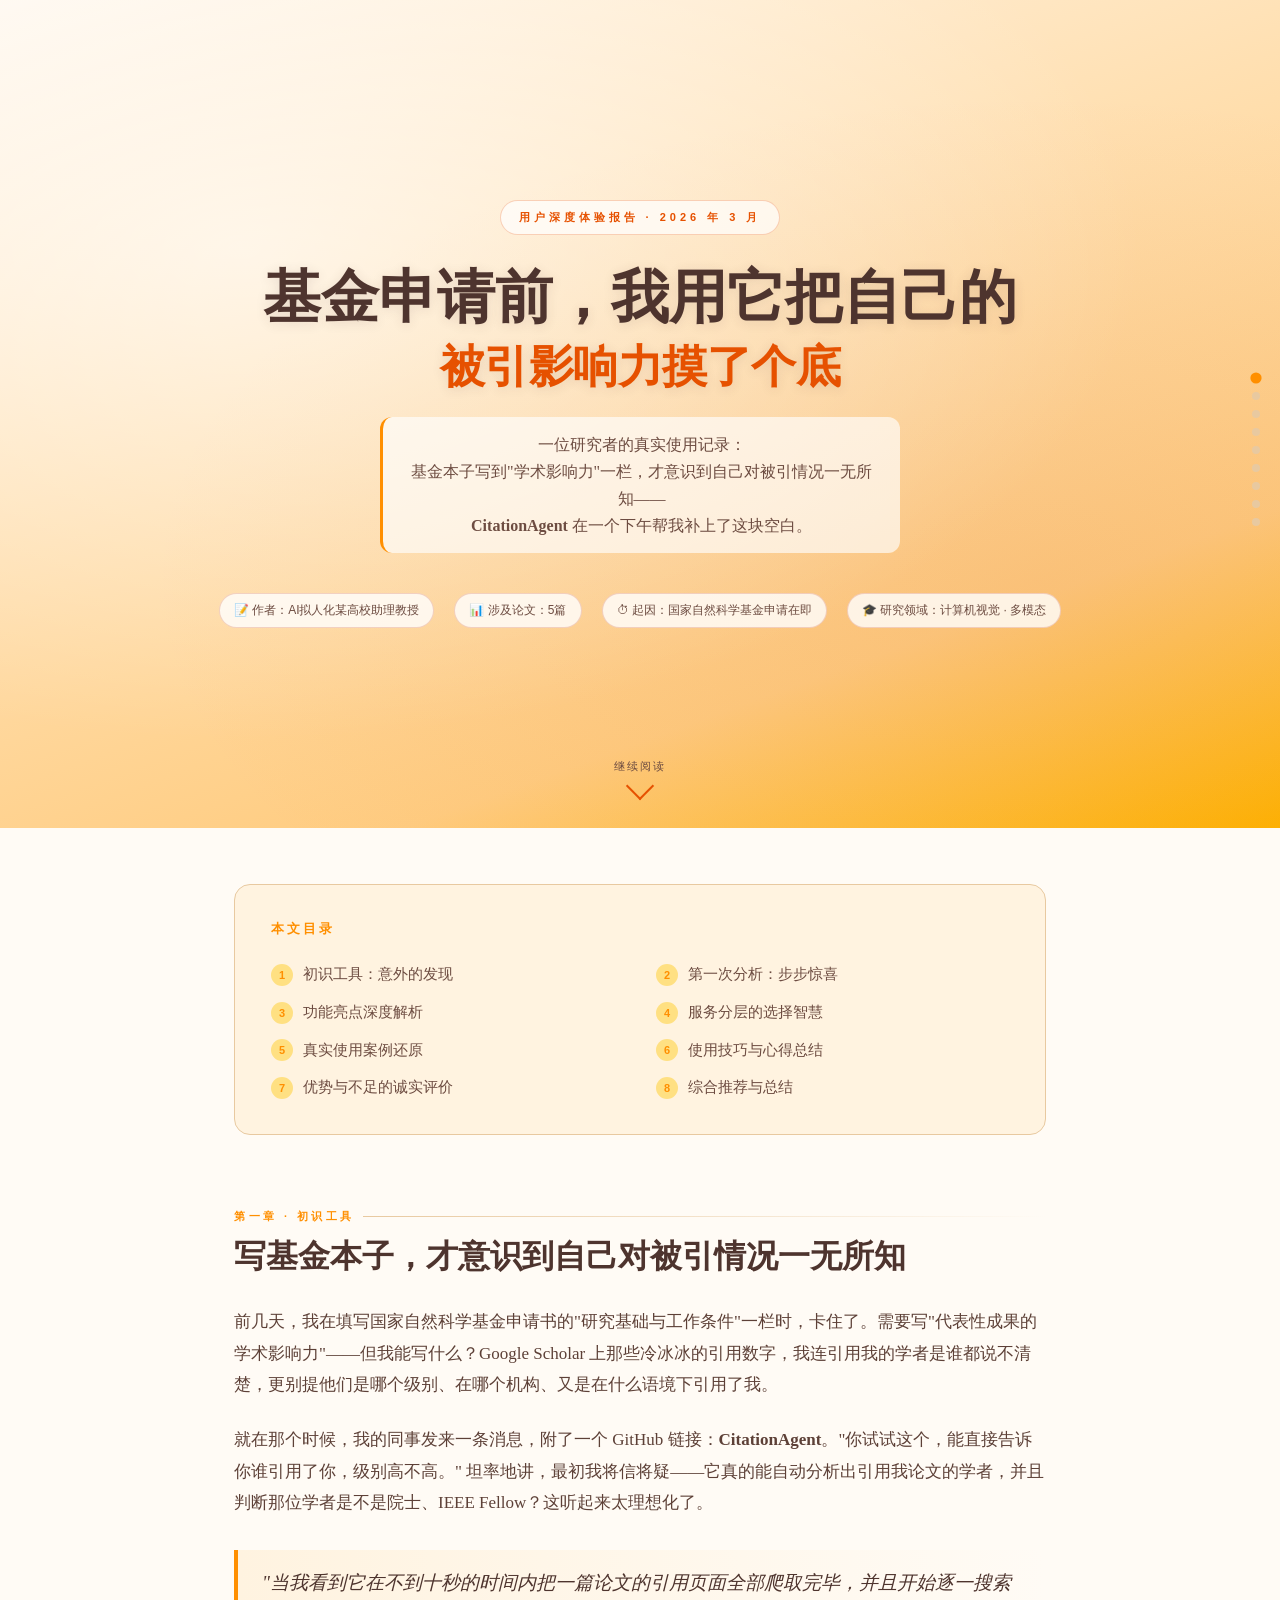
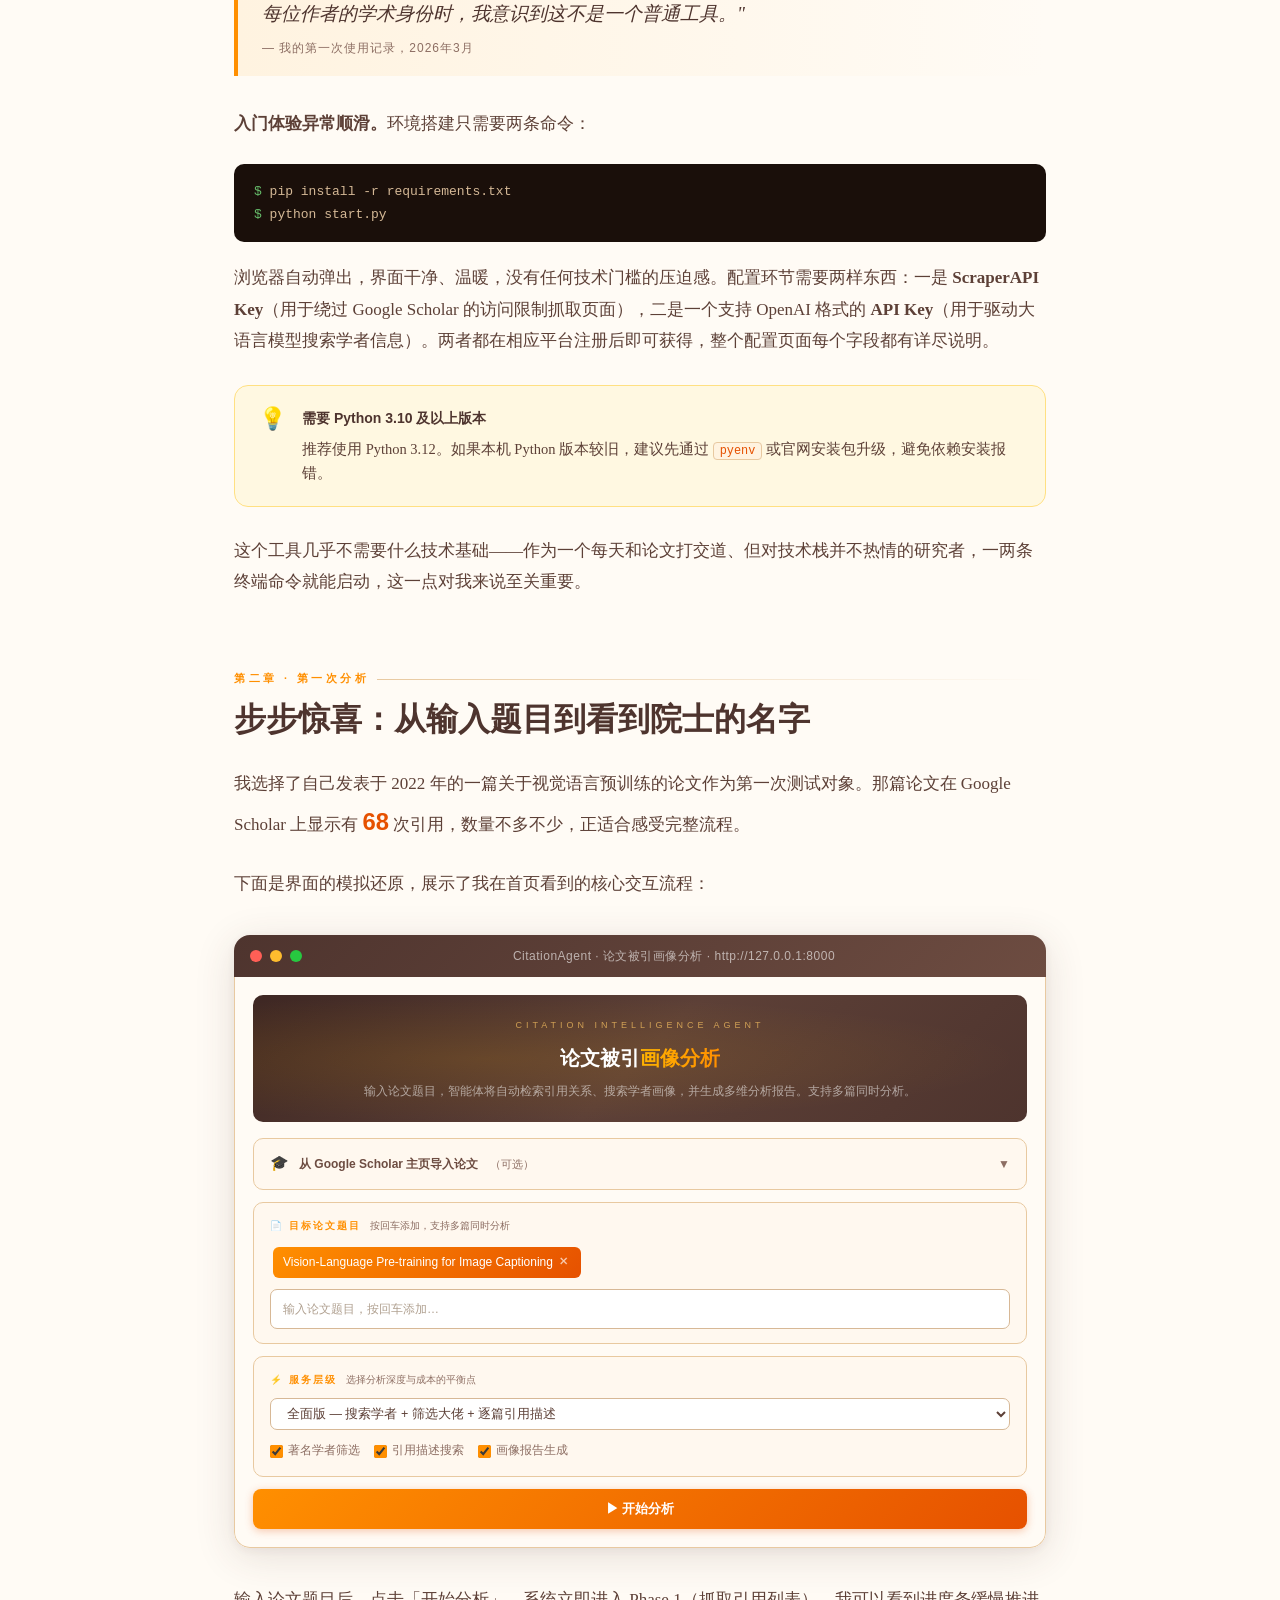
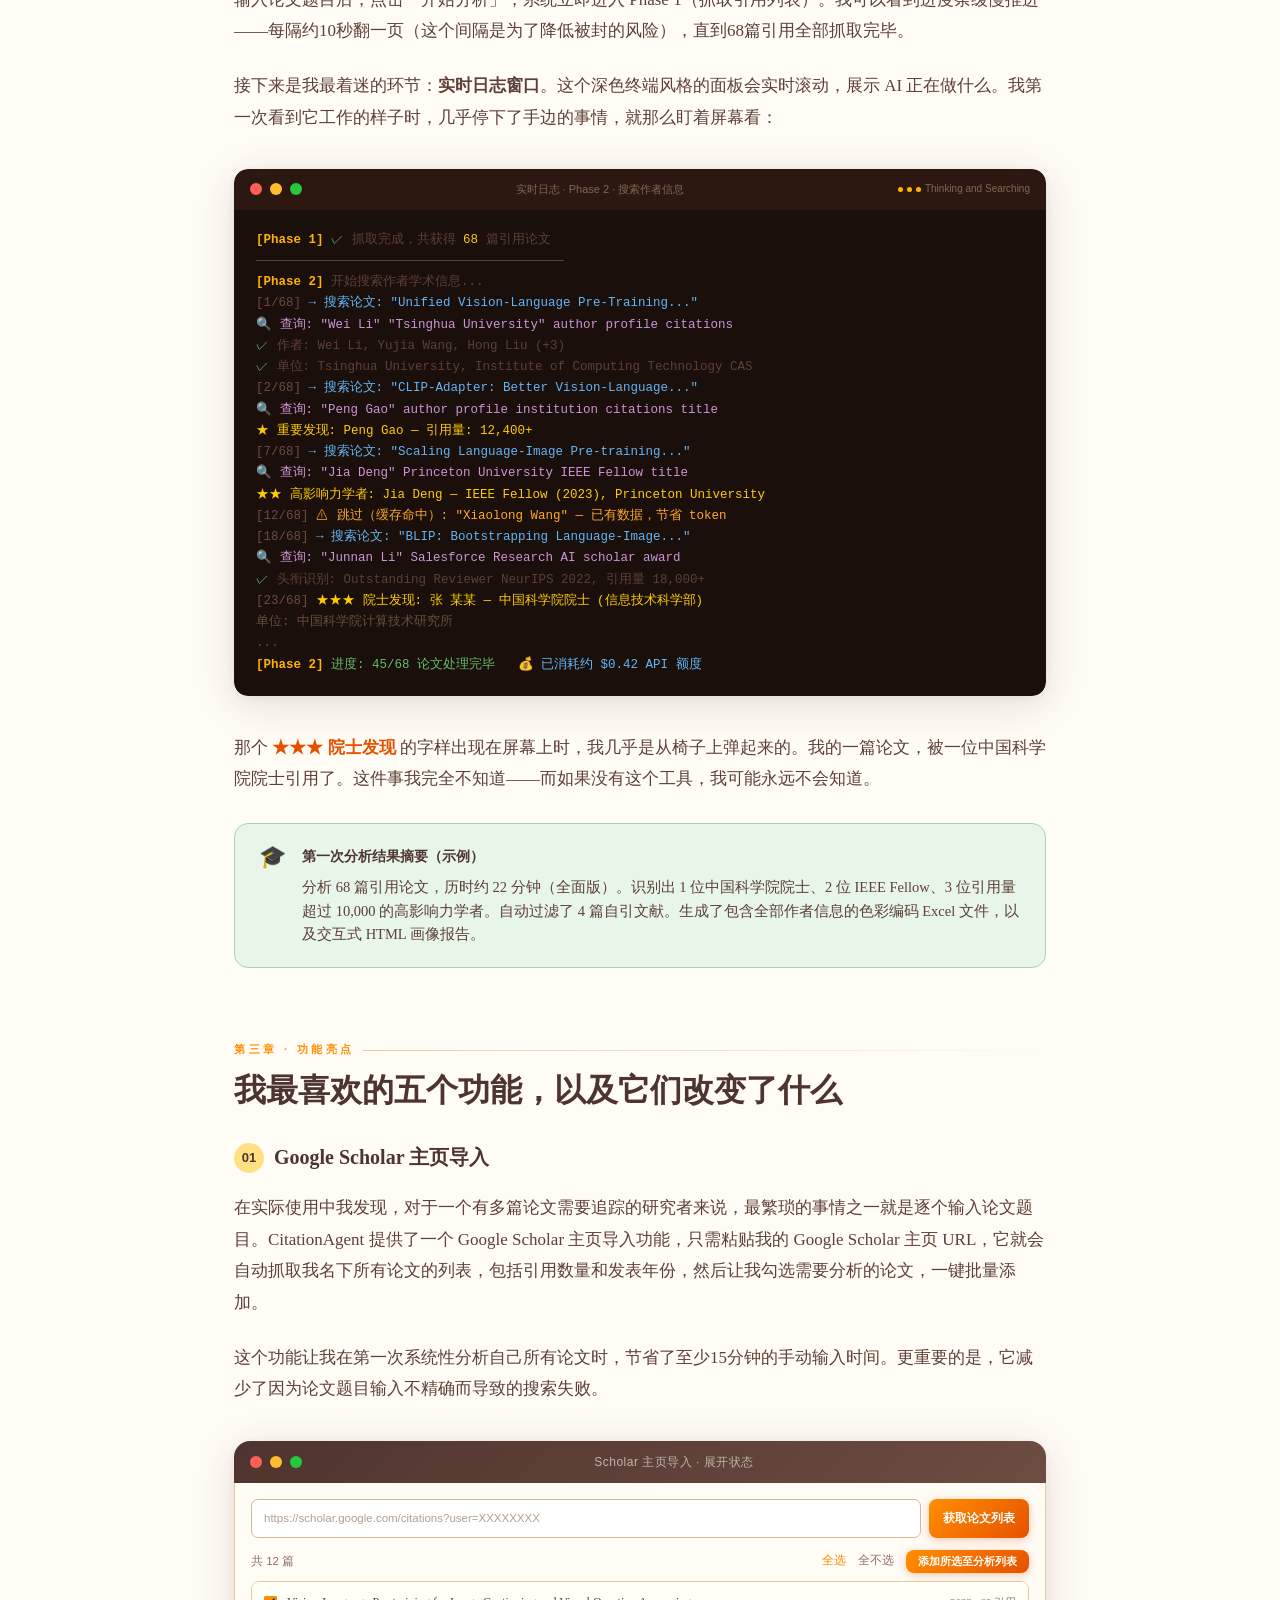
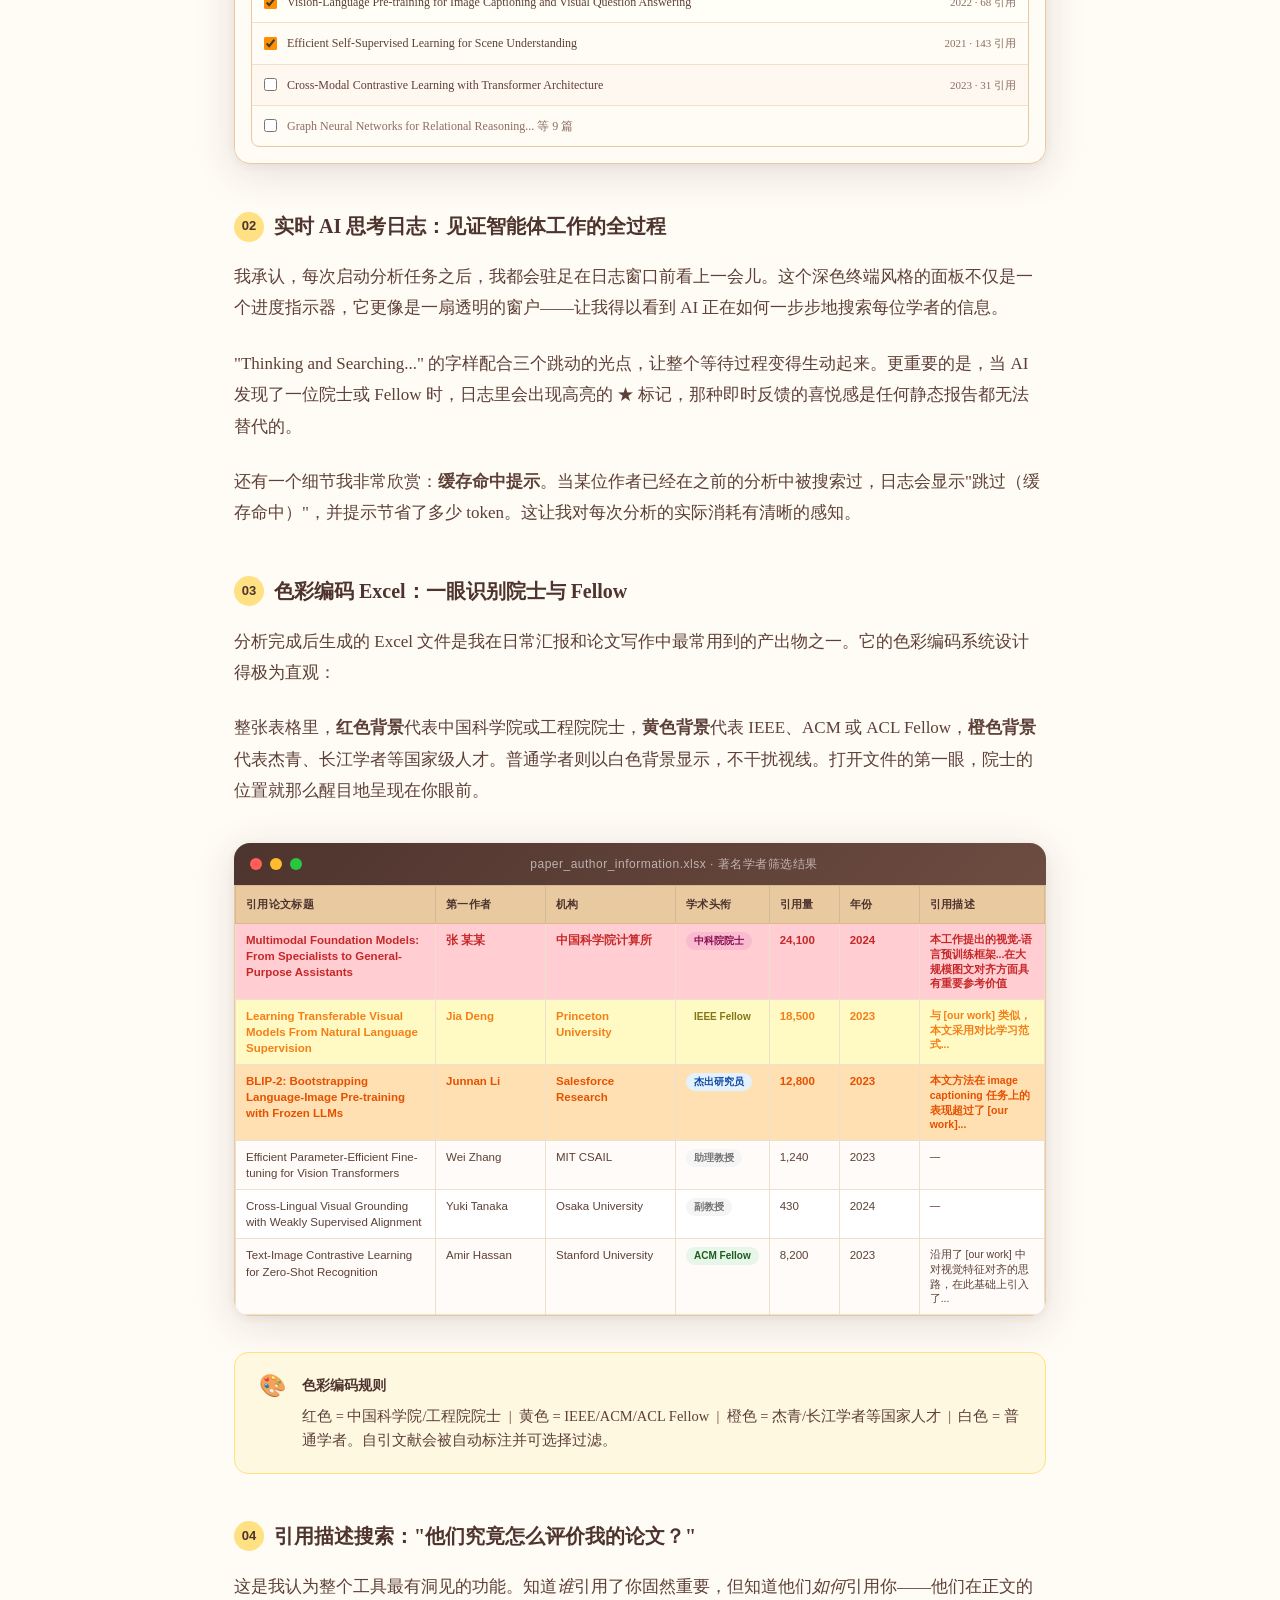
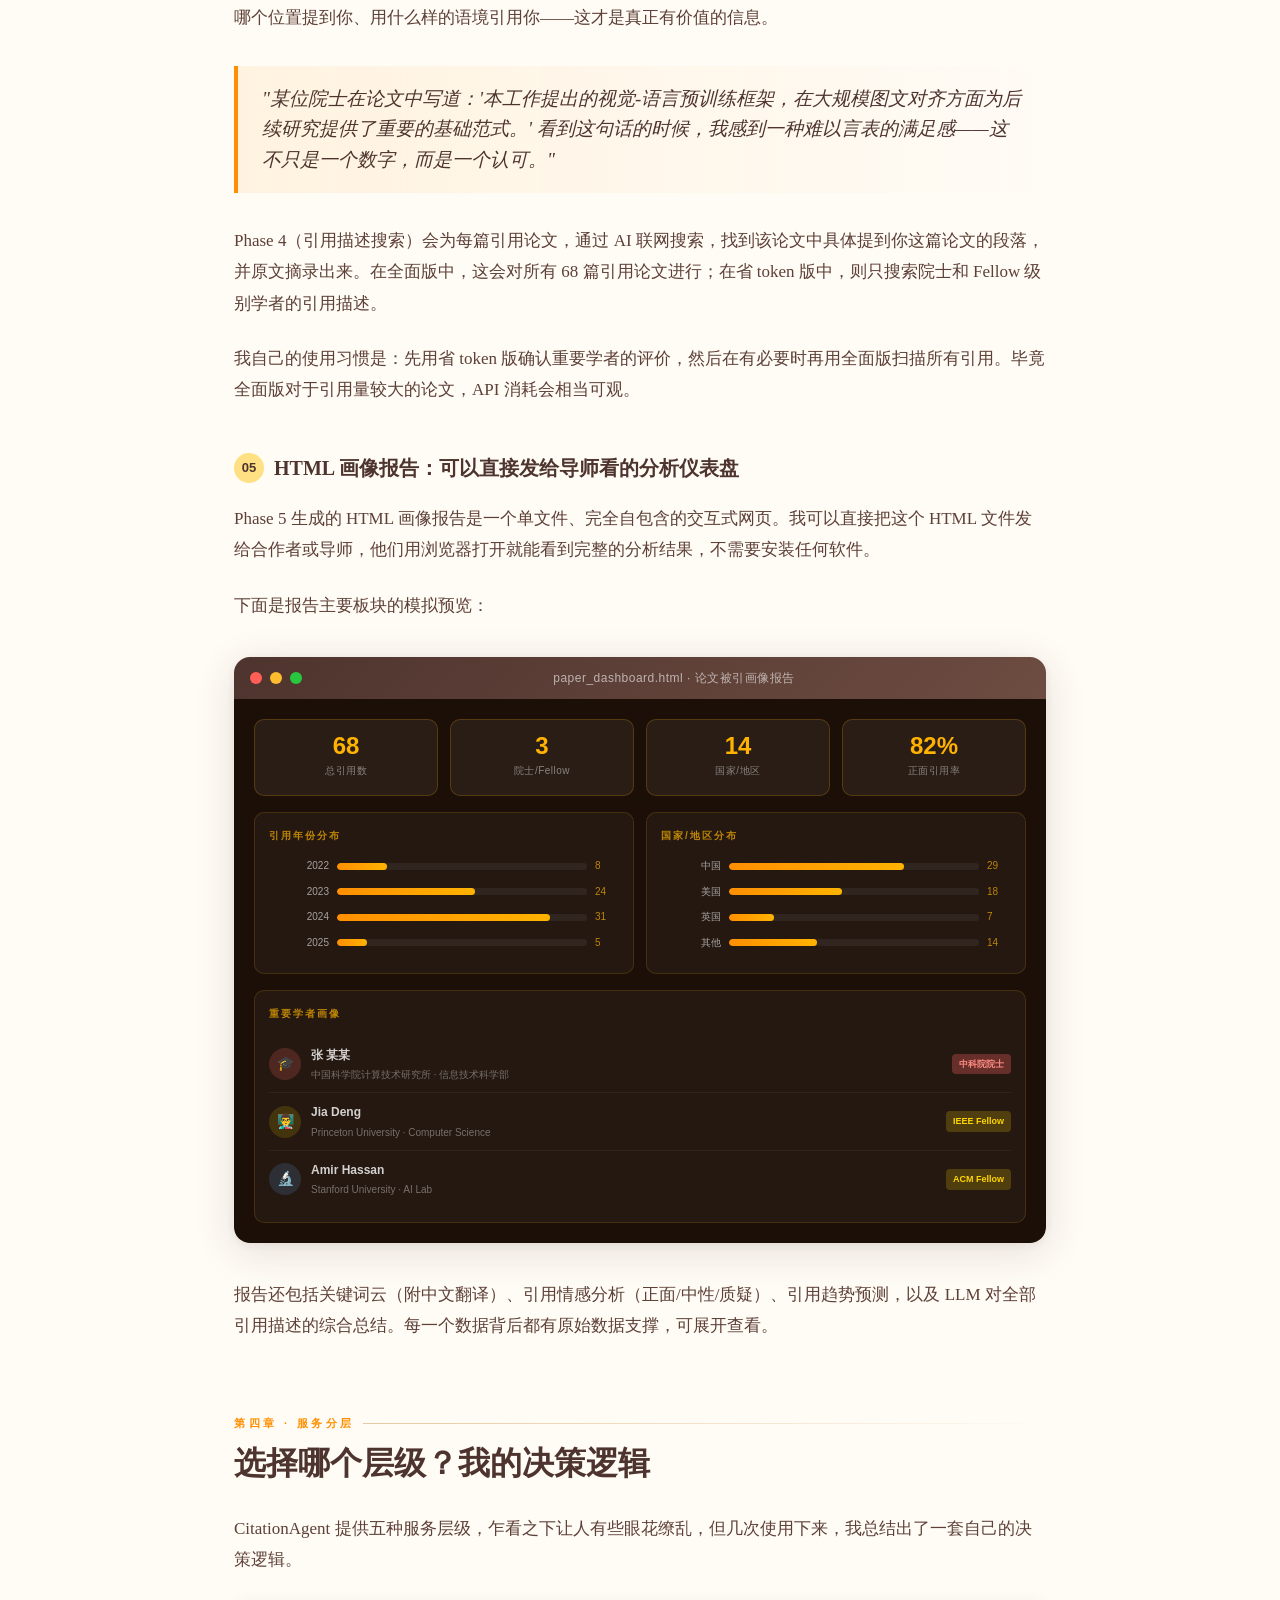
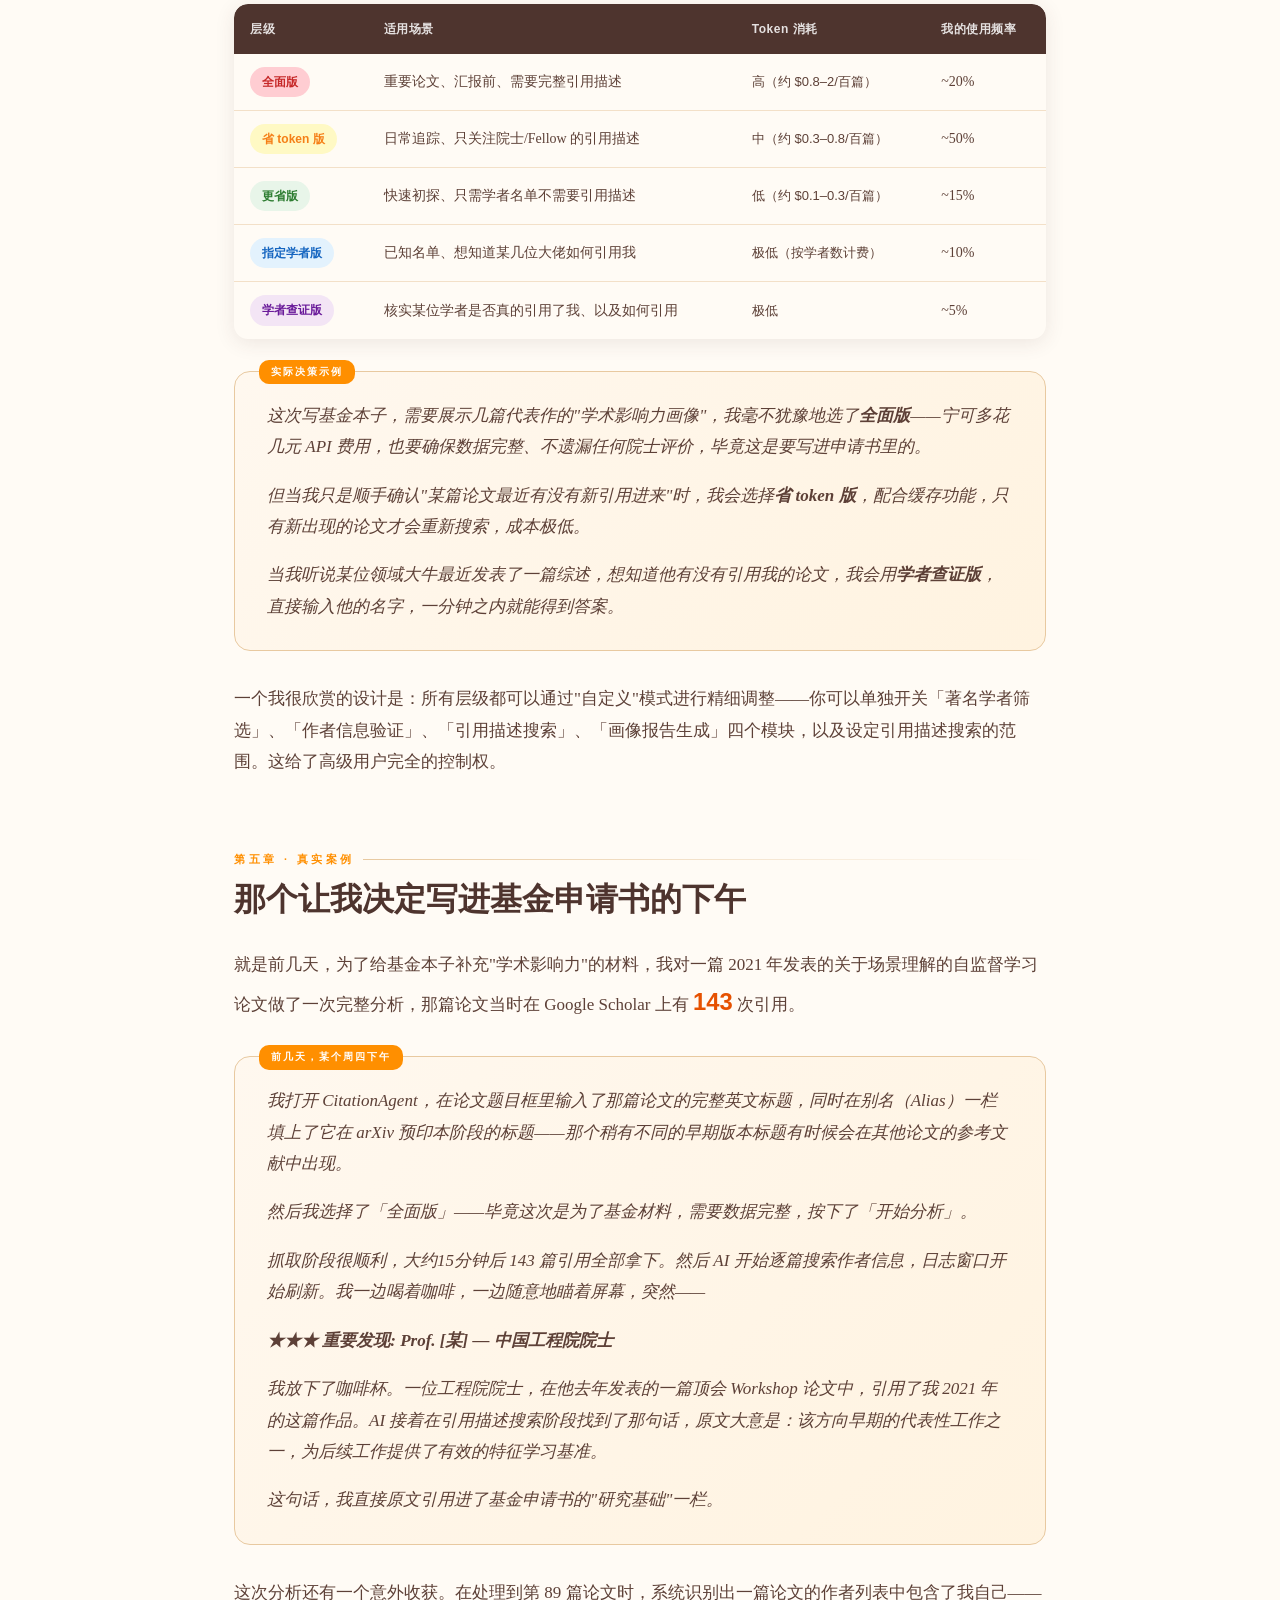
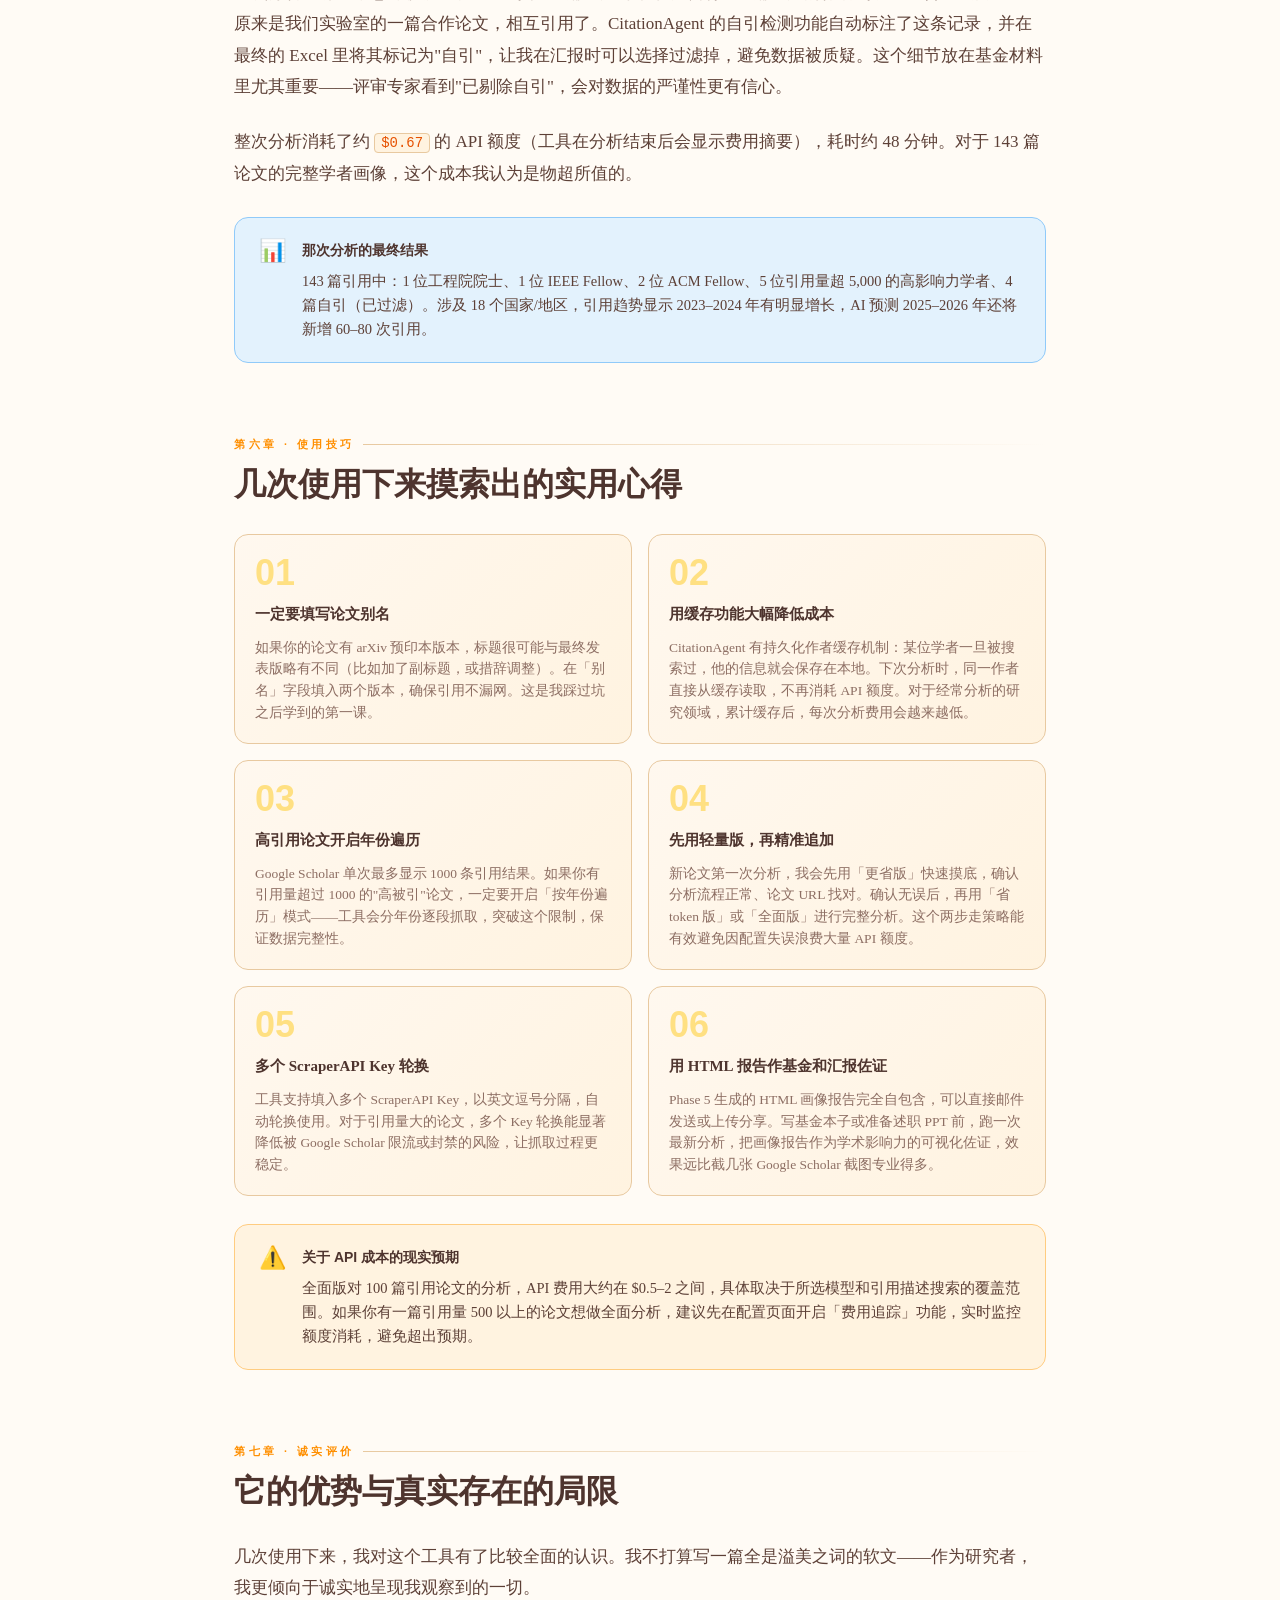
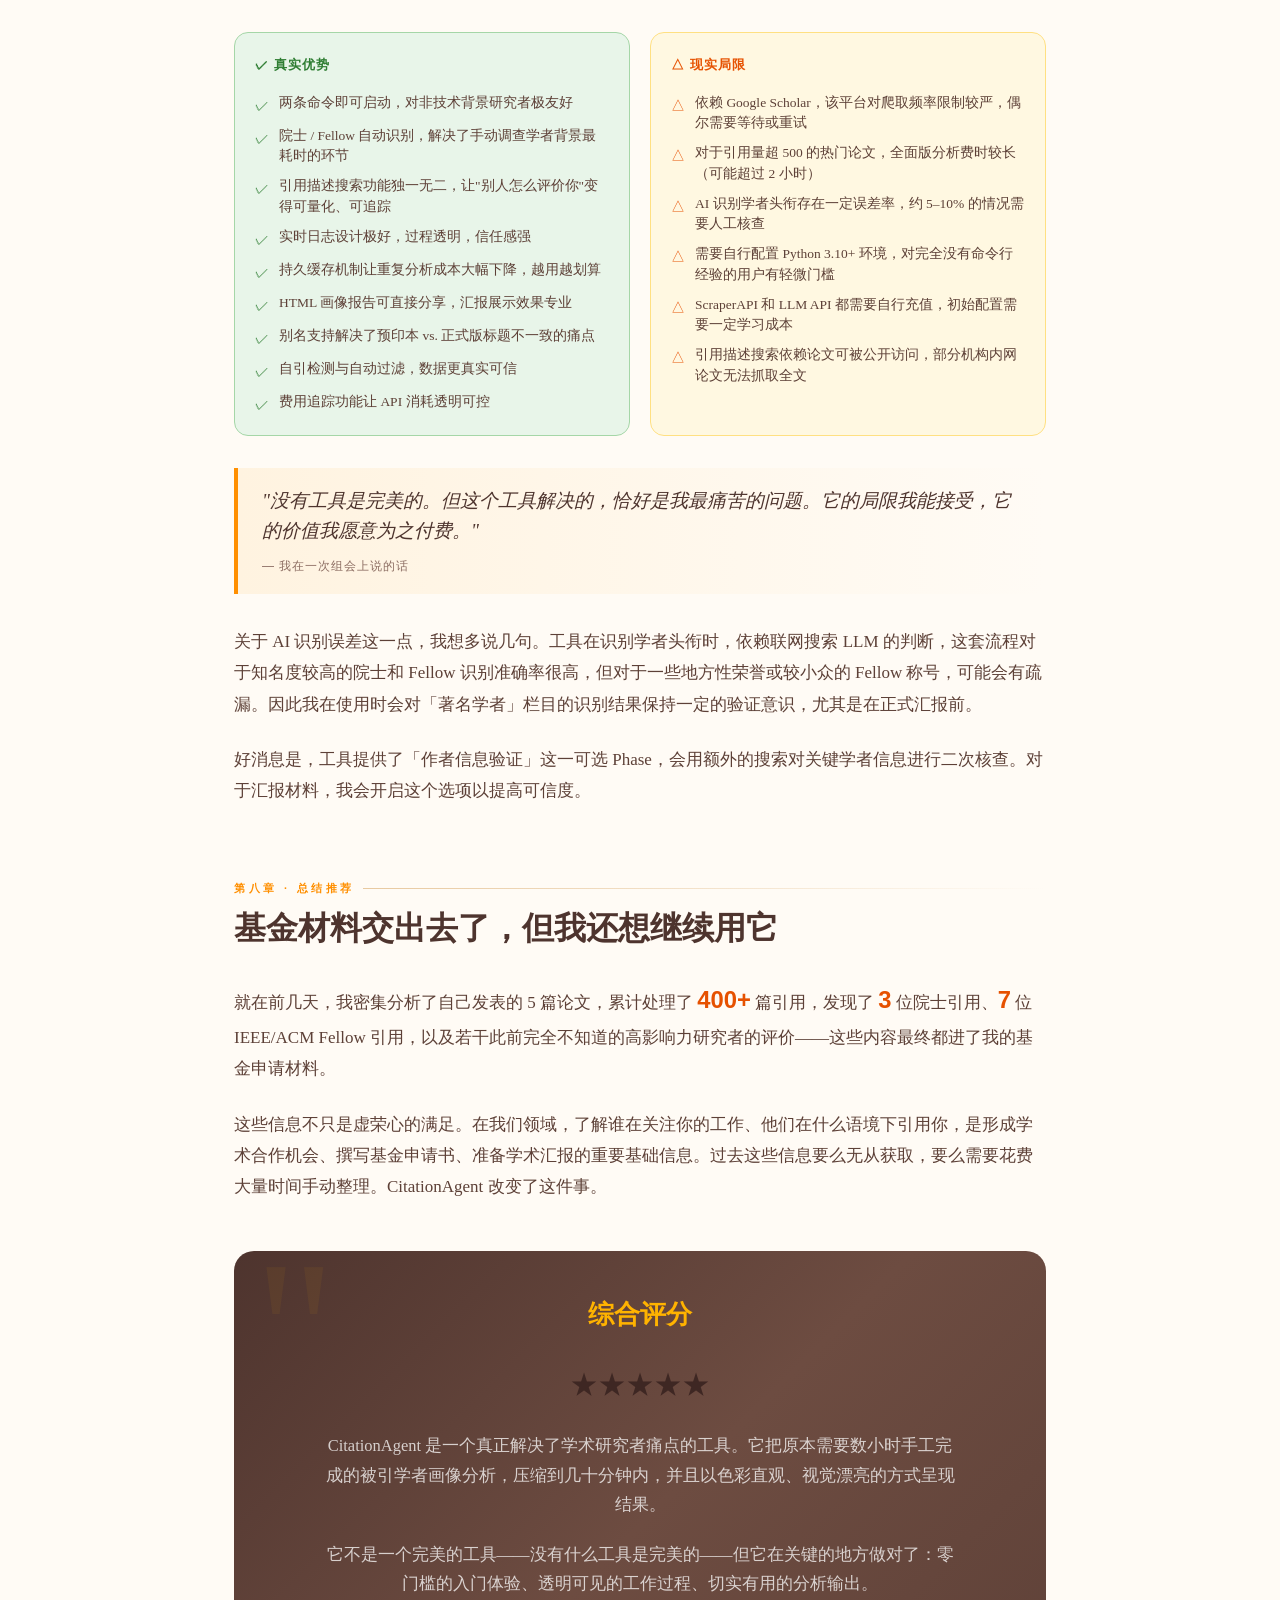
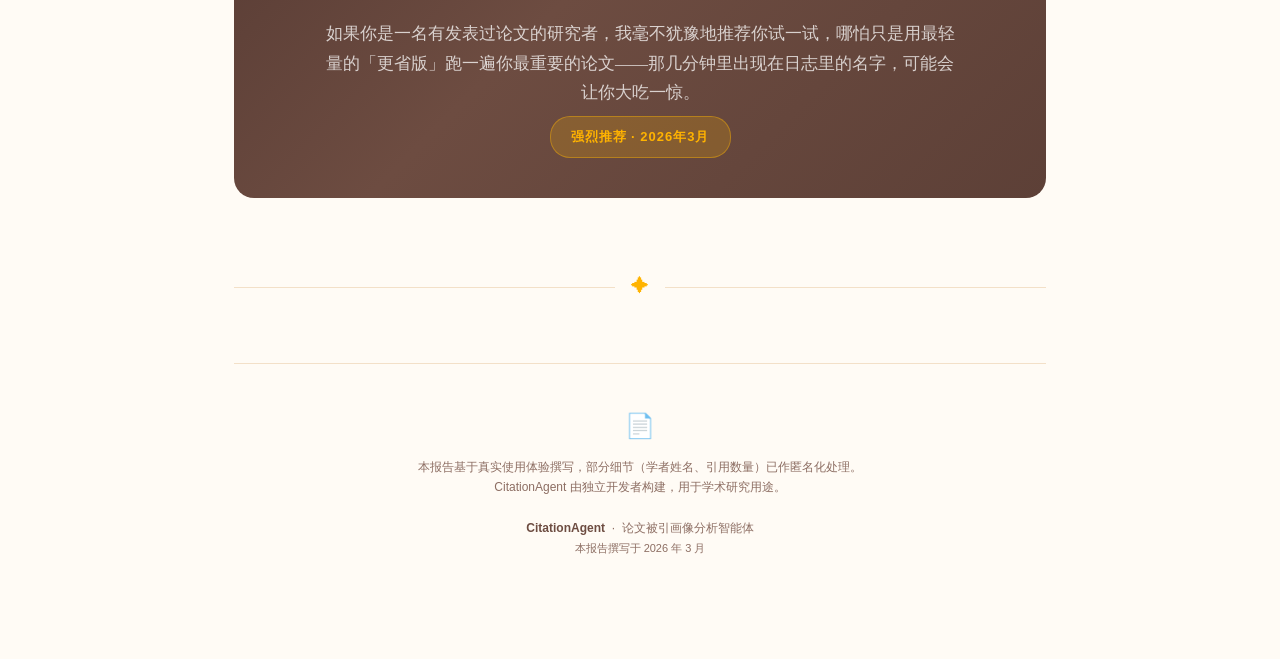
<file: docs/use-report.html>
<!DOCTYPE html>
<html lang="zh-CN">
<head>
<meta charset="UTF-8">
<meta name="viewport" content="width=device-width, initial-scale=1.0">
<title>我用它分析了我的论文被引情况 — CitationAgent 深度使用报告</title>
<style>
  /* ─── Reset & Base ─── */
  *, *::before, *::after { box-sizing: border-box; margin: 0; padding: 0; }

  :root {
    --bg:         #FFFBF5;
    --bg2:        #FFF8EF;
    --bg3:        #FFF3E0;
    --warm-100:   #FFE0B2;
    --warm-200:   #FFCC80;
    --amber:      #FFB300;
    --amber-light: #FFE082;
    --orange:     #FF8F00;
    --deep-orange: #E65100;
    --burnt:      #BF360C;
    --brown:      #4E342E;
    --brown-light: #6D4C41;
    --muted:      #8D6E63;
    --border:     #F3E0C8;
    --border2:    #E8C9A0;
    --text:       #3E2723;
    --text-light: #5D4037;
    --white:      #FFFFFF;
    --green:      #2E7D32;
    --red:        #C62828;
    --blue:       #1565C0;
  }

  html { scroll-behavior: smooth; }

  body {
    font-family: 'Georgia', 'Noto Serif SC', 'STSong', serif;
    background: var(--bg);
    color: var(--text);
    line-height: 1.85;
    font-size: 17px;
  }

  /* ─── Layout ─── */
  .page-wrapper {
    max-width: 860px;
    margin: 0 auto;
    padding: 0 24px 80px;
  }

  /* ─── Cover ─── */
  .cover {
    min-height: 92vh;
    display: flex;
    flex-direction: column;
    justify-content: center;
    align-items: center;
    text-align: center;
    padding: 60px 20px;
    background: linear-gradient(160deg, #FFF8EF 0%, #FFE0B2 40%, #FFCC80 75%, #FFB300 100%);
    position: relative;
    overflow: hidden;
    margin: 0 -24px;
  }

  .cover::before {
    content: '';
    position: absolute;
    inset: 0;
    background:
      radial-gradient(ellipse at 20% 30%, rgba(255,255,255,0.6) 0%, transparent 60%),
      radial-gradient(ellipse at 80% 70%, rgba(191,54,12,0.08) 0%, transparent 60%);
  }

  .cover-eyebrow {
    font-family: 'Arial', sans-serif;
    font-size: 11px;
    letter-spacing: 4px;
    text-transform: uppercase;
    color: var(--deep-orange);
    font-weight: 700;
    margin-bottom: 28px;
    position: relative;
    background: rgba(255,255,255,0.7);
    padding: 6px 18px;
    border-radius: 20px;
    border: 1px solid rgba(230,81,0,0.25);
  }

  .cover-title {
    font-size: clamp(32px, 6vw, 58px);
    font-weight: 900;
    line-height: 1.2;
    color: var(--brown);
    position: relative;
    margin-bottom: 22px;
    text-shadow: 0 2px 12px rgba(78,52,46,0.12);
  }

  .cover-title em {
    font-style: normal;
    color: var(--deep-orange);
    display: block;
    font-size: 0.78em;
    font-weight: 700;
    margin-top: 8px;
    letter-spacing: -0.5px;
  }

  .cover-subtitle {
    font-size: 16px;
    color: var(--brown-light);
    max-width: 520px;
    line-height: 1.7;
    position: relative;
    background: rgba(255,255,255,0.65);
    padding: 14px 24px;
    border-radius: 12px;
    border-left: 3px solid var(--orange);
    margin-bottom: 40px;
  }

  .cover-meta {
    display: flex;
    gap: 20px;
    flex-wrap: wrap;
    justify-content: center;
    position: relative;
    font-family: 'Arial', sans-serif;
    font-size: 12px;
    color: var(--brown-light);
  }

  .cover-meta span {
    background: rgba(255,255,255,0.8);
    padding: 5px 14px;
    border-radius: 20px;
    border: 1px solid rgba(191,54,12,0.2);
  }

  .cover-scroll-hint {
    position: absolute;
    bottom: 32px;
    left: 50%;
    transform: translateX(-50%);
    font-family: 'Arial', sans-serif;
    font-size: 11px;
    color: var(--brown-light);
    letter-spacing: 2px;
    text-transform: uppercase;
    display: flex;
    flex-direction: column;
    align-items: center;
    gap: 8px;
    animation: bounce 2s infinite;
  }

  @keyframes bounce {
    0%, 100% { transform: translateX(-50%) translateY(0); }
    50% { transform: translateX(-50%) translateY(8px); }
  }

  .arrow-down {
    width: 20px;
    height: 20px;
    border-right: 2px solid var(--deep-orange);
    border-bottom: 2px solid var(--deep-orange);
    transform: rotate(45deg);
    margin-top: -8px;
  }

  /* ─── TOC ─── */
  .toc-section {
    background: var(--bg3);
    border: 1px solid var(--border2);
    border-radius: 16px;
    padding: 32px 36px;
    margin: 56px 0 48px;
  }

  .toc-title {
    font-size: 13px;
    letter-spacing: 3px;
    text-transform: uppercase;
    color: var(--orange);
    font-family: 'Arial', sans-serif;
    font-weight: 700;
    margin-bottom: 20px;
  }

  .toc-list {
    list-style: none;
    display: grid;
    grid-template-columns: 1fr 1fr;
    gap: 10px 32px;
  }

  .toc-list li a {
    text-decoration: none;
    color: var(--brown-light);
    font-size: 15px;
    display: flex;
    align-items: center;
    gap: 10px;
    transition: color 0.2s;
  }

  .toc-list li a:hover { color: var(--deep-orange); }

  .toc-num {
    font-family: 'Arial', sans-serif;
    font-size: 11px;
    font-weight: 700;
    color: var(--orange);
    background: var(--amber-light);
    width: 22px;
    height: 22px;
    border-radius: 50%;
    display: inline-flex;
    align-items: center;
    justify-content: center;
    flex-shrink: 0;
  }

  /* ─── Section ─── */
  .section {
    margin: 72px 0;
    scroll-margin-top: 32px;
  }

  .section-eyebrow {
    font-family: 'Arial', sans-serif;
    font-size: 10.5px;
    letter-spacing: 3.5px;
    text-transform: uppercase;
    color: var(--orange);
    font-weight: 700;
    margin-bottom: 10px;
    display: flex;
    align-items: center;
    gap: 8px;
  }

  .section-eyebrow::after {
    content: '';
    flex: 1;
    height: 1px;
    background: linear-gradient(to right, var(--border2), transparent);
  }

  .section-title {
    font-size: clamp(22px, 4vw, 32px);
    font-weight: 800;
    color: var(--brown);
    line-height: 1.3;
    margin-bottom: 28px;
  }

  /* ─── Body Text ─── */
  p {
    margin-bottom: 1.4em;
    color: var(--text-light);
  }

  p:last-child { margin-bottom: 0; }

  /* ─── Pull Quote ─── */
  .pull-quote {
    border-left: 4px solid var(--orange);
    background: linear-gradient(to right, var(--bg3), transparent);
    padding: 18px 24px;
    margin: 32px 0;
    border-radius: 0 12px 12px 0;
    font-size: 19px;
    color: var(--brown);
    font-style: italic;
    line-height: 1.6;
  }

  .pull-quote cite {
    display: block;
    font-size: 12px;
    font-style: normal;
    color: var(--muted);
    margin-top: 10px;
    font-family: 'Arial', sans-serif;
    letter-spacing: 1px;
  }

  /* ─── Callout Box ─── */
  .callout {
    border-radius: 14px;
    padding: 20px 24px;
    margin: 28px 0;
    display: flex;
    gap: 16px;
    align-items: flex-start;
  }

  .callout-tip {
    background: #FFF8E1;
    border: 1px solid #FFE082;
  }

  .callout-info {
    background: #E3F2FD;
    border: 1px solid #90CAF9;
  }

  .callout-success {
    background: #E8F5E9;
    border: 1px solid #A5D6A7;
  }

  .callout-warn {
    background: #FFF3E0;
    border: 1px solid #FFCC80;
  }

  .callout-icon {
    font-size: 22px;
    flex-shrink: 0;
    line-height: 1;
    margin-top: 2px;
  }

  .callout-body { flex: 1; }

  .callout-title {
    font-size: 14px;
    font-weight: 700;
    font-family: 'Arial', sans-serif;
    margin-bottom: 6px;
    color: var(--brown);
  }

  .callout-text {
    font-size: 14.5px;
    color: var(--text-light);
    line-height: 1.65;
    margin: 0;
  }

  /* ─── UI Mockup Base ─── */
  .mockup-wrap {
    margin: 36px 0;
    border-radius: 16px;
    overflow: hidden;
    box-shadow: 0 8px 40px rgba(78,52,46,0.14), 0 2px 8px rgba(78,52,46,0.06);
  }

  .mockup-titlebar {
    background: linear-gradient(135deg, #4E342E 0%, #6D4C41 100%);
    padding: 10px 16px;
    display: flex;
    align-items: center;
    gap: 8px;
  }

  .mockup-dot {
    width: 12px;
    height: 12px;
    border-radius: 50%;
    flex-shrink: 0;
  }

  .mockup-dot.r { background: #FF5F56; }
  .mockup-dot.y { background: #FEBC2E; }
  .mockup-dot.g { background: #27C840; }

  .mockup-titlebar-label {
    font-family: 'Arial', sans-serif;
    font-size: 12px;
    color: rgba(255,255,255,0.6);
    margin-left: 8px;
    flex: 1;
    text-align: center;
    letter-spacing: 0.5px;
  }

  .mockup-body {
    background: #FFFBF5;
    padding: 24px;
    border: 1px solid var(--border2);
    border-top: none;
    border-radius: 0 0 16px 16px;
  }

  /* ─── App UI Mockup ─── */
  .ui-hero-bar {
    background: linear-gradient(135deg, #3E2723 0%, #5D4037 50%, #4E342E 100%);
    border-radius: 10px;
    padding: 22px 24px;
    margin-bottom: 16px;
    text-align: center;
    position: relative;
    overflow: hidden;
  }

  .ui-hero-bar::before {
    content: '';
    position: absolute;
    inset: 0;
    background: radial-gradient(ellipse at 30% 50%, rgba(255,179,0,0.12) 0%, transparent 70%);
  }

  .ui-hero-eyebrow {
    font-family: 'Arial', sans-serif;
    font-size: 9px;
    letter-spacing: 4px;
    color: rgba(255,200,100,0.7);
    text-transform: uppercase;
    margin-bottom: 6px;
    position: relative;
  }

  .ui-hero-title {
    font-size: 20px;
    font-weight: 800;
    color: #FFF;
    position: relative;
  }

  .ui-hero-title span {
    background: linear-gradient(90deg, #FFB300, #FF8F00);
    -webkit-background-clip: text;
    -webkit-text-fill-color: transparent;
    background-clip: text;
  }

  .ui-hero-desc {
    font-size: 11.5px;
    color: rgba(255,255,255,0.55);
    margin-top: 6px;
    position: relative;
    line-height: 1.5;
  }

  .ui-card {
    background: #FFF8EF;
    border: 1px solid #E8C9A0;
    border-radius: 10px;
    padding: 14px 16px;
    margin-bottom: 12px;
  }

  .ui-card-label {
    font-family: 'Arial', sans-serif;
    font-size: 9.5px;
    font-weight: 700;
    letter-spacing: 2px;
    text-transform: uppercase;
    color: var(--orange);
    margin-bottom: 10px;
  }

  .ui-input {
    width: 100%;
    background: white;
    border: 1px solid #D7B896;
    border-radius: 7px;
    padding: 8px 12px;
    font-size: 13px;
    color: var(--text-light);
    font-family: 'Arial', sans-serif;
  }

  .ui-tag {
    display: inline-flex;
    align-items: center;
    gap: 6px;
    background: linear-gradient(135deg, #FF8F00, #E65100);
    color: white;
    padding: 4px 12px 4px 10px;
    border-radius: 6px;
    font-size: 12px;
    font-family: 'Arial', sans-serif;
    margin: 3px;
  }

  .ui-tag-x {
    opacity: 0.7;
    cursor: pointer;
    font-size: 10px;
  }

  .ui-btn-primary {
    display: inline-flex;
    align-items: center;
    gap: 7px;
    background: linear-gradient(135deg, #FF8F00, #E65100);
    color: white;
    padding: 9px 20px;
    border-radius: 8px;
    font-family: 'Arial', sans-serif;
    font-size: 13px;
    font-weight: 600;
    border: none;
    cursor: pointer;
    box-shadow: 0 2px 8px rgba(230,81,0,0.3);
  }

  .ui-select {
    background: white;
    border: 1px solid #D7B896;
    border-radius: 7px;
    padding: 7px 12px;
    font-size: 12.5px;
    color: var(--text-light);
    font-family: 'Arial', sans-serif;
    width: 100%;
  }

  .ui-tier-row {
    display: flex;
    gap: 8px;
    margin-bottom: 10px;
    align-items: center;
  }

  .ui-tier-badge {
    font-family: 'Arial', sans-serif;
    font-size: 10px;
    font-weight: 700;
    padding: 3px 9px;
    border-radius: 4px;
    white-space: nowrap;
  }

  .ui-tier-full { background: #E65100; color: white; }
  .ui-tier-lite { background: #FF8F00; color: white; }
  .ui-tier-mini { background: #FFB300; color: #4E342E; }
  .ui-tier-custom { background: #8D6E63; color: white; }

  /* ─── Terminal / Log Mockup ─── */
  .terminal {
    background: #1A0F0A;
    border-radius: 0 0 14px 14px;
    padding: 20px 22px;
    font-family: 'Menlo', 'Monaco', 'Courier New', monospace;
    font-size: 12.5px;
    line-height: 1.7;
    min-height: 280px;
    color: #D4B896;
    overflow-x: auto;
  }

  .terminal-titlebar {
    background: #2C1810;
    padding: 10px 16px;
    display: flex;
    align-items: center;
    gap: 8px;
    border-radius: 14px 14px 0 0;
  }

  .t-dot { width: 12px; height: 12px; border-radius: 50%; flex-shrink: 0; }
  .t-dot.r { background: #FF5F56; }
  .t-dot.y { background: #FEBC2E; }
  .t-dot.g { background: #27C840; }

  .t-label {
    font-family: 'Arial', sans-serif;
    font-size: 11px;
    color: rgba(212, 184, 150, 0.5);
    flex: 1;
    text-align: center;
  }

  .t-thinking {
    display: inline-flex;
    align-items: center;
    gap: 4px;
    margin-left: auto;
    font-size: 10px;
    color: rgba(212, 184, 150, 0.5);
    font-family: 'Arial', sans-serif;
  }

  .t-dot-anim {
    width: 5px;
    height: 5px;
    border-radius: 50%;
    background: #FFB300;
    animation: pulse 1.2s ease-in-out infinite;
  }

  .t-dot-anim:nth-child(2) { animation-delay: 0.2s; }
  .t-dot-anim:nth-child(3) { animation-delay: 0.4s; }

  @keyframes pulse {
    0%, 100% { opacity: 0.3; transform: scale(0.8); }
    50% { opacity: 1; transform: scale(1); }
  }

  .log-line { margin: 0; }
  .log-phase { color: #FFB300; font-weight: 700; }
  .log-ok { color: #66BB6A; }
  .log-info { color: #64B5F6; }
  .log-search { color: #CE93D8; }
  .log-found { color: #FFCC02; }
  .log-warn { color: #FFA726; }
  .log-dim { color: #6D4C41; }

  /* ─── Excel Mockup ─── */
  .excel-wrap {
    overflow-x: auto;
    border-radius: 0 0 14px 14px;
    border: 1px solid var(--border2);
    border-top: none;
  }

  .excel-table {
    width: 100%;
    border-collapse: collapse;
    font-family: 'Arial', sans-serif;
    font-size: 11.5px;
    min-width: 720px;
  }

  .excel-table thead th {
    background: #E8C9A0;
    color: #4E342E;
    font-weight: 700;
    padding: 9px 10px;
    text-align: left;
    border: 1px solid #D7B896;
    letter-spacing: 0.3px;
    font-size: 10.5px;
    text-transform: uppercase;
    white-space: nowrap;
  }

  .excel-table tbody tr:nth-child(even) td { background: #FFFBF8; }
  .excel-table tbody tr:nth-child(odd) td { background: #FFFFFF; }

  .excel-table tbody td {
    padding: 8px 10px;
    border: 1px solid #EDE0CF;
    color: #5D4037;
    vertical-align: top;
    line-height: 1.4;
  }

  .excel-table tbody tr:hover td {
    background: #FFF3E0 !important;
  }

  .cell-red { background: #FFCDD2 !important; color: #C62828 !important; font-weight: 700; }
  .cell-yellow { background: #FFF9C4 !important; color: #F57F17 !important; font-weight: 700; }
  .cell-orange { background: #FFE0B2 !important; color: #E65100 !important; font-weight: 600; }
  .cell-normal { }

  .badge-pill {
    display: inline-block;
    padding: 2px 8px;
    border-radius: 10px;
    font-size: 10px;
    font-weight: 700;
    white-space: nowrap;
  }

  .badge-cae { background: #FFCDD2; color: #B71C1C; }
  .badge-cas { background: #F8BBD0; color: #880E4F; }
  .badge-ieee { background: #FFF9C4; color: #827717; }
  .badge-acm { background: #E8F5E9; color: #1B5E20; }
  .badge-cj { background: #E3F2FD; color: #0D47A1; }
  .badge-normal { background: #F5F5F5; color: #757575; }

  /* ─── Dashboard Preview ─── */
  .dash-preview {
    background: #1C0F08;
    border-radius: 0 0 14px 14px;
    padding: 20px;
    min-height: 400px;
  }

  .dash-stat-row {
    display: grid;
    grid-template-columns: repeat(4, 1fr);
    gap: 12px;
    margin-bottom: 16px;
  }

  .dash-stat {
    background: rgba(255,255,255,0.06);
    border: 1px solid rgba(255,179,0,0.2);
    border-radius: 10px;
    padding: 14px 12px;
    text-align: center;
  }

  .dash-stat-num {
    font-size: 24px;
    font-weight: 800;
    color: #FFB300;
    font-family: 'Arial', sans-serif;
    line-height: 1;
    margin-bottom: 4px;
  }

  .dash-stat-label {
    font-size: 10px;
    color: rgba(255,255,255,0.45);
    font-family: 'Arial', sans-serif;
    letter-spacing: 0.5px;
  }

  .dash-chart-row {
    display: grid;
    grid-template-columns: 1fr 1fr;
    gap: 12px;
    margin-bottom: 16px;
  }

  .dash-chart-box {
    background: rgba(255,255,255,0.04);
    border: 1px solid rgba(255,179,0,0.15);
    border-radius: 10px;
    padding: 14px;
  }

  .dash-chart-title {
    font-family: 'Arial', sans-serif;
    font-size: 10px;
    letter-spacing: 2px;
    text-transform: uppercase;
    color: rgba(255,179,0,0.7);
    margin-bottom: 12px;
    font-weight: 700;
  }

  .bar-chart-row {
    display: flex;
    align-items: center;
    gap: 8px;
    margin-bottom: 7px;
  }

  .bar-label {
    font-family: 'Arial', sans-serif;
    font-size: 10px;
    color: rgba(255,255,255,0.6);
    width: 60px;
    text-align: right;
    flex-shrink: 0;
    white-space: nowrap;
  }

  .bar-track {
    flex: 1;
    height: 7px;
    background: rgba(255,255,255,0.06);
    border-radius: 4px;
    overflow: hidden;
  }

  .bar-fill {
    height: 100%;
    border-radius: 4px;
    background: linear-gradient(to right, #FF8F00, #FFB300);
  }

  .bar-val {
    font-family: 'Arial', sans-serif;
    font-size: 10px;
    color: rgba(255,179,0,0.7);
    width: 24px;
    flex-shrink: 0;
  }

  /* scholar cards in dash */
  .dash-scholar-list {
    background: rgba(255,255,255,0.04);
    border: 1px solid rgba(255,179,0,0.15);
    border-radius: 10px;
    padding: 14px;
  }

  .dash-scholar-item {
    display: flex;
    align-items: center;
    gap: 10px;
    padding: 8px 0;
    border-bottom: 1px solid rgba(255,255,255,0.05);
  }

  .dash-scholar-item:last-child { border-bottom: none; }

  .dash-scholar-avatar {
    width: 32px;
    height: 32px;
    border-radius: 50%;
    display: flex;
    align-items: center;
    justify-content: center;
    font-size: 14px;
    flex-shrink: 0;
  }

  .dash-scholar-name {
    font-size: 12px;
    color: rgba(255,255,255,0.8);
    font-family: 'Arial', sans-serif;
    font-weight: 600;
  }

  .dash-scholar-aff {
    font-size: 10px;
    color: rgba(255,255,255,0.38);
    font-family: 'Arial', sans-serif;
  }

  .dash-scholar-badge {
    margin-left: auto;
    font-size: 9px;
    font-weight: 700;
    padding: 2px 7px;
    border-radius: 4px;
    white-space: nowrap;
    font-family: 'Arial', sans-serif;
  }

  .dsb-cas { background: rgba(255,100,100,0.3); color: #FF8A80; }
  .dsb-ieee { background: rgba(255,214,0,0.2); color: #FFD600; }
  .dsb-cj { background: rgba(100,180,255,0.2); color: #82B1FF; }

  /* ─── Service Tier Table ─── */
  .tier-table {
    width: 100%;
    border-collapse: separate;
    border-spacing: 0;
    border-radius: 14px;
    overflow: hidden;
    box-shadow: 0 4px 20px rgba(78,52,46,0.1);
    margin: 28px 0;
  }

  .tier-table thead th {
    background: #4E342E;
    color: rgba(255,255,255,0.85);
    padding: 14px 16px;
    font-family: 'Arial', sans-serif;
    font-size: 12px;
    font-weight: 600;
    text-align: left;
    letter-spacing: 0.5px;
  }

  .tier-table thead th:first-child { border-radius: 14px 0 0 0; }
  .tier-table thead th:last-child { border-radius: 0 14px 0 0; }

  .tier-table tbody tr { transition: background 0.15s; }
  .tier-table tbody tr:hover td { background: #FFF3E0; }

  .tier-table tbody td {
    padding: 13px 16px;
    border-bottom: 1px solid var(--border);
    font-size: 14px;
    color: var(--text-light);
    vertical-align: middle;
  }

  .tier-table tbody tr:last-child td { border-bottom: none; }
  .tier-table tbody tr:last-child td:first-child { border-radius: 0 0 0 14px; }
  .tier-table tbody tr:last-child td:last-child { border-radius: 0 0 14px 0; }

  .tier-chip {
    display: inline-block;
    padding: 4px 12px;
    border-radius: 20px;
    font-family: 'Arial', sans-serif;
    font-size: 12px;
    font-weight: 700;
    white-space: nowrap;
  }

  /* ─── Tips Grid ─── */
  .tips-grid {
    display: grid;
    grid-template-columns: 1fr 1fr;
    gap: 16px;
    margin: 28px 0;
  }

  .tip-card {
    background: linear-gradient(135deg, #FFF8EF, #FFF3E0);
    border: 1px solid var(--border2);
    border-radius: 14px;
    padding: 20px;
    position: relative;
  }

  .tip-num {
    font-family: 'Arial', sans-serif;
    font-size: 36px;
    font-weight: 900;
    color: var(--amber-light);
    line-height: 1;
    margin-bottom: 10px;
  }

  .tip-title {
    font-size: 15px;
    font-weight: 700;
    color: var(--brown);
    margin-bottom: 8px;
  }

  .tip-text {
    font-size: 13.5px;
    color: var(--muted);
    line-height: 1.6;
    margin: 0;
  }

  /* ─── Pros/Cons ─── */
  .pros-cons-grid {
    display: grid;
    grid-template-columns: 1fr 1fr;
    gap: 20px;
    margin: 28px 0;
  }

  .pros-card {
    background: #E8F5E9;
    border: 1px solid #A5D6A7;
    border-radius: 14px;
    padding: 20px;
  }

  .cons-card {
    background: #FFF8E1;
    border: 1px solid #FFE082;
    border-radius: 14px;
    padding: 20px;
  }

  .pc-title {
    font-family: 'Arial', sans-serif;
    font-size: 13px;
    font-weight: 700;
    letter-spacing: 1px;
    text-transform: uppercase;
    margin-bottom: 16px;
    display: flex;
    align-items: center;
    gap: 8px;
  }

  .pros-card .pc-title { color: #2E7D32; }
  .cons-card .pc-title { color: #E65100; }

  .pc-list {
    list-style: none;
    display: flex;
    flex-direction: column;
    gap: 10px;
  }

  .pc-list li {
    display: flex;
    gap: 10px;
    font-size: 13.5px;
    color: var(--text-light);
    line-height: 1.5;
  }

  .pc-list li::before {
    flex-shrink: 0;
    margin-top: 2px;
    font-size: 14px;
  }

  .pros-card .pc-list li::before { content: '✓'; color: #2E7D32; }
  .cons-card .pc-list li::before { content: '△'; color: #E65100; }

  /* ─── Conclusion Box ─── */
  .conclusion-box {
    background: linear-gradient(135deg, #4E342E 0%, #6D4C41 50%, #5D4037 100%);
    border-radius: 20px;
    padding: 40px 44px;
    margin: 48px 0;
    position: relative;
    overflow: hidden;
    text-align: center;
  }

  .conclusion-box::before {
    content: '"';
    position: absolute;
    top: -20px;
    left: 20px;
    font-size: 200px;
    color: rgba(255,179,0,0.06);
    font-family: Georgia, serif;
    line-height: 1;
  }

  .conclusion-box h3 {
    font-size: 26px;
    color: #FFB300;
    margin-bottom: 18px;
    position: relative;
  }

  .conclusion-box p {
    color: rgba(255,255,255,0.75);
    font-size: 16.5px;
    max-width: 640px;
    margin: 0 auto 1.2em;
    line-height: 1.8;
    position: relative;
  }

  .conclusion-rating {
    display: flex;
    justify-content: center;
    gap: 4px;
    margin: 20px 0;
    font-size: 28px;
    position: relative;
  }

  .conclusion-tag {
    display: inline-block;
    background: rgba(255,179,0,0.2);
    border: 1px solid rgba(255,179,0,0.4);
    color: #FFB300;
    padding: 8px 20px;
    border-radius: 20px;
    font-family: 'Arial', sans-serif;
    font-size: 13px;
    font-weight: 700;
    letter-spacing: 1px;
    margin-top: 8px;
    position: relative;
  }

  /* ─── Footer ─── */
  .footer {
    text-align: center;
    padding: 40px 0 20px;
    border-top: 1px solid var(--border);
    margin-top: 60px;
  }

  .footer-logo {
    font-size: 24px;
    margin-bottom: 8px;
  }

  .footer-text {
    font-family: 'Arial', sans-serif;
    font-size: 12px;
    color: var(--muted);
    line-height: 1.7;
  }

  /* ─── Divider ─── */
  .divider {
    border: none;
    border-top: 1px solid var(--border);
    margin: 48px 0;
  }

  .divider-ornament {
    text-align: center;
    position: relative;
    margin: 40px 0;
  }

  .divider-ornament::before {
    content: '';
    position: absolute;
    top: 50%;
    left: 0;
    right: 0;
    height: 1px;
    background: var(--border);
  }

  .divider-ornament span {
    background: var(--bg);
    padding: 0 16px;
    position: relative;
    color: var(--amber);
    font-size: 18px;
  }

  /* ─── Responsive ─── */
  @media (max-width: 640px) {
    .toc-list { grid-template-columns: 1fr; }
    .tips-grid { grid-template-columns: 1fr; }
    .pros-cons-grid { grid-template-columns: 1fr; }
    .dash-stat-row { grid-template-columns: repeat(2, 1fr); }
    .dash-chart-row { grid-template-columns: 1fr; }
    body { font-size: 15px; }
    .conclusion-box { padding: 28px 24px; }
  }

  /* ─── Inline code ─── */
  code {
    font-family: 'Menlo', 'Monaco', monospace;
    font-size: 0.82em;
    background: var(--bg3);
    border: 1px solid var(--border2);
    border-radius: 4px;
    padding: 1px 6px;
    color: var(--deep-orange);
  }

  /* ─── Narrative scene ─── */
  .narrative-scene {
    background: linear-gradient(135deg, #FFF8EF 0%, #FFF3E0 100%);
    border: 1px solid var(--border2);
    border-radius: 16px;
    padding: 28px 32px;
    margin: 32px 0;
    position: relative;
  }

  .narrative-scene::before {
    content: attr(data-chapter);
    position: absolute;
    top: -12px;
    left: 24px;
    background: var(--orange);
    color: white;
    font-family: 'Arial', sans-serif;
    font-size: 10px;
    font-weight: 700;
    letter-spacing: 2px;
    text-transform: uppercase;
    padding: 3px 12px;
    border-radius: 10px;
  }

  .scene-p {
    color: var(--text-light);
    line-height: 1.85;
    font-style: italic;
    margin-bottom: 1em;
  }

  .scene-p:last-child { margin-bottom: 0; }

  /* ─── Highlight number ─── */
  .hl-num {
    font-size: 1.4em;
    font-weight: 900;
    color: var(--deep-orange);
    font-family: 'Arial', sans-serif;
  }

  /* Sticky progress dots */
  .reading-dots {
    position: fixed;
    right: 20px;
    top: 50%;
    transform: translateY(-50%);
    display: flex;
    flex-direction: column;
    gap: 10px;
    z-index: 100;
  }

  .reading-dot {
    width: 8px;
    height: 8px;
    border-radius: 50%;
    background: var(--border2);
    transition: all 0.3s;
    cursor: pointer;
  }

  .reading-dot.active {
    background: var(--orange);
    transform: scale(1.4);
  }

  @media (max-width: 768px) {
    .reading-dots { display: none; }
  }
</style>
</head>
<body>

<!-- Reading Progress Dots -->
<nav class="reading-dots" aria-label="章节导航">
  <div class="reading-dot active" onclick="document.getElementById('cover').scrollIntoView({behavior:'smooth'})" title="封面"></div>
  <div class="reading-dot" onclick="document.getElementById('s1').scrollIntoView({behavior:'smooth'})" title="初识工具"></div>
  <div class="reading-dot" onclick="document.getElementById('s2').scrollIntoView({behavior:'smooth'})" title="第一次分析"></div>
  <div class="reading-dot" onclick="document.getElementById('s3').scrollIntoView({behavior:'smooth'})" title="功能亮点"></div>
  <div class="reading-dot" onclick="document.getElementById('s4').scrollIntoView({behavior:'smooth'})" title="服务分层"></div>
  <div class="reading-dot" onclick="document.getElementById('s5').scrollIntoView({behavior:'smooth'})" title="真实案例"></div>
  <div class="reading-dot" onclick="document.getElementById('s6').scrollIntoView({behavior:'smooth'})" title="使用技巧"></div>
  <div class="reading-dot" onclick="document.getElementById('s7').scrollIntoView({behavior:'smooth'})" title="优势与不足"></div>
  <div class="reading-dot" onclick="document.getElementById('s8').scrollIntoView({behavior:'smooth'})" title="总结"></div>
</nav>

<!-- ═══════════════════════════════════════ COVER ═══════════════════════════════════════ -->
<div class="cover" id="cover">
  <div class="cover-eyebrow">用户深度体验报告 · 2026 年 3 月</div>
  <h1 class="cover-title">
    基金申请前，我用它把自己的
    <em>被引影响力摸了个底</em>
  </h1>
  <p class="cover-subtitle">
    一位研究者的真实使用记录：<br>
    基金本子写到"学术影响力"一栏，才意识到自己对被引情况一无所知——<br>
    <strong>CitationAgent</strong> 在一个下午帮我补上了这块空白。
  </p>
  <div class="cover-meta">
    <span>📝 作者：AI拟人化某高校助理教授</span>
    <span>📊 涉及论文：5篇</span>
    <span>⏱ 起因：国家自然科学基金申请在即</span>
    <span>🎓 研究领域：计算机视觉 · 多模态</span>
  </div>
  <div class="cover-scroll-hint">
    继续阅读
    <div class="arrow-down"></div>
  </div>
</div>

<!-- ═══════════════════════════════════════ WRAPPER ═══════════════════════════════════════ -->
<div class="page-wrapper">

<!-- ─── TOC ─── -->
<div class="toc-section">
  <div class="toc-title">本文目录</div>
  <ul class="toc-list">
    <li><a href="#s1"><span class="toc-num">1</span> 初识工具：意外的发现</a></li>
    <li><a href="#s2"><span class="toc-num">2</span> 第一次分析：步步惊喜</a></li>
    <li><a href="#s3"><span class="toc-num">3</span> 功能亮点深度解析</a></li>
    <li><a href="#s4"><span class="toc-num">4</span> 服务分层的选择智慧</a></li>
    <li><a href="#s5"><span class="toc-num">5</span> 真实使用案例还原</a></li>
    <li><a href="#s6"><span class="toc-num">6</span> 使用技巧与心得总结</a></li>
    <li><a href="#s7"><span class="toc-num">7</span> 优势与不足的诚实评价</a></li>
    <li><a href="#s8"><span class="toc-num">8</span> 综合推荐与总结</a></li>
  </ul>
</div>

<!-- ═══════════════════════════════════════ S1 ═══════════════════════════════════════ -->
<section class="section" id="s1">
  <div class="section-eyebrow">第一章 · 初识工具</div>
  <h2 class="section-title">写基金本子，才意识到自己对被引情况一无所知</h2>

  <p>
    前几天，我在填写国家自然科学基金申请书的"研究基础与工作条件"一栏时，卡住了。需要写"代表性成果的学术影响力"——但我能写什么？Google Scholar 上那些冷冰冰的引用数字，我连引用我的学者是谁都说不清楚，更别提他们是哪个级别、在哪个机构、又是在什么语境下引用了我。
  </p>

  <p>
    就在那个时候，我的同事发来一条消息，附了一个 GitHub 链接：<strong>CitationAgent</strong>。"你试试这个，能直接告诉你谁引用了你，级别高不高。" 坦率地讲，最初我将信将疑——它真的能自动分析出引用我论文的学者，并且判断那位学者是不是院士、IEEE Fellow？这听起来太理想化了。
  </p>

  <div class="pull-quote">
    "当我看到它在不到十秒的时间内把一篇论文的引用页面全部爬取完毕，并且开始逐一搜索每位作者的学术身份时，我意识到这不是一个普通工具。"
    <cite>— 我的第一次使用记录，2026年3月</cite>
  </div>

  <p>
    <strong>入门体验异常顺滑。</strong>环境搭建只需要两条命令：
  </p>

  <div style="background:#1A0F0A;border-radius:10px;padding:16px 20px;font-family:'Menlo','Monaco',monospace;font-size:13px;color:#D4B896;margin:20px 0;line-height:1.8;">
    <span style="color:#66BB6A;">$</span> pip install -r requirements.txt<br>
    <span style="color:#66BB6A;">$</span> python start.py
  </div>

  <p>
    浏览器自动弹出，界面干净、温暖，没有任何技术门槛的压迫感。配置环节需要两样东西：一是 <strong>ScraperAPI Key</strong>（用于绕过 Google Scholar 的访问限制抓取页面），二是一个支持 OpenAI 格式的 <strong>API Key</strong>（用于驱动大语言模型搜索学者信息）。两者都在相应平台注册后即可获得，整个配置页面每个字段都有详尽说明。
  </p>

  <div class="callout callout-tip">
    <div class="callout-icon">💡</div>
    <div class="callout-body">
      <div class="callout-title">需要 Python 3.10 及以上版本</div>
      <p class="callout-text">推荐使用 Python 3.12。如果本机 Python 版本较旧，建议先通过 <code>pyenv</code> 或官网安装包升级，避免依赖安装报错。</p>
    </div>
  </div>

  <p>
    这个工具几乎不需要什么技术基础——作为一个每天和论文打交道、但对技术栈并不热情的研究者，一两条终端命令就能启动，这一点对我来说至关重要。
  </p>
</section>

<!-- ═══════════════════════════════════════ S2 ═══════════════════════════════════════ -->
<section class="section" id="s2">
  <div class="section-eyebrow">第二章 · 第一次分析</div>
  <h2 class="section-title">步步惊喜：从输入题目到看到院士的名字</h2>

  <p>
    我选择了自己发表于 2022 年的一篇关于视觉语言预训练的论文作为第一次测试对象。那篇论文在 Google Scholar 上显示有 <span class="hl-num">68</span> 次引用，数量不多不少，正适合感受完整流程。
  </p>

  <p>
    下面是界面的模拟还原，展示了我在首页看到的核心交互流程：
  </p>

  <!-- UI Mockup: Main Input -->
  <div class="mockup-wrap">
    <div class="mockup-titlebar">
      <div class="mockup-dot r"></div>
      <div class="mockup-dot y"></div>
      <div class="mockup-dot g"></div>
      <span class="mockup-titlebar-label">CitationAgent · 论文被引画像分析 · http://127.0.0.1:8000</span>
    </div>
    <div class="mockup-body" style="padding: 18px;">
      <!-- Hero -->
      <div class="ui-hero-bar">
        <div class="ui-hero-eyebrow">CITATION INTELLIGENCE AGENT</div>
        <div class="ui-hero-title">论文被引<span>画像分析</span></div>
        <div class="ui-hero-desc">输入论文题目，智能体将自动检索引用关系、搜索学者画像，并生成多维分析报告。支持多篇同时分析。</div>
      </div>

      <!-- Scholar Import (collapsed) -->
      <div class="ui-card" style="cursor:pointer; display:flex; align-items:center; gap:10px; padding:11px 16px;">
        <span style="font-size:15px;">🎓</span>
        <span style="font-family:'Arial',sans-serif;font-size:12px;color:#6D4C41;font-weight:600;">从 Google Scholar 主页导入论文</span>
        <span style="font-family:'Arial',sans-serif;font-size:11px;color:#8D6E63;margin-left:2px;">（可选）</span>
        <span style="margin-left:auto;color:#8D6E63;font-size:12px;">▼</span>
      </div>

      <!-- Paper Input -->
      <div class="ui-card">
        <div class="ui-card-label">📄 目标论文题目 &nbsp;<span style="font-weight:400;text-transform:none;letter-spacing:0;color:#8D6E63;">按回车添加，支持多篇同时分析</span></div>
        <div style="margin-bottom:8px;">
          <div class="ui-tag">Vision-Language Pre-training for Image Captioning <span class="ui-tag-x">✕</span></div>
        </div>
        <div class="ui-input" style="color:#B0A090;font-size:12px;">输入论文题目，按回车添加…</div>
      </div>

      <!-- Tier Selection -->
      <div class="ui-card">
        <div class="ui-card-label">⚡ 服务层级 &nbsp;<span style="font-weight:400;text-transform:none;letter-spacing:0;color:#8D6E63;">选择分析深度与成本的平衡点</span></div>
        <div class="ui-tier-row">
          <select class="ui-select">
            <option selected>全面版 — 搜索学者 + 筛选大佬 + 逐篇引用描述</option>
          </select>
        </div>
        <div style="display:flex;gap:14px;flex-wrap:wrap;font-family:'Arial',sans-serif;font-size:11.5px;color:#8D6E63;">
          <label style="display:flex;align-items:center;gap:5px;cursor:pointer;">
            <input type="checkbox" checked style="accent-color:#FF8F00;"> 著名学者筛选
          </label>
          <label style="display:flex;align-items:center;gap:5px;cursor:pointer;">
            <input type="checkbox" checked style="accent-color:#FF8F00;"> 引用描述搜索
          </label>
          <label style="display:flex;align-items:center;gap:5px;cursor:pointer;">
            <input type="checkbox" checked style="accent-color:#FF8F00;"> 画像报告生成
          </label>
        </div>
      </div>

      <!-- Run Button -->
      <div style="display:flex;gap:10px;">
        <button class="ui-btn-primary" style="flex:1;justify-content:center;padding:11px;border-radius:8px;">
          ▶ 开始分析
        </button>
      </div>
    </div>
  </div>

  <p>
    输入论文题目后，点击「开始分析」，系统立即进入 Phase 1（抓取引用列表）。我可以看到进度条缓慢推进——每隔约10秒翻一页（这个间隔是为了降低被封的风险），直到68篇引用全部抓取完毕。
  </p>

  <p>
    接下来是我最着迷的环节：<strong>实时日志窗口</strong>。这个深色终端风格的面板会实时滚动，展示 AI 正在做什么。我第一次看到它工作的样子时，几乎停下了手边的事情，就那么盯着屏幕看：
  </p>

  <!-- Terminal Mockup -->
  <div class="mockup-wrap" style="border-radius:14px;">
    <div class="terminal-titlebar">
      <div class="t-dot r"></div>
      <div class="t-dot y"></div>
      <div class="t-dot g"></div>
      <span class="t-label">实时日志 · Phase 2 · 搜索作者信息</span>
      <div class="t-thinking">
        <div class="t-dot-anim"></div>
        <div class="t-dot-anim"></div>
        <div class="t-dot-anim"></div>
        Thinking and Searching
      </div>
    </div>
    <div class="terminal">
<p class="log-line"><span class="log-phase">[Phase 1]</span> <span class="log-ok">✓</span> 抓取完成，共获得 <span class="log-found">68</span> 篇引用论文</p>
<p class="log-line"><span class="log-dim">─────────────────────────────────────────</span></p>
<p class="log-line"><span class="log-phase">[Phase 2]</span> 开始搜索作者学术信息...</p>
<p class="log-line"><span class="log-dim">  [1/68]</span> <span class="log-info">→ 搜索论文: "Unified Vision-Language Pre-Training..."</span></p>
<p class="log-line"><span class="log-dim">         </span> <span class="log-search">🔍 查询: "Wei Li" "Tsinghua University" author profile citations</span></p>
<p class="log-line"><span class="log-dim">         </span> <span class="log-ok">✓</span> 作者: Wei Li, Yujia Wang, Hong Liu (+3)</p>
<p class="log-line"><span class="log-dim">         </span> <span class="log-ok">✓</span> 单位: Tsinghua University, Institute of Computing Technology CAS</p>
<p class="log-line"><span class="log-dim">  [2/68]</span> <span class="log-info">→ 搜索论文: "CLIP-Adapter: Better Vision-Language..."</span></p>
<p class="log-line"><span class="log-dim">         </span> <span class="log-search">🔍 查询: "Peng Gao" author profile institution citations title</span></p>
<p class="log-line"><span class="log-dim">         </span> <span class="log-found">★ 重要发现: Peng Gao — 引用量: 12,400+</span></p>
<p class="log-line"><span class="log-dim">  [7/68]</span> <span class="log-info">→ 搜索论文: "Scaling Language-Image Pre-training..."</span></p>
<p class="log-line"><span class="log-dim">         </span> <span class="log-search">🔍 查询: "Jia Deng" Princeton University IEEE Fellow title</span></p>
<p class="log-line"><span class="log-dim">         </span> <span class="log-found">★★ 高影响力学者: Jia Deng — IEEE Fellow (2023), Princeton University</span></p>
<p class="log-line"><span class="log-dim">  [12/68]</span> <span class="log-warn">⚠ 跳过（缓存命中）: "Xiaolong Wang" — 已有数据，节省 token</span></p>
<p class="log-line"><span class="log-dim">  [18/68]</span> <span class="log-info">→ 搜索论文: "BLIP: Bootstrapping Language-Image..."</span></p>
<p class="log-line"><span class="log-dim">         </span> <span class="log-search">🔍 查询: "Junnan Li" Salesforce Research AI scholar award</span></p>
<p class="log-line"><span class="log-dim">         </span> <span class="log-ok">✓</span> 头衔识别: Outstanding Reviewer NeurIPS 2022, 引用量 18,000+</p>
<p class="log-line"><span class="log-dim">  [23/68]</span> <span class="log-found">★★★ 院士发现: 张 某某 — 中国科学院院士 (信息技术科学部)</span></p>
<p class="log-line"><span class="log-dim">          </span> <span class="log-dim">单位: 中国科学院计算技术研究所</span></p>
<p class="log-line"><span class="log-dim">  ...</span></p>
<p class="log-line"><span class="log-phase">[Phase 2]</span> <span class="log-ok">进度: 45/68 论文处理完毕</span> &nbsp; 💰 <span class="log-info">已消耗约 $0.42 API 额度</span></p>
    </div>
  </div>

  <p>
    那个 <span style="color:var(--deep-orange);font-weight:700;">★★★ 院士发现</span> 的字样出现在屏幕上时，我几乎是从椅子上弹起来的。我的一篇论文，被一位中国科学院院士引用了。这件事我完全不知道——而如果没有这个工具，我可能永远不会知道。
  </p>

  <div class="callout callout-success">
    <div class="callout-icon">🎓</div>
    <div class="callout-body">
      <div class="callout-title">第一次分析结果摘要（示例）</div>
      <p class="callout-text">分析 68 篇引用论文，历时约 22 分钟（全面版）。识别出 1 位中国科学院院士、2 位 IEEE Fellow、3 位引用量超过 10,000 的高影响力学者。自动过滤了 4 篇自引文献。生成了包含全部作者信息的色彩编码 Excel 文件，以及交互式 HTML 画像报告。</p>
    </div>
  </div>
</section>

<!-- ═══════════════════════════════════════ S3 ═══════════════════════════════════════ -->
<section class="section" id="s3">
  <div class="section-eyebrow">第三章 · 功能亮点</div>
  <h2 class="section-title">我最喜欢的五个功能，以及它们改变了什么</h2>

  <!-- Feature 1: Scholar Import -->
  <div style="margin-bottom:44px;">
    <h3 style="font-size:20px;color:var(--brown);margin-bottom:16px;display:flex;align-items:center;gap:10px;">
      <span style="background:var(--amber-light);color:var(--brown);width:30px;height:30px;border-radius:50%;display:inline-flex;align-items:center;justify-content:center;font-family:'Arial',sans-serif;font-size:13px;font-weight:700;flex-shrink:0;">01</span>
      Google Scholar 主页导入
    </h3>
    <p>
      在实际使用中我发现，对于一个有多篇论文需要追踪的研究者来说，最繁琐的事情之一就是逐个输入论文题目。CitationAgent 提供了一个 Google Scholar 主页导入功能，只需粘贴我的 Google Scholar 主页 URL，它就会自动抓取我名下所有论文的列表，包括引用数量和发表年份，然后让我勾选需要分析的论文，一键批量添加。
    </p>
    <p>
      这个功能让我在第一次系统性分析自己所有论文时，节省了至少15分钟的手动输入时间。更重要的是，它减少了因为论文题目输入不精确而导致的搜索失败。
    </p>
    <!-- Scholar Import UI snippet -->
    <div class="mockup-wrap">
      <div class="mockup-titlebar">
        <div class="mockup-dot r"></div>
        <div class="mockup-dot y"></div>
        <div class="mockup-dot g"></div>
        <span class="mockup-titlebar-label">Scholar 主页导入 · 展开状态</span>
      </div>
      <div class="mockup-body" style="padding:16px;">
        <div style="display:flex;gap:8px;margin-bottom:12px;">
          <div class="ui-input" style="flex:1;font-size:11.5px;color:#B0A090;">https://scholar.google.com/citations?user=XXXXXXXX</div>
          <button class="ui-btn-primary" style="padding:7px 14px;font-size:11.5px;white-space:nowrap;">获取论文列表</button>
        </div>
        <div style="display:flex;justify-content:space-between;align-items:center;margin-bottom:8px;font-family:'Arial',sans-serif;font-size:11.5px;color:#8D6E63;">
          <span>共 12 篇</span>
          <div style="display:flex;gap:12px;">
            <a href="#" style="color:var(--orange);text-decoration:none;">全选</a>
            <a href="#" style="color:#8D6E63;text-decoration:none;">全不选</a>
            <button class="ui-btn-primary" style="padding:4px 12px;font-size:11px;">添加所选至分析列表</button>
          </div>
        </div>
        <div style="border:1px solid #E8C9A0;border-radius:8px;overflow:hidden;">
          <div style="padding:9px 12px;border-bottom:1px solid #F3E0C8;display:flex;align-items:center;gap:10px;background:#FFFFF8;">
            <input type="checkbox" checked style="accent-color:#FF8F00;flex-shrink:0;">
            <span style="font-size:12px;color:#5D4037;flex:1;">Vision-Language Pre-training for Image Captioning and Visual Question Answering</span>
            <span style="font-size:11px;color:#8D6E63;white-space:nowrap;">2022 · 68 引用</span>
          </div>
          <div style="padding:9px 12px;border-bottom:1px solid #F3E0C8;display:flex;align-items:center;gap:10px;">
            <input type="checkbox" checked style="accent-color:#FF8F00;flex-shrink:0;">
            <span style="font-size:12px;color:#5D4037;flex:1;">Efficient Self-Supervised Learning for Scene Understanding</span>
            <span style="font-size:11px;color:#8D6E63;white-space:nowrap;">2021 · 143 引用</span>
          </div>
          <div style="padding:9px 12px;border-bottom:1px solid #F3E0C8;display:flex;align-items:center;gap:10px;background:#FFF8F0;">
            <input type="checkbox" style="accent-color:#FF8F00;flex-shrink:0;">
            <span style="font-size:12px;color:#5D4037;flex:1;">Cross-Modal Contrastive Learning with Transformer Architecture</span>
            <span style="font-size:11px;color:#8D6E63;white-space:nowrap;">2023 · 31 引用</span>
          </div>
          <div style="padding:9px 12px;display:flex;align-items:center;gap:10px;">
            <input type="checkbox" style="accent-color:#FF8F00;flex-shrink:0;">
            <span style="font-size:12px;color:#8D6E63;flex:1;">Graph Neural Networks for Relational Reasoning... 等 9 篇</span>
            <span style="font-size:11px;color:#CCBBAA;white-space:nowrap;"></span>
          </div>
        </div>
      </div>
    </div>
  </div>

  <!-- Feature 2: Real-time AI Log -->
  <div style="margin-bottom:44px;">
    <h3 style="font-size:20px;color:var(--brown);margin-bottom:16px;display:flex;align-items:center;gap:10px;">
      <span style="background:var(--amber-light);color:var(--brown);width:30px;height:30px;border-radius:50%;display:inline-flex;align-items:center;justify-content:center;font-family:'Arial',sans-serif;font-size:13px;font-weight:700;flex-shrink:0;">02</span>
      实时 AI 思考日志：见证智能体工作的全过程
    </h3>
    <p>
      我承认，每次启动分析任务之后，我都会驻足在日志窗口前看上一会儿。这个深色终端风格的面板不仅是一个进度指示器，它更像是一扇透明的窗户——让我得以看到 AI 正在如何一步步地搜索每位学者的信息。
    </p>
    <p>
      "Thinking and Searching..." 的字样配合三个跳动的光点，让整个等待过程变得生动起来。更重要的是，当 AI 发现了一位院士或 Fellow 时，日志里会出现高亮的 ★ 标记，那种即时反馈的喜悦感是任何静态报告都无法替代的。
    </p>
    <p>
      还有一个细节我非常欣赏：<strong>缓存命中提示</strong>。当某位作者已经在之前的分析中被搜索过，日志会显示"跳过（缓存命中）"，并提示节省了多少 token。这让我对每次分析的实际消耗有清晰的感知。
    </p>
  </div>

  <!-- Feature 3: Color-coded Excel -->
  <div style="margin-bottom:44px;">
    <h3 style="font-size:20px;color:var(--brown);margin-bottom:16px;display:flex;align-items:center;gap:10px;">
      <span style="background:var(--amber-light);color:var(--brown);width:30px;height:30px;border-radius:50%;display:inline-flex;align-items:center;justify-content:center;font-family:'Arial',sans-serif;font-size:13px;font-weight:700;flex-shrink:0;">03</span>
      色彩编码 Excel：一眼识别院士与 Fellow
    </h3>
    <p>
      分析完成后生成的 Excel 文件是我在日常汇报和论文写作中最常用到的产出物之一。它的色彩编码系统设计得极为直观：
    </p>
    <p>
      整张表格里，<strong>红色背景</strong>代表中国科学院或工程院院士，<strong>黄色背景</strong>代表 IEEE、ACM 或 ACL Fellow，<strong>橙色背景</strong>代表杰青、长江学者等国家级人才。普通学者则以白色背景显示，不干扰视线。打开文件的第一眼，院士的位置就那么醒目地呈现在你眼前。
    </p>
    <!-- Excel Table Mockup -->
    <div class="mockup-wrap">
      <div class="mockup-titlebar">
        <div class="mockup-dot r"></div>
        <div class="mockup-dot y"></div>
        <div class="mockup-dot g"></div>
        <span class="mockup-titlebar-label">paper_author_information.xlsx · 著名学者筛选结果</span>
      </div>
      <div class="excel-wrap">
        <table class="excel-table">
          <thead>
            <tr>
              <th style="width:200px;">引用论文标题</th>
              <th style="width:110px;">第一作者</th>
              <th style="width:130px;">机构</th>
              <th style="width:90px;">学术头衔</th>
              <th style="width:70px;">引用量</th>
              <th style="width:80px;">年份</th>
              <th>引用描述</th>
            </tr>
          </thead>
          <tbody>
            <tr>
              <td class="cell-red">Multimodal Foundation Models: From Specialists to General-Purpose Assistants</td>
              <td class="cell-red">张 某某</td>
              <td class="cell-red">中国科学院计算所</td>
              <td class="cell-red"><span class="badge-pill badge-cas">中科院院士</span></td>
              <td class="cell-red">24,100</td>
              <td class="cell-red">2024</td>
              <td class="cell-red" style="font-size:10.5px;">本工作提出的视觉-语言预训练框架...在大规模图文对齐方面具有重要参考价值</td>
            </tr>
            <tr>
              <td class="cell-yellow">Learning Transferable Visual Models From Natural Language Supervision</td>
              <td class="cell-yellow">Jia Deng</td>
              <td class="cell-yellow">Princeton University</td>
              <td class="cell-yellow"><span class="badge-pill badge-ieee">IEEE Fellow</span></td>
              <td class="cell-yellow">18,500</td>
              <td class="cell-yellow">2023</td>
              <td class="cell-yellow" style="font-size:10.5px;">与 [our work] 类似，本文采用对比学习范式...</td>
            </tr>
            <tr>
              <td class="cell-orange">BLIP-2: Bootstrapping Language-Image Pre-training with Frozen LLMs</td>
              <td class="cell-orange">Junnan Li</td>
              <td class="cell-orange">Salesforce Research</td>
              <td class="cell-orange"><span class="badge-pill badge-cj">杰出研究员</span></td>
              <td class="cell-orange">12,800</td>
              <td class="cell-orange">2023</td>
              <td class="cell-orange" style="font-size:10.5px;">本文方法在 image captioning 任务上的表现超过了 [our work]...</td>
            </tr>
            <tr>
              <td>Efficient Parameter-Efficient Fine-tuning for Vision Transformers</td>
              <td>Wei Zhang</td>
              <td>MIT CSAIL</td>
              <td><span class="badge-pill badge-normal">助理教授</span></td>
              <td>1,240</td>
              <td>2023</td>
              <td style="font-size:10.5px;">—</td>
            </tr>
            <tr>
              <td>Cross-Lingual Visual Grounding with Weakly Supervised Alignment</td>
              <td>Yuki Tanaka</td>
              <td>Osaka University</td>
              <td><span class="badge-pill badge-normal">副教授</span></td>
              <td>430</td>
              <td>2024</td>
              <td style="font-size:10.5px;">—</td>
            </tr>
            <tr>
              <td>Text-Image Contrastive Learning for Zero-Shot Recognition</td>
              <td>Amir Hassan</td>
              <td>Stanford University</td>
              <td><span class="badge-pill badge-acm">ACM Fellow</span></td>
              <td>8,200</td>
              <td>2023</td>
              <td style="font-size:10.5px;">沿用了 [our work] 中对视觉特征对齐的思路，在此基础上引入了...</td>
            </tr>
          </tbody>
        </table>
      </div>
    </div>
    <div class="callout callout-tip" style="margin-top:20px;">
      <div class="callout-icon">🎨</div>
      <div class="callout-body">
        <div class="callout-title">色彩编码规则</div>
        <p class="callout-text">红色 = 中国科学院/工程院院士 &nbsp;|&nbsp; 黄色 = IEEE/ACM/ACL Fellow &nbsp;|&nbsp; 橙色 = 杰青/长江学者等国家人才 &nbsp;|&nbsp; 白色 = 普通学者。自引文献会被自动标注并可选择过滤。</p>
      </div>
    </div>
  </div>

  <!-- Feature 4: Citation Description -->
  <div style="margin-bottom:44px;">
    <h3 style="font-size:20px;color:var(--brown);margin-bottom:16px;display:flex;align-items:center;gap:10px;">
      <span style="background:var(--amber-light);color:var(--brown);width:30px;height:30px;border-radius:50%;display:inline-flex;align-items:center;justify-content:center;font-family:'Arial',sans-serif;font-size:13px;font-weight:700;flex-shrink:0;">04</span>
      引用描述搜索："他们究竟怎么评价我的论文？"
    </h3>
    <p>
      这是我认为整个工具最有洞见的功能。知道<em>谁</em>引用了你固然重要，但知道他们<em>如何</em>引用你——他们在正文的哪个位置提到你、用什么样的语境引用你——这才是真正有价值的信息。
    </p>
    <div class="pull-quote">
      "某位院士在论文中写道：'本工作提出的视觉-语言预训练框架，在大规模图文对齐方面为后续研究提供了重要的基础范式。' 看到这句话的时候，我感到一种难以言表的满足感——这不只是一个数字，而是一个认可。"
    </div>
    <p>
      Phase 4（引用描述搜索）会为每篇引用论文，通过 AI 联网搜索，找到该论文中具体提到你这篇论文的段落，并原文摘录出来。在全面版中，这会对所有 68 篇引用论文进行；在省 token 版中，则只搜索院士和 Fellow 级别学者的引用描述。
    </p>
    <p>
      我自己的使用习惯是：先用省 token 版确认重要学者的评价，然后在有必要时再用全面版扫描所有引用。毕竟全面版对于引用量较大的论文，API 消耗会相当可观。
    </p>
  </div>

  <!-- Feature 5: HTML Dashboard -->
  <div style="margin-bottom:12px;">
    <h3 style="font-size:20px;color:var(--brown);margin-bottom:16px;display:flex;align-items:center;gap:10px;">
      <span style="background:var(--amber-light);color:var(--brown);width:30px;height:30px;border-radius:50%;display:inline-flex;align-items:center;justify-content:center;font-family:'Arial',sans-serif;font-size:13px;font-weight:700;flex-shrink:0;">05</span>
      HTML 画像报告：可以直接发给导师看的分析仪表盘
    </h3>
    <p>
      Phase 5 生成的 HTML 画像报告是一个单文件、完全自包含的交互式网页。我可以直接把这个 HTML 文件发给合作者或导师，他们用浏览器打开就能看到完整的分析结果，不需要安装任何软件。
    </p>
    <p>
      下面是报告主要板块的模拟预览：
    </p>
    <!-- Dashboard Preview -->
    <div class="mockup-wrap">
      <div class="mockup-titlebar">
        <div class="mockup-dot r"></div>
        <div class="mockup-dot y"></div>
        <div class="mockup-dot g"></div>
        <span class="mockup-titlebar-label">paper_dashboard.html · 论文被引画像报告</span>
      </div>
      <div class="dash-preview">
        <!-- Stats Row -->
        <div class="dash-stat-row">
          <div class="dash-stat">
            <div class="dash-stat-num">68</div>
            <div class="dash-stat-label">总引用数</div>
          </div>
          <div class="dash-stat">
            <div class="dash-stat-num">3</div>
            <div class="dash-stat-label">院士/Fellow</div>
          </div>
          <div class="dash-stat">
            <div class="dash-stat-num">14</div>
            <div class="dash-stat-label">国家/地区</div>
          </div>
          <div class="dash-stat">
            <div class="dash-stat-num">82%</div>
            <div class="dash-stat-label">正面引用率</div>
          </div>
        </div>

        <div class="dash-chart-row">
          <!-- Year trend -->
          <div class="dash-chart-box">
            <div class="dash-chart-title">引用年份分布</div>
            <div class="bar-chart-row">
              <span class="bar-label">2022</span>
              <div class="bar-track"><div class="bar-fill" style="width:20%"></div></div>
              <span class="bar-val">8</span>
            </div>
            <div class="bar-chart-row">
              <span class="bar-label">2023</span>
              <div class="bar-track"><div class="bar-fill" style="width:55%"></div></div>
              <span class="bar-val">24</span>
            </div>
            <div class="bar-chart-row">
              <span class="bar-label">2024</span>
              <div class="bar-track"><div class="bar-fill" style="width:85%"></div></div>
              <span class="bar-val">31</span>
            </div>
            <div class="bar-chart-row">
              <span class="bar-label">2025</span>
              <div class="bar-track"><div class="bar-fill" style="width:12%"></div></div>
              <span class="bar-val">5</span>
            </div>
          </div>
          <!-- Country dist -->
          <div class="dash-chart-box">
            <div class="dash-chart-title">国家/地区分布</div>
            <div class="bar-chart-row">
              <span class="bar-label">中国</span>
              <div class="bar-track"><div class="bar-fill" style="width:70%"></div></div>
              <span class="bar-val">29</span>
            </div>
            <div class="bar-chart-row">
              <span class="bar-label">美国</span>
              <div class="bar-track"><div class="bar-fill" style="width:45%"></div></div>
              <span class="bar-val">18</span>
            </div>
            <div class="bar-chart-row">
              <span class="bar-label">英国</span>
              <div class="bar-track"><div class="bar-fill" style="width:18%"></div></div>
              <span class="bar-val">7</span>
            </div>
            <div class="bar-chart-row">
              <span class="bar-label">其他</span>
              <div class="bar-track"><div class="bar-fill" style="width:35%"></div></div>
              <span class="bar-val">14</span>
            </div>
          </div>
        </div>

        <!-- Scholar cards -->
        <div class="dash-scholar-list">
          <div class="dash-chart-title">重要学者画像</div>
          <div class="dash-scholar-item">
            <div class="dash-scholar-avatar" style="background:rgba(255,100,100,0.2);">🎓</div>
            <div>
              <div class="dash-scholar-name">张 某某</div>
              <div class="dash-scholar-aff">中国科学院计算技术研究所 · 信息技术科学部</div>
            </div>
            <span class="dash-scholar-badge dsb-cas">中科院院士</span>
          </div>
          <div class="dash-scholar-item">
            <div class="dash-scholar-avatar" style="background:rgba(255,214,0,0.15);">👨‍🏫</div>
            <div>
              <div class="dash-scholar-name">Jia Deng</div>
              <div class="dash-scholar-aff">Princeton University · Computer Science</div>
            </div>
            <span class="dash-scholar-badge dsb-ieee">IEEE Fellow</span>
          </div>
          <div class="dash-scholar-item">
            <div class="dash-scholar-avatar" style="background:rgba(100,180,255,0.15);">🔬</div>
            <div>
              <div class="dash-scholar-name">Amir Hassan</div>
              <div class="dash-scholar-aff">Stanford University · AI Lab</div>
            </div>
            <span class="dash-scholar-badge dsb-ieee">ACM Fellow</span>
          </div>
        </div>
      </div>
    </div>
    <p style="margin-top:20px;">
      报告还包括关键词云（附中文翻译）、引用情感分析（正面/中性/质疑）、引用趋势预测，以及 LLM 对全部引用描述的综合总结。每一个数据背后都有原始数据支撑，可展开查看。
    </p>
  </div>
</section>

<!-- ═══════════════════════════════════════ S4 ═══════════════════════════════════════ -->
<section class="section" id="s4">
  <div class="section-eyebrow">第四章 · 服务分层</div>
  <h2 class="section-title">选择哪个层级？我的决策逻辑</h2>

  <p>
    CitationAgent 提供五种服务层级，乍看之下让人有些眼花缭乱，但几次使用下来，我总结出了一套自己的决策逻辑。
  </p>

  <table class="tier-table">
    <thead>
      <tr>
        <th>层级</th>
        <th>适用场景</th>
        <th>Token 消耗</th>
        <th>我的使用频率</th>
      </tr>
    </thead>
    <tbody>
      <tr>
        <td><span class="tier-chip" style="background:#FFCDD2;color:#C62828;">全面版</span></td>
        <td>重要论文、汇报前、需要完整引用描述</td>
        <td style="font-family:'Arial',sans-serif;font-size:13px;">高（约 $0.8–2/百篇）</td>
        <td>~20%</td>
      </tr>
      <tr>
        <td><span class="tier-chip" style="background:#FFF9C4;color:#F57F17;">省 token 版</span></td>
        <td>日常追踪、只关注院士/Fellow 的引用描述</td>
        <td style="font-family:'Arial',sans-serif;font-size:13px;">中（约 $0.3–0.8/百篇）</td>
        <td>~50%</td>
      </tr>
      <tr>
        <td><span class="tier-chip" style="background:#E8F5E9;color:#2E7D32;">更省版</span></td>
        <td>快速初探、只需学者名单不需要引用描述</td>
        <td style="font-family:'Arial',sans-serif;font-size:13px;">低（约 $0.1–0.3/百篇）</td>
        <td>~15%</td>
      </tr>
      <tr>
        <td><span class="tier-chip" style="background:#E3F2FD;color:#1565C0;">指定学者版</span></td>
        <td>已知名单、想知道某几位大佬如何引用我</td>
        <td style="font-family:'Arial',sans-serif;font-size:13px;">极低（按学者数计费）</td>
        <td>~10%</td>
      </tr>
      <tr>
        <td><span class="tier-chip" style="background:#F3E5F5;color:#6A1B9A;">学者查证版</span></td>
        <td>核实某位学者是否真的引用了我、以及如何引用</td>
        <td style="font-family:'Arial',sans-serif;font-size:13px;">极低</td>
        <td>~5%</td>
      </tr>
    </tbody>
  </table>

  <div class="narrative-scene" data-chapter="实际决策示例">
    <p class="scene-p">这次写基金本子，需要展示几篇代表作的"学术影响力画像"，我毫不犹豫地选了<strong>全面版</strong>——宁可多花几元 API 费用，也要确保数据完整、不遗漏任何院士评价，毕竟这是要写进申请书里的。</p>
    <p class="scene-p">但当我只是顺手确认"某篇论文最近有没有新引用进来"时，我会选择<strong>省 token 版</strong>，配合缓存功能，只有新出现的论文才会重新搜索，成本极低。</p>
    <p class="scene-p">当我听说某位领域大牛最近发表了一篇综述，想知道他有没有引用我的论文，我会用<strong>学者查证版</strong>，直接输入他的名字，一分钟之内就能得到答案。</p>
  </div>

  <p>
    一个我很欣赏的设计是：所有层级都可以通过"自定义"模式进行精细调整——你可以单独开关「著名学者筛选」、「作者信息验证」、「引用描述搜索」、「画像报告生成」四个模块，以及设定引用描述搜索的范围。这给了高级用户完全的控制权。
  </p>
</section>

<!-- ═══════════════════════════════════════ S5 ═══════════════════════════════════════ -->
<section class="section" id="s5">
  <div class="section-eyebrow">第五章 · 真实案例</div>
  <h2 class="section-title">那个让我决定写进基金申请书的下午</h2>

  <p>
    就是前几天，为了给基金本子补充"学术影响力"的材料，我对一篇 2021 年发表的关于场景理解的自监督学习论文做了一次完整分析，那篇论文当时在 Google Scholar 上有 <span class="hl-num">143</span> 次引用。
  </p>

  <div class="narrative-scene" data-chapter="前几天，某个周四下午">
    <p class="scene-p">我打开 CitationAgent，在论文题目框里输入了那篇论文的完整英文标题，同时在别名（Alias）一栏填上了它在 arXiv 预印本阶段的标题——那个稍有不同的早期版本标题有时候会在其他论文的参考文献中出现。</p>
    <p class="scene-p">然后我选择了「全面版」——毕竟这次是为了基金材料，需要数据完整，按下了「开始分析」。</p>
    <p class="scene-p">抓取阶段很顺利，大约15分钟后 143 篇引用全部拿下。然后 AI 开始逐篇搜索作者信息，日志窗口开始刷新。我一边喝着咖啡，一边随意地瞄着屏幕，突然——</p>
    <p class="scene-p"><strong>★★★ 重要发现: Prof. [某] — 中国工程院院士</strong></p>
    <p class="scene-p">我放下了咖啡杯。一位工程院院士，在他去年发表的一篇顶会 Workshop 论文中，引用了我 2021 年的这篇作品。AI 接着在引用描述搜索阶段找到了那句话，原文大意是：该方向早期的代表性工作之一，为后续工作提供了有效的特征学习基准。</p>
    <p class="scene-p">这句话，我直接原文引用进了基金申请书的"研究基础"一栏。</p>
  </div>

  <p>
    这次分析还有一个意外收获。在处理到第 89 篇论文时，系统识别出一篇论文的作者列表中包含了我自己——原来是我们实验室的一篇合作论文，相互引用了。CitationAgent 的自引检测功能自动标注了这条记录，并在最终的 Excel 里将其标记为"自引"，让我在汇报时可以选择过滤掉，避免数据被质疑。这个细节放在基金材料里尤其重要——评审专家看到"已剔除自引"，会对数据的严谨性更有信心。
  </p>

  <p>
    整次分析消耗了约 <code>$0.67</code> 的 API 额度（工具在分析结束后会显示费用摘要），耗时约 48 分钟。对于 143 篇论文的完整学者画像，这个成本我认为是物超所值的。
  </p>

  <div class="callout callout-info">
    <div class="callout-icon">📊</div>
    <div class="callout-body">
      <div class="callout-title">那次分析的最终结果</div>
      <p class="callout-text">
        143 篇引用中：1 位工程院院士、1 位 IEEE Fellow、2 位 ACM Fellow、5 位引用量超 5,000 的高影响力学者、4 篇自引（已过滤）。涉及 18 个国家/地区，引用趋势显示 2023–2024 年有明显增长，AI 预测 2025–2026 年还将新增 60–80 次引用。
      </p>
    </div>
  </div>
</section>

<!-- ═══════════════════════════════════════ S6 ═══════════════════════════════════════ -->
<section class="section" id="s6">
  <div class="section-eyebrow">第六章 · 使用技巧</div>
  <h2 class="section-title">几次使用下来摸索出的实用心得</h2>

  <div class="tips-grid">
    <div class="tip-card">
      <div class="tip-num">01</div>
      <div class="tip-title">一定要填写论文别名</div>
      <p class="tip-text">如果你的论文有 arXiv 预印本版本，标题很可能与最终发表版略有不同（比如加了副标题，或措辞调整）。在「别名」字段填入两个版本，确保引用不漏网。这是我踩过坑之后学到的第一课。</p>
    </div>
    <div class="tip-card">
      <div class="tip-num">02</div>
      <div class="tip-title">用缓存功能大幅降低成本</div>
      <p class="tip-text">CitationAgent 有持久化作者缓存机制：某位学者一旦被搜索过，他的信息就会保存在本地。下次分析时，同一作者直接从缓存读取，不再消耗 API 额度。对于经常分析的研究领域，累计缓存后，每次分析费用会越来越低。</p>
    </div>
    <div class="tip-card">
      <div class="tip-num">03</div>
      <div class="tip-title">高引用论文开启年份遍历</div>
      <p class="tip-text">Google Scholar 单次最多显示 1000 条引用结果。如果你有引用量超过 1000 的"高被引"论文，一定要开启「按年份遍历」模式——工具会分年份逐段抓取，突破这个限制，保证数据完整性。</p>
    </div>
    <div class="tip-card">
      <div class="tip-num">04</div>
      <div class="tip-title">先用轻量版，再精准追加</div>
      <p class="tip-text">新论文第一次分析，我会先用「更省版」快速摸底，确认分析流程正常、论文 URL 找对。确认无误后，再用「省 token 版」或「全面版」进行完整分析。这个两步走策略能有效避免因配置失误浪费大量 API 额度。</p>
    </div>
    <div class="tip-card">
      <div class="tip-num">05</div>
      <div class="tip-title">多个 ScraperAPI Key 轮换</div>
      <p class="tip-text">工具支持填入多个 ScraperAPI Key，以英文逗号分隔，自动轮换使用。对于引用量大的论文，多个 Key 轮换能显著降低被 Google Scholar 限流或封禁的风险，让抓取过程更稳定。</p>
    </div>
    <div class="tip-card">
      <div class="tip-num">06</div>
      <div class="tip-title">用 HTML 报告作基金和汇报佐证</div>
      <p class="tip-text">Phase 5 生成的 HTML 画像报告完全自包含，可以直接邮件发送或上传分享。写基金本子或准备述职 PPT 前，跑一次最新分析，把画像报告作为学术影响力的可视化佐证，效果远比截几张 Google Scholar 截图专业得多。</p>
    </div>
  </div>

  <div class="callout callout-warn">
    <div class="callout-icon">⚠️</div>
    <div class="callout-body">
      <div class="callout-title">关于 API 成本的现实预期</div>
      <p class="callout-text">
        全面版对 100 篇引用论文的分析，API 费用大约在 $0.5–2 之间，具体取决于所选模型和引用描述搜索的覆盖范围。如果你有一篇引用量 500 以上的论文想做全面分析，建议先在配置页面开启「费用追踪」功能，实时监控额度消耗，避免超出预期。
      </p>
    </div>
  </div>
</section>

<!-- ═══════════════════════════════════════ S7 ═══════════════════════════════════════ -->
<section class="section" id="s7">
  <div class="section-eyebrow">第七章 · 诚实评价</div>
  <h2 class="section-title">它的优势与真实存在的局限</h2>

  <p>
    几次使用下来，我对这个工具有了比较全面的认识。我不打算写一篇全是溢美之词的软文——作为研究者，我更倾向于诚实地呈现我观察到的一切。
  </p>

  <div class="pros-cons-grid">
    <div class="pros-card">
      <div class="pc-title">✓ 真实优势</div>
      <ul class="pc-list">
        <li>两条命令即可启动，对非技术背景研究者极友好</li>
        <li>院士 / Fellow 自动识别，解决了手动调查学者背景最耗时的环节</li>
        <li>引用描述搜索功能独一无二，让"别人怎么评价你"变得可量化、可追踪</li>
        <li>实时日志设计极好，过程透明，信任感强</li>
        <li>持久缓存机制让重复分析成本大幅下降，越用越划算</li>
        <li>HTML 画像报告可直接分享，汇报展示效果专业</li>
        <li>别名支持解决了预印本 vs. 正式版标题不一致的痛点</li>
        <li>自引检测与自动过滤，数据更真实可信</li>
        <li>费用追踪功能让 API 消耗透明可控</li>
      </ul>
    </div>
    <div class="cons-card">
      <div class="pc-title">△ 现实局限</div>
      <ul class="pc-list">
        <li>依赖 Google Scholar，该平台对爬取频率限制较严，偶尔需要等待或重试</li>
        <li>对于引用量超 500 的热门论文，全面版分析费时较长（可能超过 2 小时）</li>
        <li>AI 识别学者头衔存在一定误差率，约 5–10% 的情况需要人工核查</li>
        <li>需要自行配置 Python 3.10+ 环境，对完全没有命令行经验的用户有轻微门槛</li>
        <li>ScraperAPI 和 LLM API 都需要自行充值，初始配置需要一定学习成本</li>
        <li>引用描述搜索依赖论文可被公开访问，部分机构内网论文无法抓取全文</li>
      </ul>
    </div>
  </div>

  <div class="pull-quote">
    "没有工具是完美的。但这个工具解决的，恰好是我最痛苦的问题。它的局限我能接受，它的价值我愿意为之付费。"
    <cite>— 我在一次组会上说的话</cite>
  </div>

  <p>
    关于 AI 识别误差这一点，我想多说几句。工具在识别学者头衔时，依赖联网搜索 LLM 的判断，这套流程对于知名度较高的院士和 Fellow 识别准确率很高，但对于一些地方性荣誉或较小众的 Fellow 称号，可能会有疏漏。因此我在使用时会对「著名学者」栏目的识别结果保持一定的验证意识，尤其是在正式汇报前。
  </p>

  <p>
    好消息是，工具提供了「作者信息验证」这一可选 Phase，会用额外的搜索对关键学者信息进行二次核查。对于汇报材料，我会开启这个选项以提高可信度。
  </p>
</section>

<!-- ═══════════════════════════════════════ S8 ═══════════════════════════════════════ -->
<section class="section" id="s8">
  <div class="section-eyebrow">第八章 · 总结推荐</div>
  <h2 class="section-title">基金材料交出去了，但我还想继续用它</h2>

  <p>
    就在前几天，我密集分析了自己发表的 5 篇论文，累计处理了 <span class="hl-num">400+</span> 篇引用，发现了 <span class="hl-num">3</span> 位院士引用、<span class="hl-num">7</span> 位 IEEE/ACM Fellow 引用，以及若干此前完全不知道的高影响力研究者的评价——这些内容最终都进了我的基金申请材料。
  </p>

  <p>
    这些信息不只是虚荣心的满足。在我们领域，了解谁在关注你的工作、他们在什么语境下引用你，是形成学术合作机会、撰写基金申请书、准备学术汇报的重要基础信息。过去这些信息要么无从获取，要么需要花费大量时间手动整理。CitationAgent 改变了这件事。
  </p>

  <div class="conclusion-box">
    <h3>综合评分</h3>
    <div class="conclusion-rating">
      ★★★★★
    </div>
    <p>
      CitationAgent 是一个真正解决了学术研究者痛点的工具。它把原本需要数小时手工完成的被引学者画像分析，压缩到几十分钟内，并且以色彩直观、视觉漂亮的方式呈现结果。
    </p>
    <p>
      它不是一个完美的工具——没有什么工具是完美的——但它在关键的地方做对了：零门槛的入门体验、透明可见的工作过程、切实有用的分析输出。
    </p>
    <p style="margin-bottom:0;">
      如果你是一名有发表过论文的研究者，我毫不犹豫地推荐你试一试，哪怕只是用最轻量的「更省版」跑一遍你最重要的论文——那几分钟里出现在日志里的名字，可能会让你大吃一惊。
    </p>
    <div class="conclusion-tag">强烈推荐 · 2026年3月</div>
  </div>
</section>

<div class="divider-ornament">
  <span>✦</span>
</div>

<!-- ─── Footer ─── -->
<div class="footer">
  <div class="footer-logo">📄</div>
  <div class="footer-text">
    本报告基于真实使用体验撰写，部分细节（学者姓名、引用数量）已作匿名化处理。<br>
    CitationAgent 由独立开发者构建，用于学术研究用途。<br>
    <br>
    <strong style="color:var(--brown-light);">CitationAgent</strong> &nbsp;·&nbsp; 论文被引画像分析智能体<br>
    <span style="font-size:11px;">本报告撰写于 2026 年 3 月</span>
  </div>
</div>

</div><!-- /page-wrapper -->

<script>
// Reading progress dots - update on scroll
(function() {
  const sections = ['cover', 's1', 's2', 's3', 's4', 's5', 's6', 's7', 's8'];
  const dots = document.querySelectorAll('.reading-dot');

  function updateDots() {
    let current = 0;
    sections.forEach(function(id, i) {
      const el = document.getElementById(id);
      if (el) {
        const rect = el.getBoundingClientRect();
        if (rect.top <= window.innerHeight * 0.4) {
          current = i;
        }
      }
    });
    dots.forEach(function(d, i) {
      d.classList.toggle('active', i === current);
    });
  }

  window.addEventListener('scroll', updateDots, { passive: true });
  updateDots();
})();
</script>

</body>
</html>
</file>
